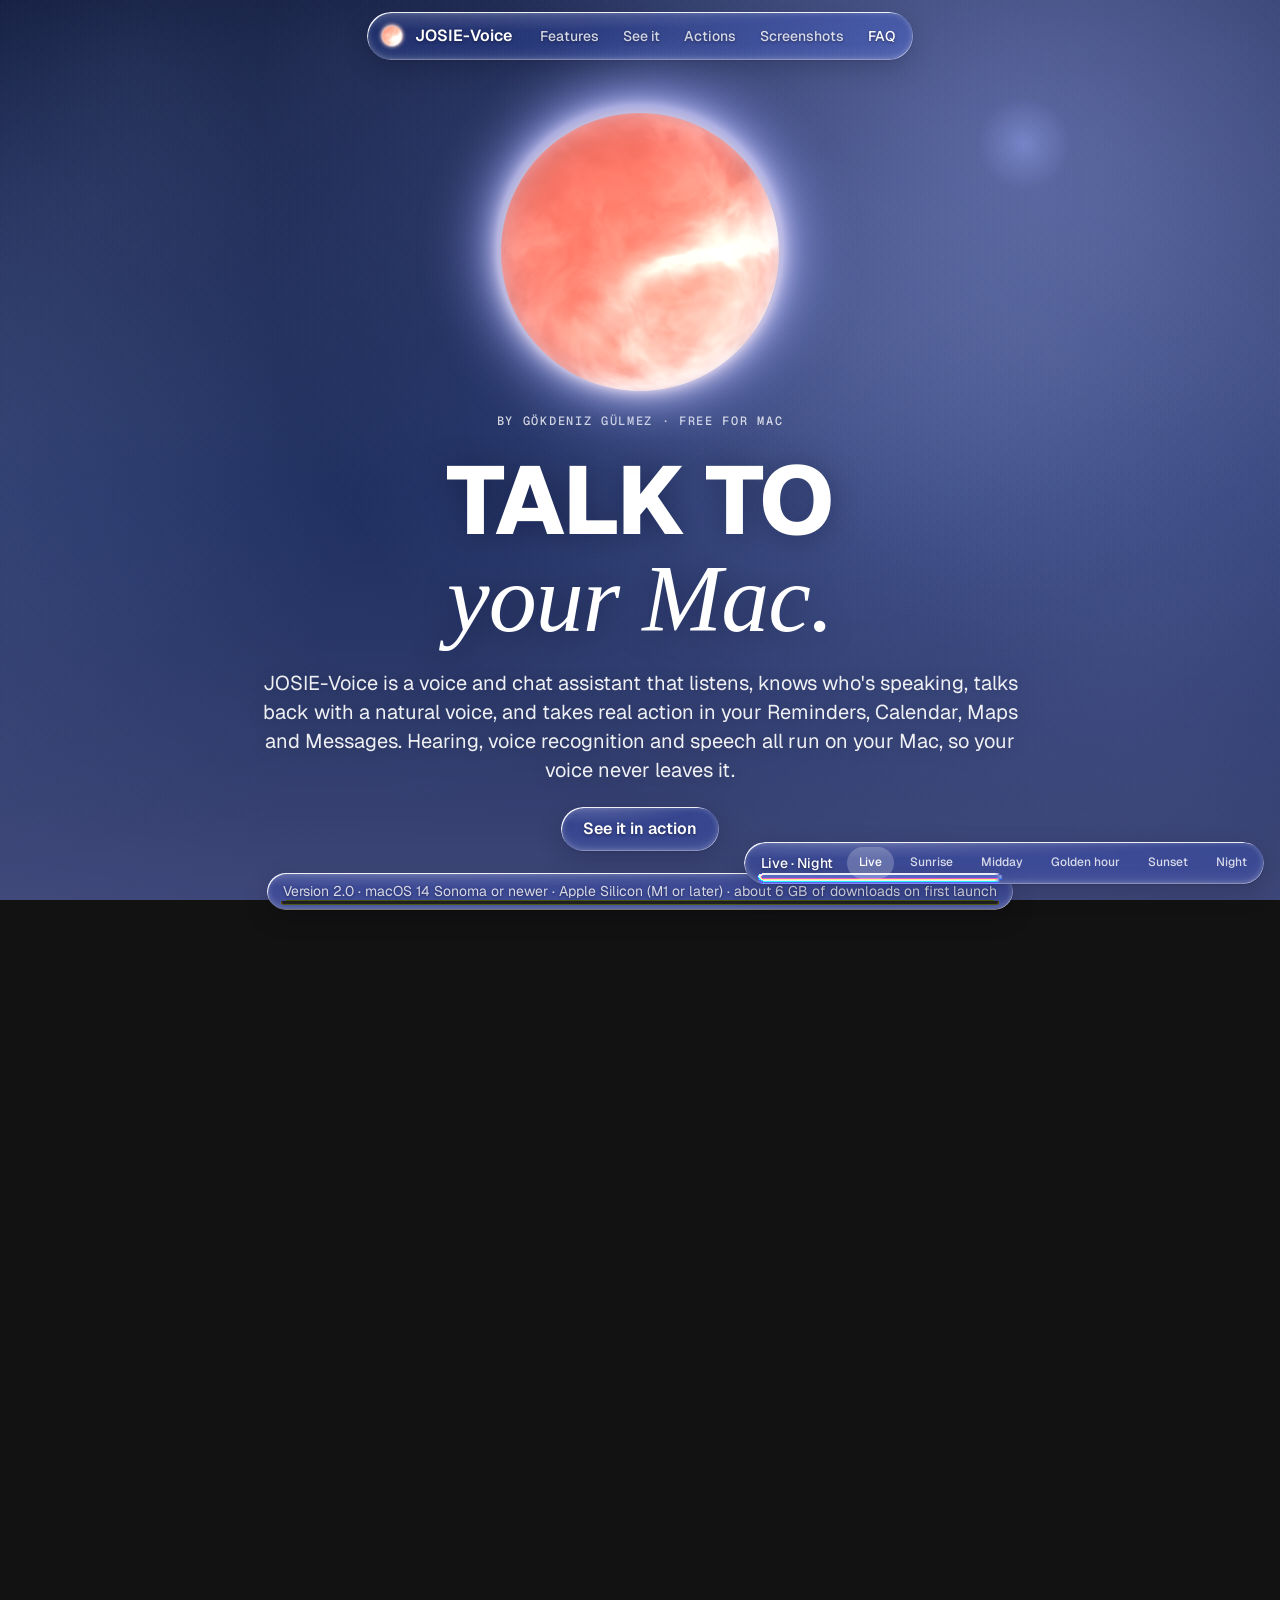
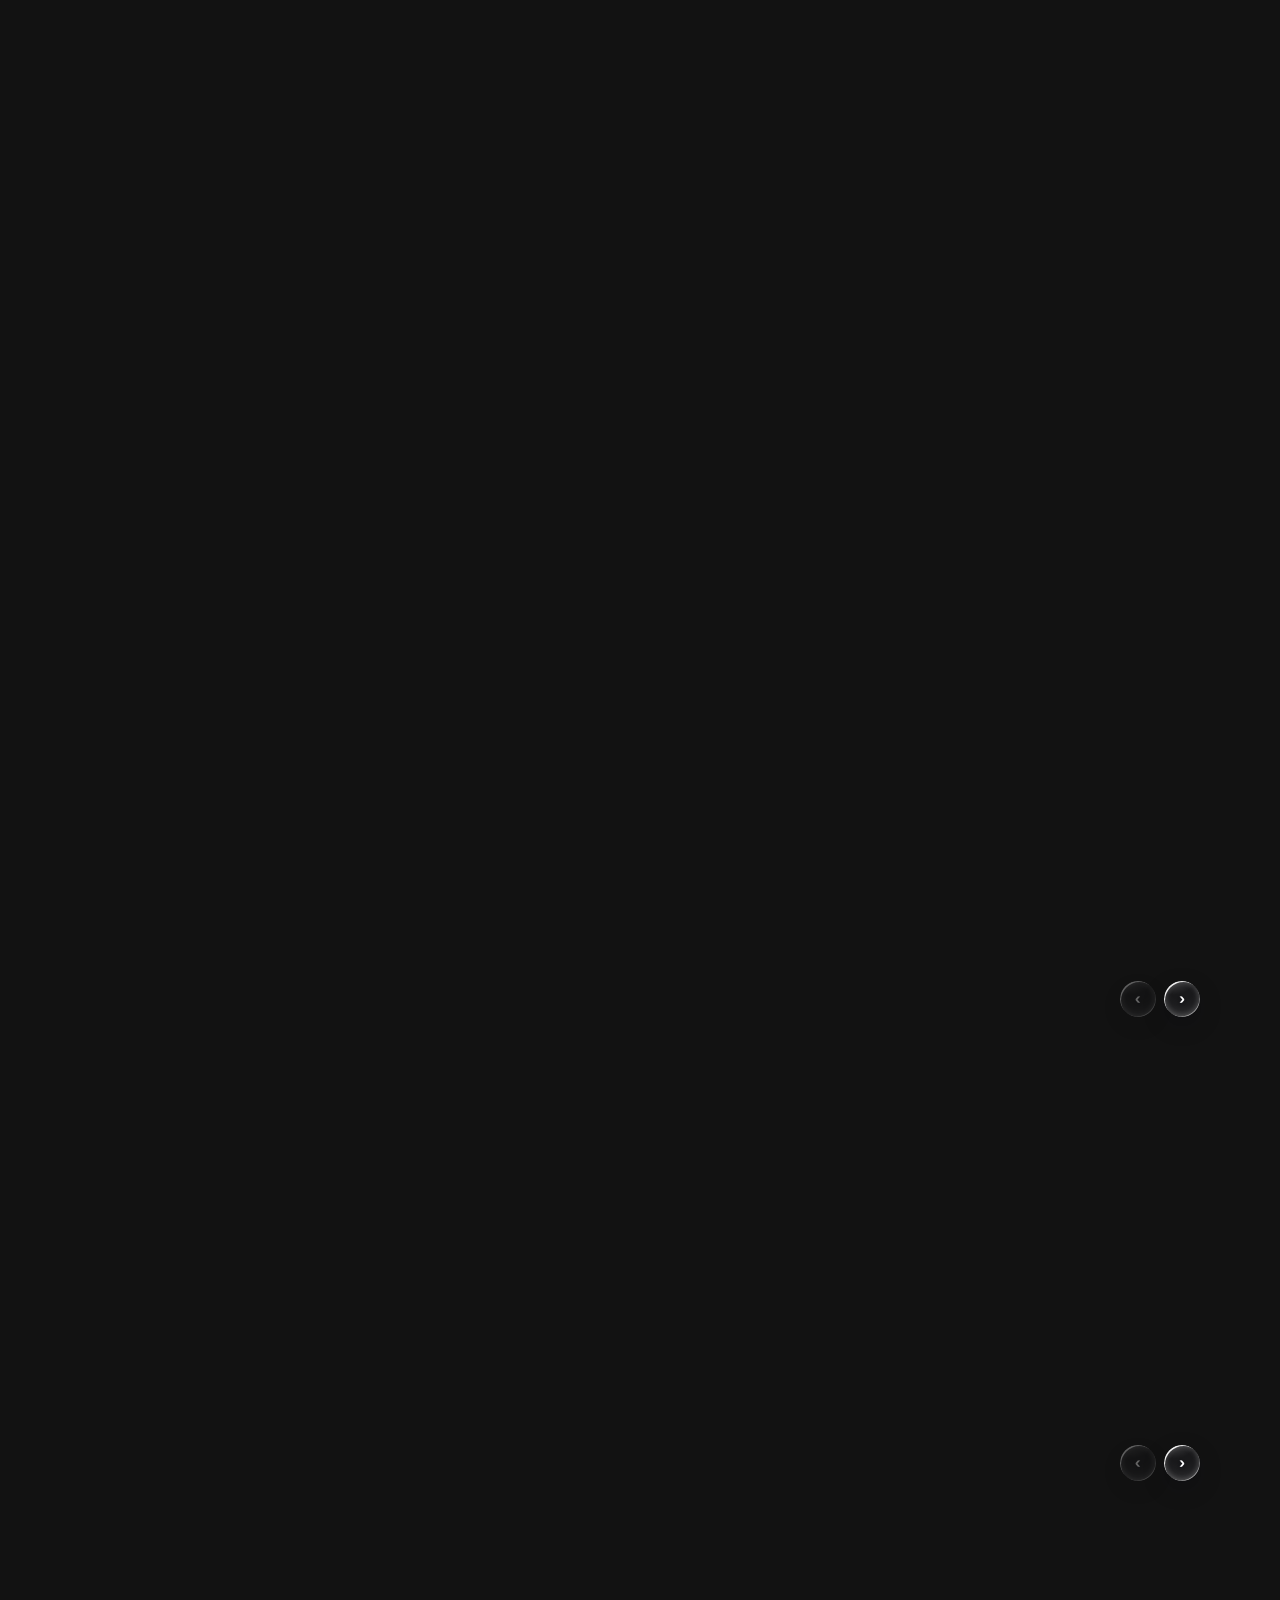
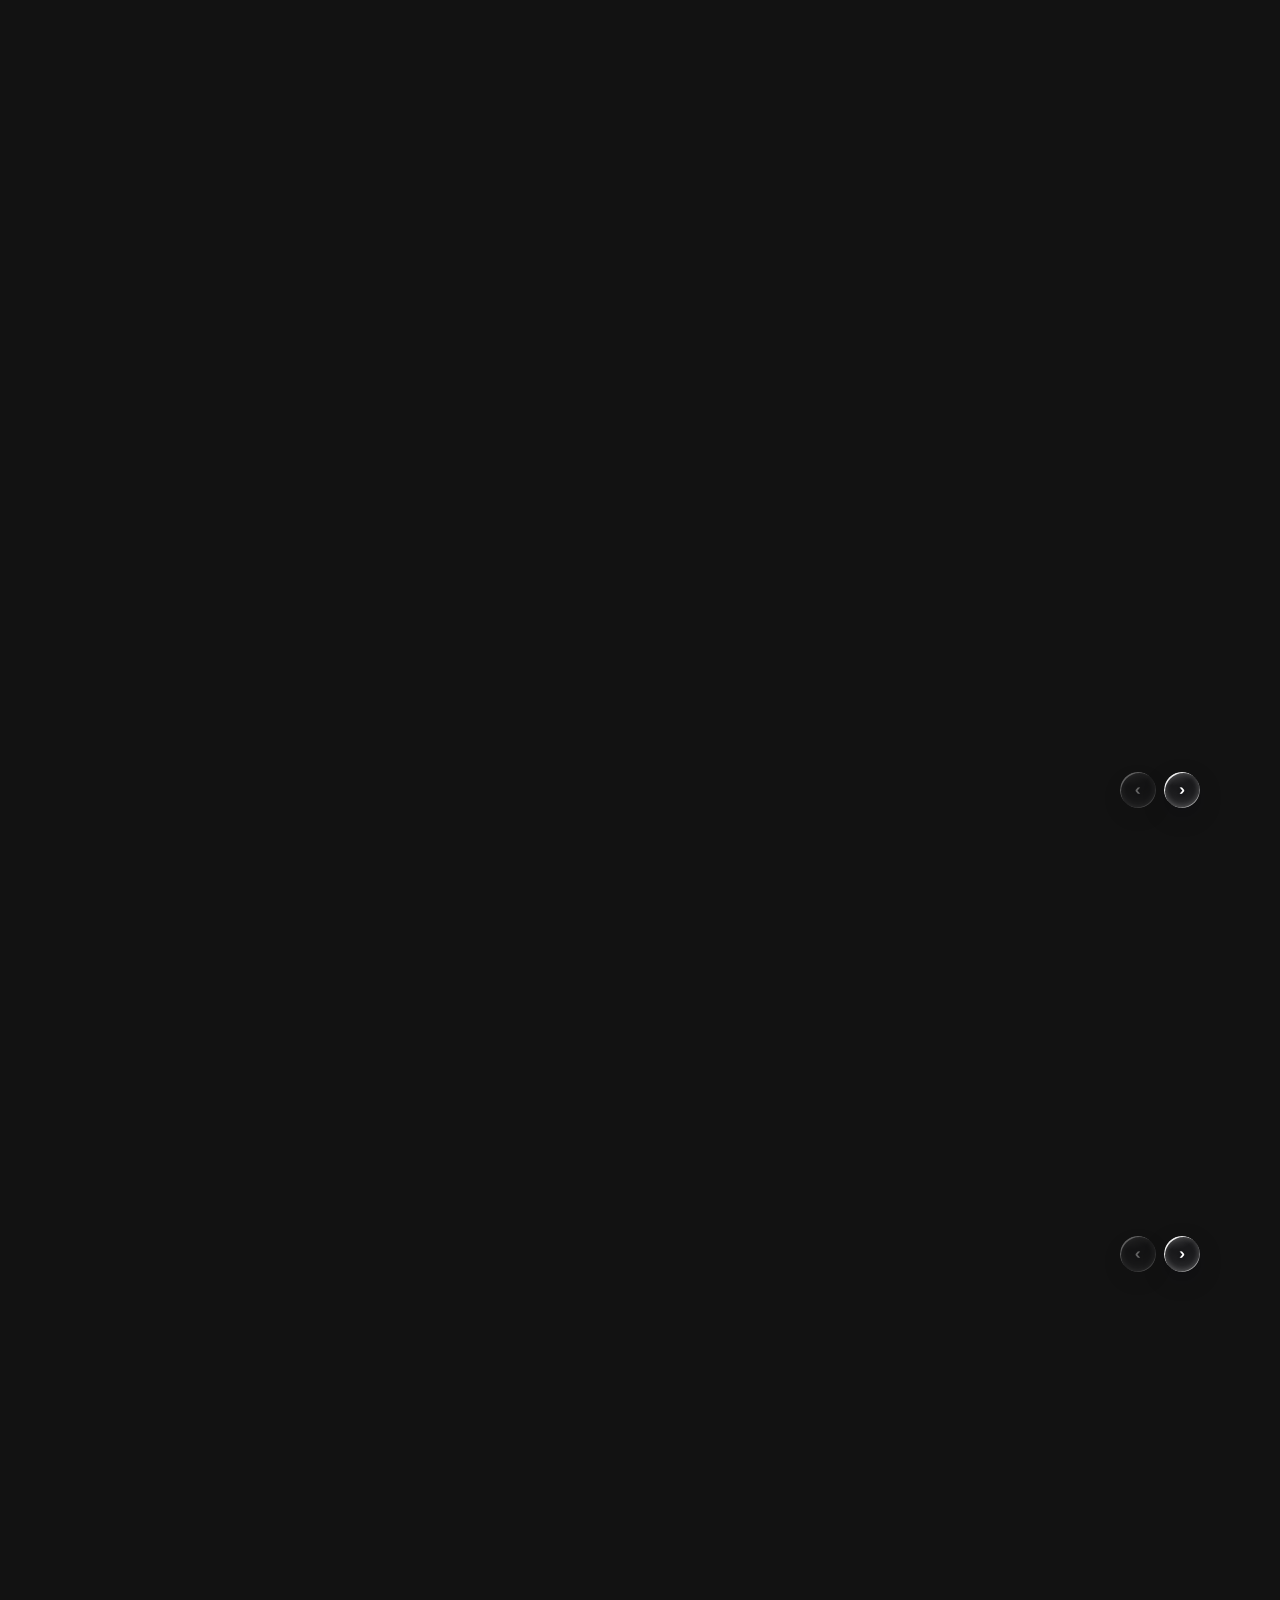
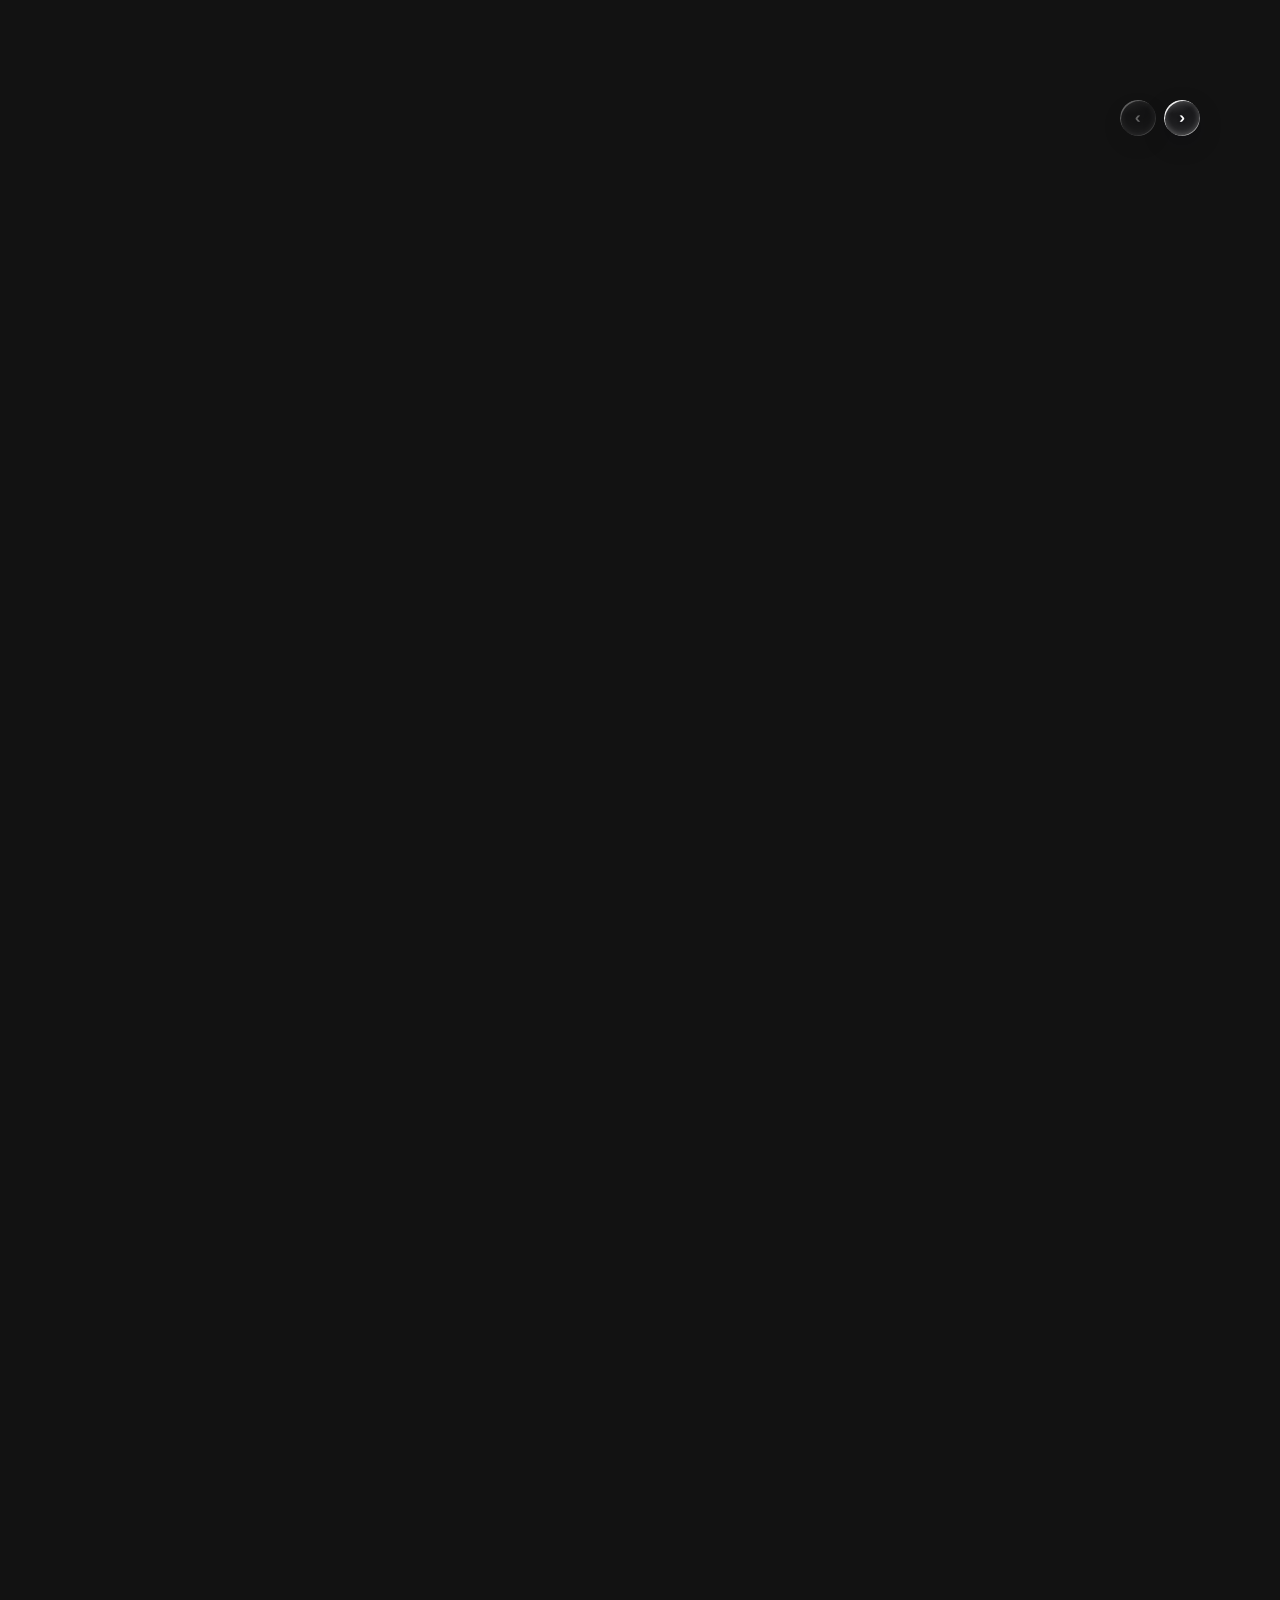
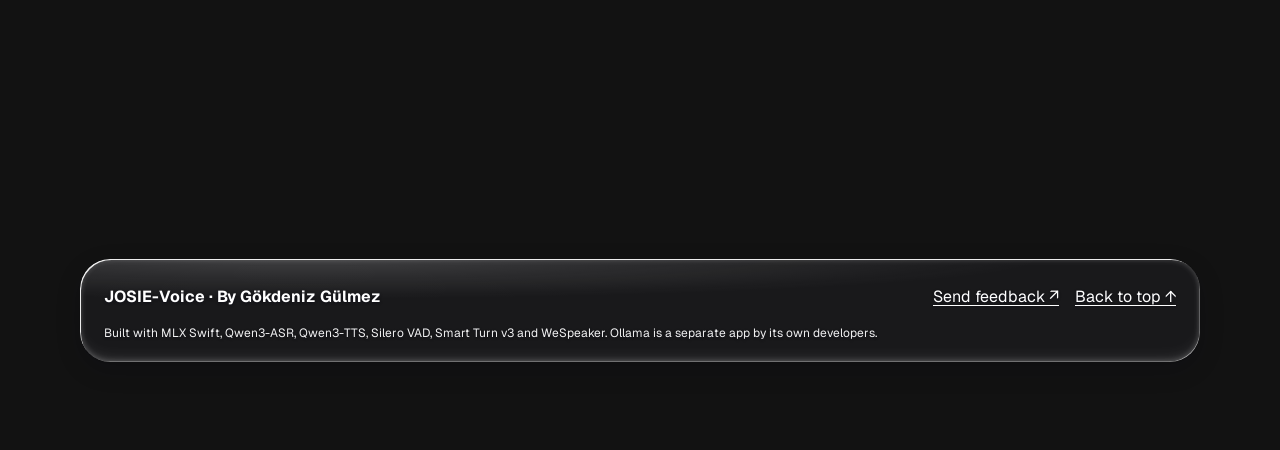
<file: index.html>
<!doctype html>
<html lang="en" data-theme="dark">
  <head>
    <meta charset="utf-8" />
    <meta name="viewport" content="width=device-width, initial-scale=1" />
    <title>JOSIE-Voice · Talk to your Mac</title>
    <link rel="icon" href="logo.png" />
    <link rel="preconnect" href="https://fonts.googleapis.com" />
    <link rel="preconnect" href="https://fonts.gstatic.com" crossorigin />
    <link
      rel="stylesheet"
      href="https://fonts.googleapis.com/css2?family=Geist:wght@400;500;600&family=Geist+Mono:wght@400&display=swap"
    />
    <link rel="stylesheet" href="styles.css" />
    <link rel="stylesheet" href="hero.css" />
    <style>
      :root, :root[data-theme] {
        color-scheme: dark;
        --text-primary: #fff;
        --text-secondary: rgb(255 255 255 / 0.8);
        --stroke-secondary: rgb(255 255 255 / 0.14);
        --x-sans: -apple-system, BlinkMacSystemFont, "SF Pro Display", var(--sans);
        --x-serif: "New York", ui-serif, "Iowan Old Style", Georgia, serif;
        --glass-dim: 0.3;
        --orb-glow: 255 170 120;
        --x-orange: #ff7a45;
      }
      html, body { background: transparent; }
      body { font-family: var(--x-sans); }
      /* sky: a fixed layer at z 0 with a CSS gradient under the canvas, content raised to z 1 */
      #sky {
        --sky-top: rgb(4 9 28); --sky-mid: rgb(10 22 54); --sky-hor: rgb(24 36 82);
        position: fixed; top: 0; right: 0; bottom: 0; left: 0; inset: 0; z-index: 0; pointer-events: none; overflow: hidden;
        background-color: #0b1a3a;
        background-image: linear-gradient(180deg, var(--sky-top) 0%, var(--sky-mid) 55%, var(--sky-hor) 100%);
      }
      #sky canvas { position: absolute; top: 0; left: 0; display: block; max-width: none; }
      .page { position: relative; z-index: 1; }
      .x-hero > * { position: relative; }
      /* Liquid Glass: clear, not frosted. The backdrop is bent at the rounded edges by a per-size SVG
         displacement map (made in JS, Chromium), with a slight colour split, then a bright specular rim.
         Other browsers get a very light blur instead. */
      .x-glass {
        position: relative;
        isolation: isolate;
        background: transparent;
        border: 0;
        border-radius: var(--r-l);
        box-shadow: 0 8px 24px rgb(0 0 20 / 0.18), 0 1px 2px rgb(0 0 20 / 0.12);
        text-shadow: 0 1px 3px rgb(0 0 20 / 0.45);
      }
      .x-glass p, .x-glass li, .x-glass small { color: rgb(255 255 255 / 0.94); }
      .x-glass::before,
      .x-glass::after { content: ""; position: absolute; inset: 0; border-radius: inherit; pointer-events: none; }
      .x-glass::before {
        z-index: -2;
        -webkit-backdrop-filter: blur(1.5px) saturate(150%) brightness(1.06);
        backdrop-filter: blur(1.5px) saturate(150%) brightness(1.06);
      }
      .x-glass.is-liquid::before { backdrop-filter: var(--lg-filter) saturate(150%) brightness(1.06); }
      .x-glass::after {
        z-index: -1;
        background:
          radial-gradient(120% 70% at 20% 0%, rgb(255 255 255 / 0.16), transparent 55%),
          linear-gradient(rgb(255 255 255 / 0.03), rgb(255 255 255 / 0.03)),
          rgb(8 14 34 / calc(var(--glass-dim) * 0.22));
        box-shadow:
          inset 1.5px 1.5px 0 -0.5px rgb(255 255 255 / 0.9),
          inset -1px -1px 0 -0.5px rgb(255 255 255 / 0.45),
          inset 0 0 6px rgb(255 255 255 / 0.28),
          inset 0 -10px 18px -12px rgb(255 255 255 / 0.25);
      }
      a.x-glass, button.x-glass, .x-chip.x-glass { transition: transform 0.4s cubic-bezier(0.175, 0.885, 0.32, 2.2); }
      a.x-glass:hover, button.x-glass:not(:disabled):hover { transform: scale(1.05); }
      a.x-glass:active, button.x-glass:not(:disabled):active { transform: scale(0.95); }
      @media (prefers-reduced-motion: reduce) { a.x-glass, button.x-glass, .x-chip.x-glass { transition: none; } }
      /* type */
      .x-h { font-family: var(--x-sans); font-size: clamp(34px, 6vw, 64px); line-height: 1.02; letter-spacing: -0.01em; text-shadow: 0 2px 30px rgb(0 0 30 / 0.35); }
      .x-h b { display: block; font-weight: 800; text-transform: uppercase; }
      .x-h i { display: block; font-family: var(--x-serif); font-weight: 400; }
      .x-eye { font: var(--type-tag); text-transform: uppercase; letter-spacing: 0.14em; color: var(--text-secondary); margin-bottom: 14px; }
      .x-lede { font-size: var(--size-lede); line-height: 1.45; max-width: 60ch; color: rgb(255 255 255 / 0.92); text-shadow: 0 1px 16px rgb(0 0 30 / 0.3); }
      .x-num { font: var(--type-tag); letter-spacing: 0.12em; color: var(--text-secondary); }
      /* buttons */
      .x-btns { display: flex; flex-wrap: wrap; gap: 10px; }
      .x-btn { display: inline-flex; align-items: center; gap: 8px; min-height: var(--tap); padding: 10px 22px; border-radius: var(--r-pill); font: var(--type-body-strong); font-family: var(--x-sans); color: #fff; text-decoration: none; cursor: pointer; transition: transform var(--dur-quick) var(--ease-out); }
      .x-btn:hover { transform: translateY(-1px); }
      .x-btn--primary { background: linear-gradient(180deg, #ff9466, var(--x-orange)); color: #2a0e02; border: 1px solid rgb(255 220 200 / 0.7); box-shadow: inset 0 1px 0 rgb(255 255 255 / 0.5), 0 8px 28px rgb(255 122 69 / 0.4); }
      .x-btn--sm { min-height: 36px; padding: 6px 16px; font: var(--type-label); }
      .x-link { color: #fff; text-underline-offset: 3px; text-decoration-color: rgb(255 255 255 / 0.5); }
      /* nav */
      .x-nav { position: sticky; top: 12px; z-index: 20; justify-self: center; display: flex; align-items: center; gap: 4px; padding: 6px; border-radius: var(--r-pill); max-width: 100%; }
      .x-brand { display: flex; align-items: center; gap: 8px; min-height: 36px; padding: 0 12px 0 4px; font-weight: 600; color: #fff; text-decoration: none; white-space: nowrap; }
      .x-brand img { width: 30px; height: 30px; }
      .x-nav nav { display: flex; }
      .x-nav nav a { padding: 8px 12px; border-radius: var(--r-pill); font: var(--type-label); color: var(--text-secondary); text-decoration: none; }
      .x-nav nav a:hover { color: #fff; background: rgb(255 255 255 / 0.12); }
      @media (max-width: 720px) { .x-nav nav { display: none; } .x-btn--sm { min-height: var(--tap); } }
      /* layout */
      .x-sec { padding-block: clamp(56px, 9vw, 110px) 0; scroll-margin-top: 80px; }
      .x-sec > .x-lede { margin-top: 20px; }
      .x-sec > * + .x-grid, .x-sec > * + .x-panel { margin-top: 32px; }
      .x-grid { display: grid; gap: 16px; grid-template-columns: repeat(auto-fit, minmax(min(100%, 250px), 1fr)); }
      .x-grid--2 { grid-template-columns: repeat(auto-fit, minmax(min(100%, 420px), 1fr)); }
      .x-card { padding: 24px; }
      .x-card h3 { font: var(--type-heading); margin: 12px 0 6px; }
      .x-card p { color: var(--text-secondary); font-size: var(--size-small); line-height: 1.45; }
      .x-card svg { width: 28px; height: 28px; fill: none; stroke: #fff; stroke-width: 1.6; stroke-linecap: round; stroke-linejoin: round; }
      .x-card .x-num { float: right; }
      /* hero */
      .x-hero { text-align: center; display: grid; justify-items: center; gap: 22px; padding-top: clamp(32px, 6vw, 64px); }
      .x-orb { position: relative; width: clamp(180px, 26vw, 280px); aspect-ratio: 1; }
      .x-orb::before { content: ""; position: absolute; inset: -45%; border-radius: 50%; background: radial-gradient(circle, rgb(var(--orb-glow) / 0.75), rgb(var(--orb-glow) / 0.25) 40%, transparent 68%); animation: x-breathe 5s ease-in-out infinite; }
      .x-orb img { position: relative; width: 100%; height: 100%; animation: x-float 5s ease-in-out infinite; }
      .x-orb__gl { display: none; position: absolute; left: -35%; top: -35%; width: 170%; height: 170%; max-width: none; pointer-events: none; }
      .x-orb.is-gl .x-orb__gl { display: block; }
      .x-orb.is-gl img, .x-orb.is-gl::before { display: none; }
      @keyframes x-breathe { 50% { transform: scale(1.14); opacity: 0.7; } }
      @keyframes x-float { 50% { transform: scale(1.03); } }
      /* hero orb docks into the top-left corner while scrolling */
      .x-orb-slot { width: clamp(180px, 26vw, 280px); aspect-ratio: 1; }
      .x-orb--hero { width: 100%; height: 100%; }
      .x-orb--hero.is-docked { position: fixed; top: 0; left: 0; z-index: 30; transform-origin: 0 0; cursor: pointer; will-change: transform; }
      .x-orb--hero.is-moving { transition: transform 0.7s cubic-bezier(0.32, 0.72, 0, 1); }
      .x-orb--hero.is-docked:focus-visible { outline: 3px solid #fff; outline-offset: 6px; border-radius: 50%; }
      .x-hero .x-lede { margin-inline: auto; }
      .x-hero .x-btns { justify-content: center; }
      .x-meta { font: var(--type-small); color: var(--text-secondary); padding: 8px 16px; border-radius: var(--r-pill); }
      .x-phone { display: none; padding: 12px 18px; border-radius: var(--r-pill); font: var(--type-label); }
      @media (max-width: 760px), (hover: none) and (pointer: coarse) { .x-phone { display: block; } }
      /* gallery: screenshots and clips shown as floating app windows */
      .x-shot { margin: 0; min-width: 0; }
      .x-shot > .x-zoom, .x-shot > video {
        display: block; position: relative; overflow: hidden; border-radius: 14px;
        background: rgb(255 255 255 / 0.06);
        box-shadow: 0 0 0 1px rgb(255 255 255 / 0.16), 0 2px 6px rgb(0 0 20 / 0.16), 0 30px 60px -26px rgb(0 0 30 / 0.65);
        transition: transform 0.5s var(--ease-out), box-shadow 0.5s var(--ease-out);
      }
      .x-shot img, .x-shot video { display: block; width: 100%; aspect-ratio: 16 / 10; object-fit: cover; }
      .x-shot > .x-zoom::after { content: ""; position: absolute; inset: 0; border-radius: inherit; pointer-events: none; box-shadow: inset 0 1px 0 rgb(255 255 255 / 0.22); }
      @media (hover: hover) {
        .x-shot > .x-zoom:hover { transform: translateY(-4px); box-shadow: 0 0 0 1px rgb(255 255 255 / 0.26), 0 4px 10px rgb(0 0 20 / 0.18), 0 40px 70px -26px rgb(0 0 30 / 0.75); }
      }
      .x-shot figcaption { padding: 14px 2px 0; font: var(--type-small); line-height: 1.4; color: rgb(255 255 255 / 0.88); text-wrap: pretty; }
      .x-grid--videos { margin-top: 28px; gap: 36px 28px; }
      .x-grid--showcase { grid-template-columns: repeat(2, minmax(0, 1fr)); }
      .x-grid--showcase > .x-shot:first-child { grid-column: 1 / -1; }
      .x-grid--showcase > .x-shot:first-child figcaption { font: var(--type-label); text-align: center; }
      @media (max-width: 700px) { .x-grid--showcase { grid-template-columns: 1fr; } }
      .x-note { margin-top: 12px; font: var(--type-label); color: rgb(255 255 255 / 0.7); }
      .x-grid--pair { grid-template-columns: repeat(auto-fit, minmax(min(100%, 420px), 1fr)); }
      .x-grid--feat { margin-top: 36px; gap: 36px 28px; }
      .x-grid--feat > .x-shot--wide { grid-column: 1 / -1; }
      .x-grid--feat > .x-shot--wide video { aspect-ratio: 8 / 3; }
      /* screenshot gallery */
      .x-gnav { display: flex; flex-wrap: wrap; gap: 8px; margin-top: 24px; }
      .x-gnav .x-chip { min-height: 36px; padding: 6px 14px; }
      .x-gh { margin-top: 56px; font-family: var(--x-serif); font-style: italic; font-weight: 400; font-size: clamp(26px, 3.4vw, 36px); scroll-margin-top: 80px; }
      .x-gsub { margin: 36px 0 4px; font: var(--type-tag); text-transform: uppercase; letter-spacing: 0.14em; color: var(--text-secondary); scroll-margin-top: 80px; }
      .x-gh + .x-gsub { margin-top: 14px; }
      /* each group is a sideways rail of large shots, the next one peeking in */
      .x-rail { position: relative; }
      .x-grid--shots {
        display: grid; grid-template-columns: none; grid-auto-flow: column; grid-auto-columns: min(84%, 500px); gap: 28px;
        overflow-x: auto; overscroll-behavior-x: contain; scroll-snap-type: x mandatory; scroll-behavior: smooth;
        margin-inline: -24px; padding: 18px 24px 44px; scroll-padding-inline: 24px; scrollbar-width: none;
      }
      .x-grid--shots::-webkit-scrollbar { display: none; }
      .x-grid--shots:focus-visible { outline: 2px solid rgb(255 255 255 / 0.7); outline-offset: -6px; border-radius: 18px; }
      .x-grid--shots > .x-shot { scroll-snap-align: start; }
      .x-rail-btns { position: absolute; top: -40px; right: 0; display: flex; gap: 8px; }
      .x-rail-btn { width: 36px; height: 36px; display: grid; place-items: center; padding: 0; border-radius: 50%; color: #fff; cursor: pointer; font: 600 16px/1 var(--sans); }
      .x-rail-btn:disabled { opacity: 0.35; cursor: default; }
      .x-rail-btn:focus-visible { outline: 2px solid #fff; outline-offset: 2px; }
      .x-rail--static .x-rail-btns { display: none; }
      @media (pointer: coarse) { .x-rail-btns { display: none; } }
      @media (prefers-reduced-motion: reduce) { .x-grid--shots { scroll-behavior: auto; } .x-shot > .x-zoom, .x-shot > video { transition: none; } }
      .x-zoom { display: block; border-radius: inherit; cursor: zoom-in; }
      .x-zoom:focus-visible { outline: 2px solid #fff; outline-offset: 3px; }
      .x-phones-grid { display: grid; gap: 32px 28px; grid-template-columns: repeat(auto-fill, minmax(min(44%, 200px), 240px)); margin-top: 16px; }
      .x-phone-shot { margin: 0; }
      .x-phone-frame { border-radius: 16% / 8%; }
      .x-phone-frame img { width: 100%; aspect-ratio: 1383 / 2760; object-fit: contain; filter: drop-shadow(0 14px 30px rgb(0 0 20 / 0.35)); }
      .x-phone-shot figcaption { margin-top: 10px; padding-inline: 4px; font: var(--type-small); color: rgb(255 255 255 / 0.9); }
      /* actions */
      .x-act { display: grid; grid-template-columns: minmax(0, 1fr) minmax(0, 1.15fr); gap: 40px; align-items: center; margin-top: 32px; }
      .x-act-list { list-style: none; margin: 0; padding: 0; display: grid; gap: 12px; }
      .x-act-row { display: flex; gap: 16px; align-items: flex-start; padding: 18px 20px; }
      .x-act-ic { flex: none; width: 40px; height: 40px; display: grid; place-items: center; border-radius: 12px; background: rgb(255 255 255 / 0.14); box-shadow: inset 0 1px 0 rgb(255 255 255 / 0.25); }
      .x-act-ic svg { width: 22px; height: 22px; fill: none; stroke: #fff; stroke-width: 1.7; stroke-linecap: round; stroke-linejoin: round; }
      .x-act-row h3 { font: var(--type-tag); text-transform: uppercase; letter-spacing: 0.12em; color: var(--text-secondary); }
      .x-act-row q { display: block; margin: 4px 0 4px; font-family: var(--x-serif); font-style: italic; font-size: clamp(17px, 1.6vw, 20px); line-height: 1.3; color: #fff; }
      .x-act-row q::before { content: "\201C"; } .x-act-row q::after { content: "\201D"; }
      .x-act-row p { font-size: var(--size-small); line-height: 1.4; color: rgb(255 255 255 / 0.82); }
      .x-act-trust { list-style: none; margin: 28px 0 0; padding: 0; display: flex; flex-wrap: wrap; gap: 10px 24px; font: var(--type-small); color: rgb(255 255 255 / 0.85); }
      .x-act-trust li { display: flex; align-items: center; gap: 8px; }
      .x-act-trust li::before { content: ""; width: 16px; height: 16px; flex: none; border-radius: 50%; background: rgb(74 222 128 / 0.9) url("data:image/svg+xml,%3Csvg xmlns='http://www.w3.org/2000/svg' viewBox='0 0 16 16'%3E%3Cpath d='M4.5 8.2l2.2 2.2 4.8-4.8' fill='none' stroke='%23fff' stroke-width='1.8' stroke-linecap='round' stroke-linejoin='round'/%3E%3C/svg%3E") center / 100% no-repeat; }
      @media (max-width: 900px) { .x-act { grid-template-columns: 1fr; gap: 28px; } }
      /* lightbox */
      .x-lb { border: 0; padding: 0; background: transparent; max-width: 96vw; max-height: 94vh; overflow: visible; }
      .x-lb::backdrop { background: rgb(2 6 20 / 0.82); -webkit-backdrop-filter: blur(6px); backdrop-filter: blur(6px); }
      .x-lb img { max-width: 96vw; max-height: 86vh; width: auto; height: auto; border-radius: 14px; box-shadow: 0 20px 60px rgb(0 0 0 / 0.5); }
      .x-lb p { margin-top: 10px; text-align: center; font: var(--type-small); color: #fff; max-width: 80ch; margin-inline: auto; }
      .x-lb button { position: absolute; top: -14px; right: -14px; width: var(--tap); height: var(--tap); border-radius: 50%; border: 1px solid rgb(255 255 255 / 0.4); background: rgb(12 20 42 / 0.8); color: #fff; font-size: 22px; cursor: pointer; }
      /* install */
      .x-panel { padding: clamp(20px, 3vw, 32px); }
      .x-panel > h3 { font: var(--type-heading); margin-bottom: 4px; }
      .x-steps { display: grid; gap: 16px; margin-top: 16px; }
      .x-step { display: grid; grid-template-columns: 88px minmax(0, 1fr); gap: 12px 24px; padding: clamp(20px, 3vw, 32px); }
      .x-step__n { font: 300 56px/1 var(--x-sans); }
      .x-step h3 { font-family: var(--x-serif); font-style: italic; font-weight: 400; font-size: 26px; margin-bottom: 8px; }
      .x-step p, .x-step li { color: rgb(255 255 255 / 0.9); line-height: 1.5; }
      .x-step p + * { margin-top: 12px; }
      .x-step ol { margin: 8px 0 0; padding-left: 22px; display: grid; gap: 8px; }
      .x-step .callout { max-width: 560px; }
      @media (max-width: 600px) { .x-step { grid-template-columns: 1fr; } .x-step__n { font-size: 40px; } }
      .x-finish { margin-top: 16px; padding: 28px; text-align: center; font-family: var(--x-serif); font-style: italic; font-size: clamp(22px, 3vw, 30px); }
      /* faq */
      .x-faq { display: grid; gap: 10px; margin-top: 32px; }
      .x-faq summary { list-style: none; cursor: pointer; display: flex; justify-content: space-between; align-items: center; gap: 16px; min-height: var(--tap); padding: 16px 22px; font: var(--type-body-strong); }
      .x-faq summary::-webkit-details-marker { display: none; }
      .x-faq summary::after { content: "+"; font-size: 22px; font-weight: 300; transition: transform var(--dur-quick) var(--ease-out); }
      .x-faq details[open] summary::after { transform: rotate(45deg); }
      .x-faq details p { padding: 0 22px 18px; color: var(--text-secondary); line-height: 1.5; max-width: 70ch; }
      /* family */
      .x-family { display: grid; grid-template-columns: 200px minmax(0, 1fr); gap: 28px; align-items: center; padding: clamp(24px, 4vw, 40px); border-radius: var(--r-xl); }
      .x-family .x-orb--sm { width: min(160px, 100%); justify-self: center; }
      .x-family p { font-size: var(--size-lede); line-height: 1.45; margin-bottom: 18px; }
      .x-chip { display: inline-flex; align-items: center; min-height: var(--tap); padding: 8px 16px; border-radius: var(--r-pill); color: #fff; text-decoration: none; font: var(--type-label); }
      @media (max-width: 700px) { .x-family { grid-template-columns: 1fr; text-align: center; } .x-family .x-orb--sm { width: 140px; margin-inline: auto; } .x-family .x-btns { justify-content: center; } }
      .x-cta { text-align: center; display: grid; justify-items: center; gap: 24px; }
      /* footer */
      .x-foot { margin-top: clamp(56px, 8vw, 96px); padding: 16px 24px 20px; display: grid; gap: 6px; border-radius: var(--r-xl); }
      .x-foot__row { display: flex; flex-wrap: wrap; justify-content: space-between; align-items: center; gap: 4px 20px; }
      .x-foot__row div { display: flex; gap: 16px; flex-wrap: wrap; }
      .x-foot a { color: #fff; text-underline-offset: 3px; display: inline-flex; align-items: center; min-height: var(--tap); }
      .x-foot .fineprint { font-size: var(--size-caption); }
      /* sky clock */
      .x-clock { position: fixed; right: 16px; bottom: 16px; z-index: 30; display: flex; align-items: center; gap: 4px; padding: 5px; border-radius: var(--r-pill); max-width: calc(100vw - 32px); overflow-x: auto; scrollbar-width: none; }
      .x-clock__name { padding: 0 10px 0 12px; font: var(--type-label); white-space: nowrap; }
      .x-clock button { flex: none; min-height: 32px; padding: 6px 12px; border: 0; border-radius: var(--r-pill); background: transparent; color: var(--text-secondary); font: var(--type-tag); font-family: var(--x-sans); cursor: pointer; transition: background var(--dur-quick) ease; }
      .x-clock button:hover { color: #fff; }
      .x-clock button[aria-pressed="true"] { background: rgb(255 255 255 / 0.22); color: #fff; }
      @media (pointer: coarse), (max-width: 760px) { .x-clock button { min-height: var(--tap); } }
      @media (max-width: 760px) { .x-clock { left: 16px; right: 16px; } .page { padding-bottom: 96px; } }
      /* reveal */
      .js .x-reveal { opacity: 0; transform: translateY(36px) scale(0.98); transition: opacity 0.9s var(--ease-out), transform 1.1s var(--ease-out); transition-delay: calc(var(--i, 0) * 70ms); }
      .js .x-reveal.is-past { transform: translateY(-36px) scale(0.98); }
      .js .x-reveal.is-in { opacity: 1; transform: none; }
      /* smooth scroll (Lenis, via Locomotive Scroll) */
      html.lenis, html.lenis body { height: auto; }
      .lenis:not(.lenis-autoToggle).lenis-stopped { overflow: clip; }
      .lenis [data-lenis-prevent] { overscroll-behavior: contain; }
      .lenis.lenis-smooth iframe { pointer-events: none; }
      .lenis.lenis-smooth { scroll-behavior: auto !important; }
      @media (prefers-reduced-motion: reduce) {
        .js .x-reveal { opacity: 1; transform: none; transition: none; }
        .x-orb::before, .x-orb img { animation: none; }
        .x-btn, .x-clock button { transition: none; }
      }
    </style>
  </head>
  <body>
    <svg id="x-lg-defs" width="0" height="0" style="position:absolute" aria-hidden="true" focusable="false">
    </svg>
    <div id="sky" aria-hidden="true"><canvas></canvas></div>
    <div class="page" id="top">
      <header class="x-nav x-glass">
        <a class="x-brand" href="#top"><img src="logo.png" alt="" />JOSIE-Voice</a>
        <nav aria-label="Sections">
          <a href="#features">Features</a><a href="#see">See it</a><a href="#actions">Actions</a><a href="#gallery">Screenshots</a><a href="#faq">FAQ</a>
        </nav>
      </header>

      <main class="main">
        <section class="x-hero">
          <div class="x-orb-slot"><div class="x-orb x-orb--hero" role="img" aria-label="The JOSIE orb"><canvas class="x-orb__gl" aria-hidden="true"></canvas><img src="logo.png" alt="" /></div></div>
          <p class="x-eye">By Gökdeniz Gülmez · Free for Mac</p>
          <h1 class="x-h" data-scroll data-scroll-speed="0.12"><b>Talk to</b><i>your Mac.</i></h1>
          <p class="x-lede">JOSIE-Voice is a voice and chat assistant that listens, knows who's speaking, talks back with a natural voice, and takes real action in your Reminders, Calendar, Maps and Messages. Hearing, voice recognition and speech all run on your Mac, so your voice never leaves it.</p>
          <div class="x-btns">
            <a class="x-btn x-glass" href="#see">See it in action</a>
          </div>
          <p class="x-meta x-glass">Version 2.0 · macOS 14 Sonoma or newer · Apple Silicon (M1 or later) · about 6 GB of downloads on first launch</p>
        </section>

        <section class="x-sec" id="see">
          <p class="x-eye x-reveal">01 · Two ways to use it</p>
          <h2 class="x-h x-reveal"><b>Talk or</b><i>type.</i></h2>
          <p class="x-lede x-reveal">Switch between Voice and Chat with one tap. It's the same conversation either way: start a call, hang up, keep typing, and JOSIE remembers it all.</p>
          <div class="x-grid x-grid--videos x-grid--showcase">
            <figure class="x-shot x-reveal"><video autoplay muted loop playsinline preload="metadata" poster="videos/josie-mac-call-poster.jpg" aria-label="Voice call on the Mac: the orb moves from listening to thinking, a tool call and speaking while the new turn and JOSIE's reply stream into the transcript"><source src="videos/josie-mac-call.webm" type="video/webm" /><source src="videos/josie-mac-call.mp4" type="video/mp4" /></video><figcaption>A voice call with the live transcript. (mockup)</figcaption></figure>
            <figure class="x-shot x-reveal"><video autoplay muted loop playsinline preload="metadata" poster="videos/josie-transcript-morph-poster.jpg" aria-label="Turning the transcript on and off during a call: the orb glides up and shrinks, the controls grow into a glass capsule and the bubbles rise in, then it folds back"><source src="videos/josie-transcript-morph.webm" type="video/webm" /><source src="videos/josie-transcript-morph.mp4" type="video/mp4" /></video><figcaption>Show or hide the transcript mid-call. (mockup)</figcaption></figure>
            <figure class="x-shot x-reveal"><video autoplay muted loop playsinline preload="metadata" poster="videos/josie-sky-day-night-poster.jpg" aria-label="The sky behind the orb running through one day: afternoon, golden hour, a starry night and dawn"><source src="videos/josie-sky-day-night.webm" type="video/webm" /><source src="videos/josie-sky-day-night.mp4" type="video/mp4" /></video><figcaption>The sky follows the time of day, stars at night. (mockup)</figcaption></figure>
          </div>
          <p class="x-note x-reveal">Clips and screenshots marked "mockup" are rendered from the app's source with demo content, not screen recordings. <a class="x-link" href="#gallery">See every screen ↓</a></p>
        </section>

        <section class="x-sec" id="actions">
          <p class="x-eye x-reveal">02 · Gets things done</p>
          <h2 class="x-h x-reveal"><b>Not just</b><i>talk.</i></h2>
          <p class="x-lede x-reveal">JOSIE works with the Apple apps you already use. Ask out loud and it really happens: the reminder is in Reminders, the event is in your calendar, the message is waiting in Messages.</p>
          <div class="x-act">
            <ul class="x-act-list">
              <li class="x-act-row x-glass x-reveal"><span class="x-act-ic" aria-hidden="true"><svg viewBox="0 0 24 24"><circle cx="6" cy="7" r="1.6"/><circle cx="6" cy="12" r="1.6"/><circle cx="6" cy="17" r="1.6"/><path d="M10 7h10M10 12h10M10 17h10"/></svg></span><div><h3>Reminders</h3><q>Remind me to bring a jacket at 7:30.</q><p>Added to Reminders, with the time set.</p></div></li>
              <li class="x-act-row x-glass x-reveal"><span class="x-act-ic" aria-hidden="true"><svg viewBox="0 0 24 24"><rect x="4" y="5" width="16" height="15" rx="2"/><path d="M4 10h16M9 3v4M15 3v4"/></svg></span><div><h3>Calendar</h3><q>What's on tomorrow? Put lunch with Sam on Friday at noon.</q><p>Reads your day and adds the event.</p></div></li>
              <li class="x-act-row x-glass x-reveal"><span class="x-act-ic" aria-hidden="true"><svg viewBox="0 0 24 24"><path d="M12 21s-6-5.6-6-11a6 6 0 0 1 12 0c0 5.4-6 11-6 11z"/><circle cx="12" cy="10" r="2.2"/></svg></span><div><h3>Maps</h3><q>Find a pharmacy near me that's still open.</q><p>Looks up places and directions in Maps.</p></div></li>
              <li class="x-act-row x-glass x-reveal"><span class="x-act-ic" aria-hidden="true"><svg viewBox="0 0 24 24"><path d="M4 5h16v11H9l-5 4z"/></svg></span><div><h3>Messages</h3><q>Text Alex that I'm running ten minutes late.</q><p>Writes the draft in Messages. You tap Send.</p></div></li>
            </ul>
            <figure class="x-shot x-act-shot x-reveal"><a class="x-zoom" href="images/mac-call-1600.webp"><img src="images/mac-call-800.webp" srcset="images/mac-call-800.webp 800w, images/mac-call-1600.webp 1600w" sizes="(max-width: 900px) 92vw, 600px" width="800" height="500" loading="lazy" decoding="async" alt="A voice call where JOSIE answers a weather question, then runs an add reminder tool call and confirms the reminder in the transcript (mockup)" /></a><figcaption>Mid-call, JOSIE checks the weather, then adds the reminder for you. (mockup)</figcaption></figure>
          </div>
          <ul class="x-act-trust x-reveal"><li>Each app is off until you turn it on</li><li>macOS asks your permission first</li><li>Nothing is sent without your tap</li></ul>
        </section>

        <section class="x-sec" id="features">
          <p class="x-eye x-reveal">03 · Features</p>
          <h2 class="x-h x-reveal"><b>What it</b><i>can do.</i></h2>
          <div class="x-grid">
            <article class="x-card x-glass x-reveal"><span class="x-num">01</span><svg viewBox="0 0 24 24" aria-hidden="true"><path d="M4 5h16v10H9l-5 4z"/><path d="M8 10h.01M12 10h.01M16 10h.01"/></svg><h3>Real conversation</h3><p>Knows when you've finished talking. Interrupt Josie just by speaking.</p></article>
            <article class="x-card x-glass x-reveal"><span class="x-num">02</span><svg viewBox="0 0 24 24" aria-hidden="true"><path d="M3 12h2M7 8v8M11 5v14M15 9v6M19 7v10"/></svg><h3>Knows your voice</h3><p>Learns you from three short phrases and tells people apart.</p></article>
            <article class="x-card x-glass x-reveal"><span class="x-num">03</span><svg viewBox="0 0 24 24" aria-hidden="true"><rect x="9" y="3" width="6" height="11" rx="3"/><path d="M5 11a7 7 0 0 0 14 0M12 18v3"/></svg><h3>Voices you choose</h3><p>Pick a preset, clone a voice from a short recording, or describe a new one in words.</p></article>
            <article class="x-card x-glass x-reveal"><span class="x-num">04</span><svg viewBox="0 0 24 24" aria-hidden="true"><rect x="5" y="11" width="14" height="10" rx="2"/><path d="M8 11V7a4 4 0 0 1 8 0v4"/></svg><h3>Private by design</h3><p>Hearing, voice recognition and speech run on your Mac. Your data stays on your Mac. No account.</p></article>
            <article class="x-card x-glass x-reveal"><span class="x-num">05</span><svg viewBox="0 0 24 24" aria-hidden="true"><rect x="4" y="5" width="16" height="15" rx="2"/><path d="M4 10h16M9 3v4M15 3v4"/></svg><h3>Takes real action</h3><p>Adds reminders and events, finds places in Maps and drafts Messages (you tap Send). Each is off until you turn it on.</p></article>
            <article class="x-card x-glass x-reveal"><span class="x-num">06</span><svg viewBox="0 0 24 24" aria-hidden="true"><path d="M2 12s4-7 10-7 10 7 10 7-4 7-10 7S2 12 2 12z"/><circle cx="12" cy="12" r="3"/></svg><h3>Sees what you show it</h3><p>Turn on the camera and ask about what it sees. Needs an image-capable model.</p></article>
            <article class="x-card x-glass x-reveal"><span class="x-num">07</span><svg viewBox="0 0 24 24" aria-hidden="true"><path d="M4 9v6h4l5 4V5L8 9z"/><path d="M16 9a4 4 0 0 1 0 6M19 6a8 8 0 0 1 0 12"/></svg><h3>Adapts to the room</h3><p>Volume follows background noise, with echo cancellation.</p></article>
            <article class="x-card x-glass x-reveal"><span class="x-num">08</span><svg viewBox="0 0 24 24" aria-hidden="true"><circle cx="12" cy="12" r="4"/><path d="M12 2v2M12 20v2M2 12h2M20 12h2M5 5l1.5 1.5M17.5 17.5 19 19M5 19l1.5-1.5M17.5 6.5 19 5"/></svg><h3>Living sky</h3><p>The background follows the real time of day, under Apple's Liquid Glass design.</p></article>
            <article class="x-card x-glass x-reveal"><span class="x-num">09</span><svg viewBox="0 0 24 24" aria-hidden="true"><circle cx="12" cy="8" r="4"/><path d="M4 21a8 8 0 0 1 16 0"/></svg><h3>Personas</h3><p>Talk to JOSIE, JARVIS, HAL 9000 or a character you write, each with its own prompt, voice and orb colour.</p></article>
            <article class="x-card x-glass x-reveal"><span class="x-num">10</span><svg viewBox="0 0 24 24" aria-hidden="true"><rect x="7" y="2.5" width="10" height="19" rx="2.5"/><path d="M11 18.5h2"/></svg><h3>Your iPhone, your Mac</h3><p>In the iPhone preview, pick your Mac as the provider, at home or over Tailscale. The call runs on your Mac, and you can show Josie a photo.</p></article>
            <article class="x-card x-glass x-reveal"><span class="x-num">11</span><svg viewBox="0 0 24 24" aria-hidden="true"><path d="M3 12h2M7 9v6M11 6v12M15 9v6M19 11v2"/></svg><h3>Choose how it hears</h3><p>Speech recognition with Qwen3-ASR, NVIDIA Parakeet v3 or Apple's own on-device recognizer. All on your Mac.</p></article>
            <article class="x-card x-glass x-reveal"><span class="x-num">12</span><svg viewBox="0 0 24 24" aria-hidden="true"><path d="M4 5h16v10H9l-5 4z"/><path d="M8 9h8M8 12h5"/></svg><h3>Its own chat prompt</h3><p>Write separate instructions for Chat and Voice. Muted in a call? Typed messages still get a text reply.</p></article>
          </div>
          <div class="x-grid x-grid--pair x-grid--feat">
            <figure class="x-shot x-reveal"><video autoplay muted loop playsinline preload="metadata" poster="videos/josie-embedding-map-3d-poster.jpg" aria-label="The Library's 3D embedding map: hovering a node shows its title, then the map is dragged to orbit around the clusters"><source src="videos/josie-embedding-map-3d.webm" type="video/webm" /><source src="videos/josie-embedding-map-3d.mp4" type="video/mp4" /></video><figcaption>Your documents and past conversations as a 3D map in the Library. (mockup)</figcaption></figure>
            <figure class="x-shot x-reveal"><video autoplay muted loop playsinline preload="metadata" poster="videos/josie-menu-bar-api-poster.jpg" aria-label="The JOSIE menu bar extra: the menu opens, the API Server switch turns on and shows the local address with a green dot on the orb, then turns off"><source src="videos/josie-menu-bar-api.webm" type="video/webm" /><source src="videos/josie-menu-bar-api.mp4" type="video/mp4" /></video><figcaption>Calls, mute and an optional local API, right from the menu bar. (mockup)</figcaption></figure>
            <figure class="x-shot x-shot--wide x-reveal"><video autoplay muted loop playsinline preload="metadata" poster="videos/josie-api-river-poster.jpg" aria-label="Dashboard, API server: live tiles for Chat, Live and Realtime above a river of requests, stream chunks and tool calls flowing between named clients and the Mac"><source src="videos/josie-api-river.webm" type="video/webm" /><source src="videos/josie-api-river.mp4" type="video/mp4" /></video><figcaption>Watch every request to the local API flow by, from apps, scripts and your iPhone. (mockup)</figcaption></figure>
          </div>
        </section>

        <section class="x-sec" id="gallery">
          <p class="x-eye x-reveal">04 · Screenshots</p>
          <h2 class="x-h x-reveal"><b>Every</b><i>screen.</i></h2>
          <p class="x-lede x-reveal">The Mac app, plus a preview of the iPhone app. Click any picture to see it larger.</p>
          <nav class="x-gnav x-reveal" aria-label="Screenshot groups"><a class="x-chip x-glass" href="#g-mac">Mac</a><a class="x-chip x-glass" href="#g-mac-calls">Calls &amp; chat</a><a class="x-chip x-glass" href="#g-mac-library">Library &amp; embeddings</a><a class="x-chip x-glass" href="#g-mac-voice">Voice studio &amp; Voice ID</a><a class="x-chip x-glass" href="#g-mac-dashboard">Dashboard</a><a class="x-chip x-glass" href="#g-mac-menus">Menu bar &amp; API server</a><a class="x-chip x-glass" href="#g-mac-settings">Settings</a><a class="x-chip x-glass" href="#g-mac-onboarding">Onboarding</a><a class="x-chip x-glass" href="#g-iphone">iPhone</a></nav>
          <h3 class="x-gh x-reveal" id="g-mac">Mac</h3>
          <h4 class="x-gsub x-reveal" id="g-mac-calls">Calls &amp; chat</h4>
          <div class="x-grid x-grid--shots x-reveal" data-lenis-prevent-wheel tabindex="0" aria-label="Screenshots, scroll sideways for more">
            <figure class="x-shot"><a class="x-zoom" href="images/mac-call-orb-1600.webp"><img src="images/mac-call-orb-800.webp" srcset="images/mac-call-orb-800.webp 800w, images/mac-call-orb-1600.webp 1600w" sizes="(max-width: 700px) 84vw, 500px" width="800" height="500" loading="lazy" decoding="async" alt="Voice mode during a call with transcripts hidden: the big centred orb, a waveform and Listening… under it, and five round call controls with labels (mockup)" /></a><figcaption>Voice: just talk, and JOSIE answers out loud. (mockup)</figcaption></figure>
            <figure class="x-shot"><a class="x-zoom" href="images/mac-call-1600.webp"><img src="images/mac-call-800.webp" srcset="images/mac-call-800.webp 800w, images/mac-call-1600.webp 1600w" sizes="(max-width: 700px) 84vw, 500px" width="800" height="500" loading="lazy" decoding="async" alt="Voice call with transcripts shown: the small orb at the top, a few turns of transcript with a tool call, and the five controls in a glass capsule (mockup)" /></a><figcaption>Live transcripts appear as you speak. (mockup)</figcaption></figure>
            <figure class="x-shot"><a class="x-zoom" href="images/mac-chat-1600.webp"><img src="images/mac-chat-800.webp" srcset="images/mac-chat-800.webp 800w, images/mac-chat-1600.webp 1600w" sizes="(max-width: 700px) 84vw, 500px" width="800" height="500" loading="lazy" decoding="async" alt="Chat mode with the sessions sidebar, glass bubbles with avatars and timestamps, and a PDF attachment chip in the composer (mockup)" /></a><figcaption>Chat: type when you can't talk. (mockup)</figcaption></figure>
            <figure class="x-shot"><a class="x-zoom" href="images/mac-attachments-drop-1600.webp"><img src="images/mac-attachments-drop-800.webp" srcset="images/mac-attachments-drop-800.webp 800w, images/mac-attachments-drop-1600.webp 1600w" sizes="(max-width: 700px) 84vw, 500px" width="800" height="500" loading="lazy" decoding="async" alt="The call window while a PDF is dragged onto it: a dashed drop frame and attachment chips above the controls (mockup)" /></a><figcaption>Drop a PDF onto a call to talk about it. (mockup)</figcaption></figure>
            <figure class="x-shot"><a class="x-zoom" href="images/mac-camera-1600.webp"><img src="images/mac-camera-800.webp" srcset="images/mac-camera-800.webp 800w, images/mac-camera-1600.webp 1600w" sizes="(max-width: 700px) 84vw, 500px" width="800" height="500" loading="lazy" decoding="async" alt="A call with the Camera control on and JOSIE answering about what the camera shows (mockup)" /></a><figcaption>Turn on the camera and ask what it sees. (mockup)</figcaption></figure>
            <figure class="x-shot"><a class="x-zoom" href="images/mac-mute-chip-1600.webp"><img src="images/mac-mute-chip-800.webp" srcset="images/mac-mute-chip-800.webp 800w, images/mac-mute-chip-1600.webp 1600w" sizes="(max-width: 700px) 84vw, 500px" width="800" height="500" loading="lazy" decoding="async" alt="A call after a timed mute: the JOSIE muted chip with a countdown at the top of the call screen (mockup)" /></a><figcaption>&ldquo;Be quiet for ten minutes&rdquo;: a timed mute. (mockup)</figcaption></figure>
            <figure class="x-shot"><a class="x-zoom" href="images/mac-call-debug-1600.webp"><img src="images/mac-call-debug-800.webp" srcset="images/mac-call-debug-800.webp 800w, images/mac-call-debug-1600.webp 1600w" sizes="(max-width: 700px) 84vw, 500px" width="800" height="500" loading="lazy" decoding="async" alt="A call with the developer debug overlay in the top-left corner: call state, end of turn, speech recognition, first token and first audio times, levels and turns (mockup)" /></a><figcaption>Developer overlay: live latency for every turn. (mockup)</figcaption></figure>
            <figure class="x-shot"><a class="x-zoom" href="images/mac-sky-golden-hour-1600.webp"><img src="images/mac-sky-golden-hour-800.webp" srcset="images/mac-sky-golden-hour-800.webp 800w, images/mac-sky-golden-hour-1600.webp 1600w" sizes="(max-width: 700px) 84vw, 500px" width="800" height="500" loading="lazy" decoding="async" alt="Voice mode at golden hour: the warm evening sky behind the orb (mockup)" /></a><figcaption>Golden hour behind the orb. (mockup)</figcaption></figure>
            <figure class="x-shot"><a class="x-zoom" href="images/mac-sky-night-1600.webp"><img src="images/mac-sky-night-800.webp" srcset="images/mac-sky-night-800.webp 800w, images/mac-sky-night-1600.webp 1600w" sizes="(max-width: 700px) 84vw, 500px" width="800" height="500" loading="lazy" decoding="async" alt="Voice mode at night: a dark sky with stars behind the orb (mockup)" /></a><figcaption>Stars at night. (mockup)</figcaption></figure>
          </div>
          <h4 class="x-gsub x-reveal" id="g-mac-library">Library &amp; embeddings</h4>
          <div class="x-grid x-grid--shots x-reveal" data-lenis-prevent-wheel tabindex="0" aria-label="Screenshots, scroll sideways for more">
            <figure class="x-shot"><a class="x-zoom" href="images/mac-library-1600.webp"><img src="images/mac-library-800.webp" srcset="images/mac-library-800.webp 800w, images/mac-library-1600.webp 1600w" sizes="(max-width: 700px) 84vw, 500px" width="800" height="500" loading="lazy" decoding="async" alt="The Library window: semantic search, kind, type and date filters, a list of documents and conversations, and one document's details and chunk preview (mockup)" /></a><figcaption>Every document and conversation, searchable in the Library. (mockup)</figcaption></figure>
            <figure class="x-shot"><a class="x-zoom" href="images/mac-embedding-map-1600.webp"><img src="images/mac-embedding-map-800.webp" srcset="images/mac-embedding-map-800.webp 800w, images/mac-embedding-map-1600.webp 1600w" sizes="(max-width: 700px) 84vw, 500px" width="800" height="500" loading="lazy" decoding="async" alt="The Library's Map tab in 2D with PCA: coloured nodes linked to their nearest neighbours and a hover tooltip on one node (mockup)" /></a><figcaption>The embedding map in 2D. (mockup)</figcaption></figure>
            <figure class="x-shot"><a class="x-zoom" href="images/mac-embedding-map-3d-1600.webp"><img src="images/mac-embedding-map-3d-800.webp" srcset="images/mac-embedding-map-3d-800.webp 800w, images/mac-embedding-map-3d-1600.webp 1600w" sizes="(max-width: 700px) 84vw, 500px" width="800" height="500" loading="lazy" decoding="async" alt="The embedding map in 3D with UMAP, orbited so the depth of the clusters shows (mockup)" /></a><figcaption>The same map in 3D. (mockup)</figcaption></figure>
          </div>
          <h4 class="x-gsub x-reveal" id="g-mac-voice">Voice studio &amp; Voice ID</h4>
          <div class="x-grid x-grid--shots x-reveal" data-lenis-prevent-wheel tabindex="0" aria-label="Screenshots, scroll sideways for more">
            <figure class="x-shot"><a class="x-zoom" href="images/mac-voice-studio-1600.webp"><img src="images/mac-voice-studio-800.webp" srcset="images/mac-voice-studio-800.webp 800w, images/mac-voice-studio-1600.webp 1600w" sizes="(max-width: 700px) 84vw, 500px" width="800" height="500" loading="lazy" decoding="async" alt="Personalization, Voice: the voice JOSIE speaks as, a style field, a saved voice, and the Clone a voice and Design a voice sections (mockup)" /></a><figcaption>Pick a preset, clone a voice or design a new one. (mockup)</figcaption></figure>
            <figure class="x-shot"><a class="x-zoom" href="images/mac-voice-id-1600.webp"><img src="images/mac-voice-id-800.webp" srcset="images/mac-voice-id-800.webp 800w, images/mac-voice-id-1600.webp 1600w" sizes="(max-width: 700px) 84vw, 500px" width="800" height="500" loading="lazy" decoding="async" alt="Profile, Voice ID: the enrolment form with three phrases and one known speaker marked owner (mockup)" /></a><figcaption>Teach JOSIE your voice with three phrases. (mockup)</figcaption></figure>
          </div>
          <h4 class="x-gsub x-reveal" id="g-mac-dashboard">Dashboard</h4>
          <div class="x-grid x-grid--shots x-reveal" data-lenis-prevent-wheel tabindex="0" aria-label="Screenshots, scroll sideways for more">
            <figure class="x-shot"><a class="x-zoom" href="images/mac-dashboard-overview-1600.webp"><img src="images/mac-dashboard-overview-800.webp" srcset="images/mac-dashboard-overview-800.webp 800w, images/mac-dashboard-overview-1600.webp 1600w" sizes="(max-width: 700px) 84vw, 500px" width="800" height="500" loading="lazy" decoding="async" alt="Dashboard overview: stat tiles, a yearly activity heatmap and recent calls (mockup)" /></a><figcaption>Overview: calls, talk time and activity. (mockup)</figcaption></figure>
            <figure class="x-shot"><a class="x-zoom" href="images/mac-dashboard-highlights-1600.webp"><img src="images/mac-dashboard-highlights-800.webp" srcset="images/mac-dashboard-highlights-800.webp 800w, images/mac-dashboard-highlights-1600.webp 1600w" sizes="(max-width: 700px) 84vw, 500px" width="800" height="500" loading="lazy" decoding="async" alt="Dashboard highlights for 30 days: six Wrapped tiles, personal records and most said words (mockup)" /></a><figcaption>Highlights: your month, wrapped. (mockup)</figcaption></figure>
            <figure class="x-shot"><a class="x-zoom" href="images/mac-dashboard-calls-1600.webp"><img src="images/mac-dashboard-calls-800.webp" srcset="images/mac-dashboard-calls-800.webp 800w, images/mac-dashboard-calls-1600.webp 1600w" sizes="(max-width: 700px) 84vw, 500px" width="800" height="500" loading="lazy" decoding="async" alt="Dashboard calls: stat tiles, a call-length histogram, minutes per day and the Who talks chart (mockup)" /></a><figcaption>Calls: lengths, minutes per day and who talks. (mockup)</figcaption></figure>
            <figure class="x-shot"><a class="x-zoom" href="images/mac-dashboard-chat-1600.webp"><img src="images/mac-dashboard-chat-800.webp" srcset="images/mac-dashboard-chat-800.webp 800w, images/mac-dashboard-chat-1600.webp 1600w" sizes="(max-width: 700px) 84vw, 500px" width="800" height="500" loading="lazy" decoding="async" alt="Dashboard chat: stat tiles, token tiles with total, input, output and min, max and average per reply, and messages per day for you and JOSIE (mockup)" /></a><figcaption>Chat: tokens per reply and messages per day. (mockup)</figcaption></figure>
            <figure class="x-shot"><a class="x-zoom" href="images/mac-dashboard-speakers-1600.webp"><img src="images/mac-dashboard-speakers-800.webp" srcset="images/mac-dashboard-speakers-800.webp 800w, images/mac-dashboard-speakers-1600.webp 1600w" sizes="(max-width: 700px) 84vw, 500px" width="800" height="500" loading="lazy" decoding="async" alt="Dashboard speakers: tiles, the owner's card with similarity bins and match confidence (mockup)" /></a><figcaption>Speakers: how well JOSIE knows each voice. (mockup)</figcaption></figure>
            <figure class="x-shot"><a class="x-zoom" href="images/mac-dashboard-latency-1600.webp"><img src="images/mac-dashboard-latency-800.webp" srcset="images/mac-dashboard-latency-800.webp 800w, images/mac-dashboard-latency-1600.webp 1600w" sizes="(max-width: 700px) 84vw, 500px" width="800" height="500" loading="lazy" decoding="async" alt="Dashboard latency: per-stage median bars with p90 ticks and recent turns (mockup)" /></a><figcaption>Latency for every stage of a voice turn. (mockup)</figcaption></figure>
            <figure class="x-shot"><a class="x-zoom" href="images/mac-dashboard-embeddings-1600.webp"><img src="images/mac-dashboard-embeddings-800.webp" srcset="images/mac-dashboard-embeddings-800.webp 800w, images/mac-dashboard-embeddings-1600.webp 1600w" sizes="(max-width: 700px) 84vw, 500px" width="800" height="500" loading="lazy" decoding="async" alt="Dashboard embeddings: chunk, vector, document and session counts, documents by type and the embedding map panel (mockup)" /></a><figcaption>What's indexed for search. (mockup)</figcaption></figure>
            <figure class="x-shot"><a class="x-zoom" href="images/mac-dashboard-export-1600.webp"><img src="images/mac-dashboard-export-800.webp" srcset="images/mac-dashboard-export-800.webp 800w, images/mac-dashboard-export-1600.webp 1600w" sizes="(max-width: 700px) 84vw, 500px" width="800" height="500" loading="lazy" decoding="async" alt="Dashboard export for training: the Record my calls switch, a format picker and the Export button (mockup)" /></a><figcaption>Export your calls for training. (mockup)</figcaption></figure>
          </div>
          <h4 class="x-gsub x-reveal" id="g-mac-menus">Menu bar &amp; API server</h4>
          <div class="x-grid x-grid--shots x-reveal" data-lenis-prevent-wheel tabindex="0" aria-label="Screenshots, scroll sideways for more">
            <figure class="x-shot"><a class="x-zoom" href="images/mac-menu-bar-1600.webp"><img src="images/mac-menu-bar-800.webp" srcset="images/mac-menu-bar-800.webp 800w, images/mac-menu-bar-1600.webp 1600w" sizes="(max-width: 700px) 84vw, 500px" width="800" height="500" loading="lazy" decoding="async" alt="The menu bar extra open during a call: status, elapsed time, the last transcript line and menu items for ending the call and muting (mockup)" /></a><figcaption>Calls and mute right from the menu bar. (mockup)</figcaption></figure>
            <figure class="x-shot"><a class="x-zoom" href="images/mac-hub-menu-1600.webp"><img src="images/mac-hub-menu-800.webp" srcset="images/mac-hub-menu-800.webp 800w, images/mac-hub-menu-1600.webp 1600w" sizes="(max-width: 700px) 84vw, 500px" width="800" height="500" loading="lazy" decoding="async" alt="The avatar menu open: local profile, Settings, Personalization, Profile, Dashboard, Library and Run setup again (mockup)" /></a><figcaption>Everything else lives under your avatar. (mockup)</figcaption></figure>
            <figure class="x-shot"><a class="x-zoom" href="images/mac-settings-api-1600.webp"><img src="images/mac-settings-api-800.webp" srcset="images/mac-settings-api-800.webp 800w, images/mac-settings-api-1600.webp 1600w" sizes="(max-width: 700px) 84vw, 500px" width="800" height="500" loading="lazy" decoding="async" alt="Settings, API server: the server running with LAN access, steps for using it from iPhone and iPad over Tailscale, a hidden API key and the session limit (mockup)" /></a><figcaption>An optional local OpenAI-compatible API, also for your iPhone. (mockup)</figcaption></figure>
            <figure class="x-shot"><a class="x-zoom" href="images/mac-dashboard-api-1600.webp"><img src="images/mac-dashboard-api-800.webp" srcset="images/mac-dashboard-api-800.webp 800w, images/mac-dashboard-api-1600.webp 1600w" sizes="(max-width: 700px) 84vw, 500px" width="800" height="500" loading="lazy" decoding="async" alt="Dashboard API server: status, URL, uptime, sessions, requests per endpoint and recent requests (mockup)" /></a><figcaption>Watch the API server at work. (mockup)</figcaption></figure>
          </div>
          <h4 class="x-gsub x-reveal" id="g-mac-settings">Settings</h4>
          <div class="x-grid x-grid--shots x-reveal" data-lenis-prevent-wheel tabindex="0" aria-label="Screenshots, scroll sideways for more">
            <figure class="x-shot"><a class="x-zoom" href="images/mac-settings-models-1600.webp"><img src="images/mac-settings-models-800.webp" srcset="images/mac-settings-models-800.webp 800w, images/mac-settings-models-1600.webp 1600w" sizes="(max-width: 700px) 84vw, 500px" width="800" height="500" loading="lazy" decoding="async" alt="Settings, Models and endpoints: the language model section with Ollama selected and the start of Speech engines (mockup)" /></a><figcaption>Models &amp; endpoints: Ollama by default. (mockup)</figcaption></figure>
            <figure class="x-shot"><a class="x-zoom" href="images/mac-settings-speech-engines-1600.webp"><img src="images/mac-settings-speech-engines-800.webp" srcset="images/mac-settings-speech-engines-800.webp 800w, images/mac-settings-speech-engines-1600.webp 1600w" sizes="(max-width: 700px) 84vw, 500px" width="800" height="500" loading="lazy" decoding="async" alt="Settings, Speech engines with Kokoro 82M selected as the voice, its download row and voice picker (mockup)" /></a><figcaption>Choose the speech engines, like Kokoro 82M. (mockup)</figcaption></figure>
            <figure class="x-shot"><a class="x-zoom" href="images/mac-settings-embeddings-1600.webp"><img src="images/mac-settings-embeddings-800.webp" srcset="images/mac-settings-embeddings-800.webp 800w, images/mac-settings-embeddings-1600.webp 1600w" sizes="(max-width: 700px) 84vw, 500px" width="800" height="500" loading="lazy" decoding="async" alt="Settings, Embeddings: the weights picker on 8-bit, the Downloaded badge and the semantic search status line (mockup)" /></a><figcaption>EmbeddingGemma for semantic search. (mockup)</figcaption></figure>
            <figure class="x-shot"><a class="x-zoom" href="images/mac-settings-conversation-1600.webp"><img src="images/mac-settings-conversation-800.webp" srcset="images/mac-settings-conversation-800.webp 800w, images/mac-settings-conversation-1600.webp 1600w" sizes="(max-width: 700px) 84vw, 500px" width="800" height="500" loading="lazy" decoding="async" alt="Settings, Conversation: turn taking speed, Smart Turn and speculative switches, language, the barge-in slider and speakers (mockup)" /></a><figcaption>Turn taking, barge-in and speakers. (mockup)</figcaption></figure>
            <figure class="x-shot"><a class="x-zoom" href="images/mac-settings-tools-1600.webp"><img src="images/mac-settings-tools-800.webp" srcset="images/mac-settings-tools-800.webp 800w, images/mac-settings-tools-1600.webp 1600w" sizes="(max-width: 700px) 84vw, 500px" width="800" height="500" loading="lazy" decoding="async" alt="Settings, Tools and MCP: built-in tool switches and Apple apps with permission status and a Grant button (mockup)" /></a><figcaption>Built-in and Apple tools, each with its own switch. (mockup)</figcaption></figure>
            <figure class="x-shot"><a class="x-zoom" href="images/mac-settings-documents-1600.webp"><img src="images/mac-settings-documents-800.webp" srcset="images/mac-settings-documents-800.webp 800w, images/mac-settings-documents-1600.webp 1600w" sizes="(max-width: 700px) 84vw, 500px" width="800" height="500" loading="lazy" decoding="async" alt="Settings, Documents and search: conversation indexing, auto context and the documents list (mockup)" /></a><figcaption>Documents &amp; search. (mockup)</figcaption></figure>
            <figure class="x-shot"><a class="x-zoom" href="images/mac-settings-retrieval-1600.webp"><img src="images/mac-settings-retrieval-800.webp" srcset="images/mac-settings-retrieval-800.webp 800w, images/mac-settings-retrieval-1600.webp 1600w" sizes="(max-width: 700px) 84vw, 500px" width="800" height="500" loading="lazy" decoding="async" alt="Settings, Retrieval: chunk size, overlap, passages and search limit sliders with Reset to defaults (mockup)" /></a><figcaption>Fine-tune retrieval. (mockup)</figcaption></figure>
            <figure class="x-shot"><a class="x-zoom" href="images/mac-settings-assistant-1600.webp"><img src="images/mac-settings-assistant-800.webp" srcset="images/mac-settings-assistant-800.webp 800w, images/mac-settings-assistant-1600.webp 1600w" sizes="(max-width: 700px) 84vw, 500px" width="800" height="500" loading="lazy" decoding="async" alt="Personalization, Assistant: the self-control tools switch with per-tool switches and the While muted section (mockup)" /></a><figcaption>Self-control tools and mutes. (mockup)</figcaption></figure>
            <figure class="x-shot"><a class="x-zoom" href="images/mac-settings-appearance-1600.webp"><img src="images/mac-settings-appearance-800.webp" srcset="images/mac-settings-appearance-800.webp 800w, images/mac-settings-appearance-1600.webp 1600w" sizes="(max-width: 700px) 84vw, 500px" width="800" height="500" loading="lazy" decoding="async" alt="Personalization, Appearance: dynamic sky, stars at night, show in menu bar and show transcripts switches (mockup)" /></a><figcaption>Dynamic sky, stars and the menu bar. (mockup)</figcaption></figure>
            <figure class="x-shot"><a class="x-zoom" href="images/mac-settings-diagnostics-1600.webp"><img src="images/mac-settings-diagnostics-800.webp" srcset="images/mac-settings-diagnostics-800.webp 800w, images/mac-settings-diagnostics-1600.webp 1600w" sizes="(max-width: 700px) 84vw, 500px" width="800" height="500" loading="lazy" decoding="async" alt="Settings, Diagnostics: recent tool calls with status dots and durations, log buttons and device info (mockup)" /></a><figcaption>Diagnostics: recent tool calls and logs. (mockup)</figcaption></figure>
          </div>
          <h4 class="x-gsub x-reveal" id="g-mac-onboarding">Onboarding</h4>
          <div class="x-grid x-grid--shots x-reveal" data-lenis-prevent-wheel tabindex="0" aria-label="Screenshots, scroll sideways for more">
            <figure class="x-shot"><a class="x-zoom" href="images/onboarding-models-1600.webp"><img src="images/onboarding-models-800.webp" srcset="images/onboarding-models-800.webp 800w, images/onboarding-models-1600.webp 1600w" sizes="(max-width: 700px) 84vw, 500px" width="800" height="500" loading="lazy" decoding="async" alt="Onboarding, On-device models: model sizes selected, optional add-ons unchecked and the free space needed (mockup)" /></a><figcaption>First launch: choose model sizes and download. (mockup)</figcaption></figure>
          </div>
          <h3 class="x-gh x-reveal" id="g-iphone">iPhone</h3>
          <p class="x-note x-reveal">On iPhone, calls use OpenAI GPT-Live, your own compatible server or JOSIE-Voice on your Mac, and no models run on the phone. It isn't available as a download yet.</p>
          <h4 class="x-gsub x-reveal" id="g-ios-calls">GPT-Live calls</h4>
          <div class="x-phones-grid">
            <figure class="x-phone-shot x-reveal"><a class="x-zoom x-phone-frame" href="images/ios-call.webp"><img src="images/ios-call.webp" width="501" height="1000" loading="lazy" decoding="async" alt="The iPhone app during a GPT-Live call: the orb, a short transcript and the call, attach and keyboard buttons (mockup)" /></a><figcaption>A GPT-Live call on the iPhone. (mockup)</figcaption></figure>
            <figure class="x-phone-shot x-reveal"><a class="x-zoom x-phone-frame" href="images/ios-call-mac.webp"><img src="images/ios-call-mac.webp" width="501" height="1000" loading="lazy" decoding="async" alt="An iPhone call through JOSIE-Voice on the Mac: a photo of a plant in the transcript, Josie's answer about it, and the extra Show button in the call bar (mockup)" /></a><figcaption>Calling your Mac: show Josie a photo. (mockup)</figcaption></figure>
            <figure class="x-phone-shot x-reveal"><a class="x-zoom x-phone-frame" href="images/ios-live-activity.webp"><img src="images/ios-live-activity.webp" width="501" height="1000" loading="lazy" decoding="async" alt="The iPhone Lock Screen with JOSIE's Live Activity: state, call timer, last line and an End button (mockup)" /></a><figcaption>The call on the Lock Screen. (mockup)</figcaption></figure>
            <figure class="x-phone-shot x-reveal"><a class="x-zoom x-phone-frame" href="images/ios-dynamic-island.webp"><img src="images/ios-dynamic-island.webp" width="501" height="1000" loading="lazy" decoding="async" alt="The expanded Dynamic Island during a call: state, timer, last line and an End button (mockup)" /></a><figcaption>End the call from the Dynamic Island. (mockup)</figcaption></figure>
          </div>
          <h4 class="x-gsub x-reveal" id="g-ios-onboarding">Onboarding</h4>
          <div class="x-phones-grid">
            <figure class="x-phone-shot x-reveal"><a class="x-zoom x-phone-frame" href="images/ios-onboarding-gpt-live.webp"><img src="images/ios-onboarding-gpt-live.webp" width="501" height="1000" loading="lazy" decoding="async" alt="iPhone onboarding, Connect GPT-Live: the OpenAI provider with an empty API key field, a voice picker and the custom provider option (mockup)" /></a><figcaption>Connect GPT-Live in onboarding. (mockup)</figcaption></figure>
            <figure class="x-phone-shot x-reveal"><a class="x-zoom x-phone-frame" href="images/ios-onboarding-tour.webp"><img src="images/ios-onboarding-tour.webp" width="501" height="1000" loading="lazy" decoding="async" alt="iPhone onboarding tour, Talk like a phone call: four rows about interrupting, locking, the Live Activity and voices (mockup)" /></a><figcaption>A short tour: talk like a phone call. (mockup)</figcaption></figure>
          </div>
          <h4 class="x-gsub x-reveal" id="g-ios-settings">Settings &amp; dashboard</h4>
          <div class="x-phones-grid">
            <figure class="x-phone-shot x-reveal"><a class="x-zoom x-phone-frame" href="images/ios-settings-providers.webp"><img src="images/ios-settings-providers.webp" width="501" height="1000" loading="lazy" decoding="async" alt="iPhone Settings, Providers: the built-in OpenAI entry and JOSIE-Voice on my Mac selected for calls, with buttons to add the Mac or another provider (mockup)" /></a><figcaption>Providers: OpenAI, your own server or your Mac. (mockup)</figcaption></figure>
            <figure class="x-phone-shot x-reveal"><a class="x-zoom x-phone-frame" href="images/ios-dashboard-calls.webp"><img src="images/ios-dashboard-calls.webp" width="501" height="1000" loading="lazy" decoding="async" alt="iPhone Dashboard, Calls after a couple of GPT-Live calls (mockup)" /></a><figcaption>Your calls on the iPhone dashboard. (mockup)</figcaption></figure>
          </div>
          <p class="x-note x-reveal">Every screenshot and clip on this page is a mockup rendered from the app's source with demo content, not a capture of a running build.</p>
        </section>

        <section class="x-sec" id="good">
          <p class="x-eye x-reveal">05 · Good to know</p>
          <h2 class="x-h x-reveal"><b>Small</b><i>details.</i></h2>
          <div class="x-grid">
            <div class="x-card x-glass x-reveal"><span class="x-num">01</span><h3>Works offline</h3><p>After setup, everything works offline except the language model, which runs in Ollama on your Mac.</p></div>
            <div class="x-card x-glass x-reveal"><span class="x-num">02</span><h3>Other models</h3><p>In Settings, switch to any OpenAI-compatible service with your own key, or to Apple Intelligence on macOS 26.</p></div>
            <div class="x-card x-glass x-reveal"><span class="x-num">03</span><h3>Run setup again</h3><p>Settings → Setup → Run setup again.</p></div>
            <div class="x-card x-glass x-reveal"><span class="x-num">04</span><h3>Apple tools</h3><p>Turn them on one by one in Settings → Apple tools. macOS asks permission the first time each is used.</p></div>
            <div class="x-card x-glass x-reveal"><span class="x-num">05</span><h3>Optional extras</h3><p>They download only if you want them: voice design (3.1 GB) and word timestamps (1.3 GB).</p></div>
            <div class="x-card x-glass x-reveal"><span class="x-num">06</span><h3>For tinkerers</h3><p>Dashboard → Chat counts tokens per reply. Settings → Developer → Debug overlay shows live latency on the call screen.</p></div>
          </div>
        </section>

        <section class="x-sec" id="faq">
          <p class="x-eye x-reveal">06 · FAQ</p>
          <h2 class="x-h x-reveal"><b>Questions,</b><i>answered.</i></h2>
          <div class="x-faq">
            <details class="x-glass x-reveal"><summary>Is it free?</summary><p>Yes.</p></details>
            <details class="x-glass x-reveal"><summary>Does my voice go to the cloud?</summary><p>No. Hearing, voice recognition and speech run on your Mac, and by default the language model (Ollama) does too. If you switch to an online model, your text goes to that service.</p></details>
            <details class="x-glass x-reveal"><summary>Do I need an account?</summary><p>No.</p></details>
            <details class="x-glass x-reveal"><summary>Does it work on Intel Macs?</summary><p>No, Apple Silicon (M1 or later) only.</p></details>
            <details class="x-glass x-reveal"><summary>Is there an iPhone or iPad version?</summary><p>Not as a download yet. On iPhone and iPad, calls use OpenAI GPT-Live, or JOSIE-Voice on your Mac over your network or Tailscale. <a class="x-link" href="#g-iphone">See the iPhone preview (mockups) ↑</a></p></details>
            <details class="x-glass x-reveal"><summary>It says "Ollama isn't running"</summary><p>Open Ollama from Applications, then click Recheck in JOSIE's setup.</p></details>
            <details class="x-glass x-reveal"><summary>JOSIE can't hear me</summary><p>Open System Settings → Privacy &amp; Security → Microphone and turn on JOSIE-Voice.</p></details>
            <details class="x-glass x-reveal"><summary>How much space does it need?</summary><p>About 5 GB of voice models plus about 1 GB for the language model, at the default small sizes.</p></details>
            <details class="x-glass x-reveal"><summary>How do I uninstall it?</summary><p>Drag JOSIE-Voice to the Trash. To remove its data and models too, delete the JOSIE-Voice folder in ~/Library/Application Support.</p></details>
          </div>
        </section>

        <section class="x-sec" id="family">
          <p class="x-eye x-reveal">07 · The JOSIE family</p>
          <div class="x-family x-glass x-reveal">
            <div class="x-orb x-orb--sm" role="img" aria-label="The JOSIE orb"><canvas class="x-orb__gl" aria-hidden="true"></canvas><img src="logo.png" alt="" /></div>
            <div>
              <p>JOSIE-Voice comes from the JOSIE family of personality-driven language models by Gökdeniz Gülmez, trained entirely on Apple Silicon.</p>
              <div class="x-btns">
                <a class="x-chip x-glass" href="https://josie-model-family.goekdenizguelmez.chatgpt.site" target="_blank" rel="noopener">Meet the JOSIE models ↗</a>
                <a class="x-chip x-glass" href="https://huggingface.co/Goekdeniz-Guelmez" target="_blank" rel="noopener">Hugging Face ↗</a>
                <a class="x-chip x-glass" href="https://github.com/sponsors/Goekdeniz-Guelmez" target="_blank" rel="noopener">Sponsor on GitHub ↗</a>
              </div>
            </div>
          </div>
        </section>

      </main>

      <footer class="x-foot x-glass">
        <div class="x-foot__row">
          <strong>JOSIE-Voice · By Gökdeniz Gülmez</strong>
          <div><a href="mailto:goekdenizguelmez.ml@gmail.com?subject=JOSIE-Voice%20feedback">Send feedback ↗</a><a href="#top">Back to top ↑</a></div>
        </div>
        <p class="fineprint">Built with MLX Swift, Qwen3-ASR, Qwen3-TTS, Silero VAD, Smart Turn v3 and WeSpeaker. Ollama is a separate app by its own developers.</p>
      </footer>
    </div>

    <div class="x-clock x-glass" role="group" aria-label="Sky clock">
      <span class="x-clock__name" aria-live="polite">Live</span>
      <button type="button" data-h="live" aria-pressed="true">Live</button>
      <button type="button" data-h="6.6">Sunrise</button>
      <button type="button" data-h="12.5">Midday</button>
      <button type="button" data-h="17.2">Golden hour</button>
      <button type="button" data-h="19.1">Sunset</button>
      <button type="button" data-h="23">Night</button>
    </div>

    <script>
      /* The sky: one self-contained function on #sky. Swap its body for a WebGL shader later. */
      function Sky(el) {
        var cv = el.querySelector("canvas"), ctx = null, root = document.documentElement;
        try { ctx = cv.getContext("2d"); } catch (e) { ctx = null; }
        if (!ctx && cv) cv.style.display = "none";
        var reduce = false;
        try { reduce = !!(window.matchMedia && matchMedia("(prefers-reduced-motion: reduce)").matches); } catch (e) {}
        var N = [[4, 9, 28], [10, 22, 54], [24, 36, 82], [150, 170, 255], 0.22, [130, 150, 210], 0.1];
        // hour, name, top, middle, horizon, sun glow, glass dim, cloud tint, cloud alpha
        var K = [
          [0, "Night"].concat(N),
          [5.3, "Blue hour", [12, 26, 74], [38, 60, 128], [104, 112, 170], [150, 160, 255], 0.32, [150, 160, 215], 0.14],
          [6.4, "Sunrise", [58, 76, 146], [228, 143, 160], [255, 195, 154], [255, 170, 120], 0.5, [255, 215, 210], 0.3],
          [8.5, "Morning", [52, 120, 205], [130, 182, 236], [214, 233, 251], [255, 240, 200], 0.56, [255, 255, 255], 0.4],
          [12, "Midday", [25, 105, 220], [84, 158, 240], [190, 224, 255], [255, 250, 225], 0.6, [255, 255, 255], 0.42],
          [16.8, "Golden hour", [70, 108, 175], [238, 176, 104], [255, 210, 122], [255, 190, 90], 0.55, [255, 230, 190], 0.36],
          [18.9, "Sunset", [40, 42, 108], [194, 69, 122], [255, 138, 61], [255, 120, 70], 0.45, [255, 170, 160], 0.28],
          [20.6, "Night"].concat(N),
          [24, "Night"].concat(N)
        ];
        var mix = function (a, b, t) { return a.map ? a.map(function (v, i) { return v + (b[i] - v) * t; }) : a + (b - a) * t; };
        var rgb = function (c, a) { return "rgba(" + c.map(Math.round).join(",") + "," + a + ")"; };
        function at(h) {
          for (var i = 0; K[i + 1][0] <= h; i++);
          var A = K[i], B = K[i + 1], t = (h - A[0]) / (B[0] - A[0]); t = t * t * (3 - 2 * t);
          var o = { name: A[1] }; for (var j = 2; j < 9; j++) o[j] = mix(A[j], B[j], t); return o;
        }
        var clouds = [];
        for (var l = 0; l < 3; l++) for (var n = 0; n < 7; n++) clouds.push({ l: l, x: Math.random() * 1.6 - 0.3, y: Math.random() * 0.75, r: (0.12 + Math.random() * 0.16) * (1 + l * 0.4), v: 0.004 + l * 0.005 });
        var W, H, live = true, tgt = 0, cur = null, last = 0, dirty = true, shown = "";
        var label = document.querySelector(".x-clock__name");
        function css(c) { return "rgb(" + c.map(Math.round).join(",") + ")"; }
        function size() {
          var vv = window.visualViewport, de = document.documentElement;
          var cw = Math.max(window.innerWidth || 0, de.clientWidth || 0, vv ? vv.width : 0, 1);
          var ch = Math.max(window.innerHeight || 0, de.clientHeight || 0, vv ? vv.height : 0, 1);
          var dpr = Number(window.devicePixelRatio);
          if (!(dpr > 0) || !isFinite(dpr)) dpr = 1;
          var s = Math.min(1, dpr) * 0.5;
          W = Math.max(1, Math.ceil(cw * s)); H = Math.max(1, Math.ceil(ch * s));
          if (cv) {
            cv.style.width = Math.ceil(cw) + "px"; cv.style.height = Math.ceil(ch) + "px";
            if (cv.width !== W) cv.width = W;
            if (cv.height !== H) cv.height = H;
          }
          dirty = true;
        }
        function now() { var d = new Date(); return d.getHours() + d.getMinutes() / 60; }
        function draw(dt) {
          var P = at(cur);
          el.style.setProperty("--sky-top", css(P[2]));
          el.style.setProperty("--sky-mid", css(P[3]));
          el.style.setProperty("--sky-hor", css(P[4]));
          root.style.setProperty("--glass-dim", P[6].toFixed(3));
          root.style.setProperty("--orb-glow", P[5].map(Math.round).join(" "));
          var name = live ? "Live · " + P.name : P.name;
          if (label && name !== shown) label.textContent = shown = name;
          if (!ctx) return;
          try { paint(P, dt); } catch (e) { ctx = null; cv.style.display = "none"; }
        }
        function paint(P, dt) {
          var g = ctx.createLinearGradient(0, 0, 0, H), m = Math.max(W, H);
          g.addColorStop(0, rgb(P[2], 1)); g.addColorStop(0.55, rgb(P[3], 1)); g.addColorStop(1, rgb(P[4], 1));
          ctx.fillStyle = g; ctx.fillRect(0, 0, W, H);
          var p = (cur - 6) / 14, sx, sy;
          if (p > 0 && p < 1) { sx = W * (0.1 + 0.8 * p); sy = H * (0.9 - Math.sin(Math.PI * p) * 0.75); } else { sx = W * 0.8; sy = H * 0.16; }
          var s = ctx.createRadialGradient(sx, sy, 0, sx, sy, m * 0.6);
          s.addColorStop(0, rgb(P[5], 0.85)); s.addColorStop(0.06, rgb(P[5], 0.45)); s.addColorStop(1, rgb(P[5], 0));
          ctx.fillStyle = s; ctx.fillRect(0, 0, W, H);
          var sc = (window.pageYOffset || 0) / Math.max(1, document.body.scrollHeight);
          clouds.forEach(function (c) {
            if (!reduce) c.x = ((c.x + c.v * dt + 0.3) % 1.6 + 1.6) % 1.6 - 0.3;
            var r = c.r * m, x = c.x * W, y = (c.y - sc * (0.15 + c.l * 0.25)) * H, gr = ctx.createRadialGradient(x, y, 0, x, y, r);
            gr.addColorStop(0, rgb(P[7], P[8] * (0.6 + c.l * 0.2))); gr.addColorStop(1, rgb(P[7], 0));
            ctx.fillStyle = gr; ctx.fillRect(x - r, y - r, r * 2, r * 2);
          });
          ctx.fillStyle = "rgba(8,14,32," + (P[6] * 0.4).toFixed(3) + ")"; ctx.fillRect(0, 0, W, H);
        }
        var raf = window.requestAnimationFrame ? function (f) { return window.requestAnimationFrame(f); } : function (f) { return setTimeout(function () { f(Date.now()); }, 33); };
        function frame(ts) {
          try {
            ts = +ts || Date.now();
            var dt = last ? Math.max(0, Math.min(0.1, (ts - last) / 1000)) : 0;
            if (live) tgt = now();
            if (cur === null || reduce) cur = tgt;
            else { var d = ((tgt - cur) % 24 + 36) % 24 - 12; if (Math.abs(d) < 0.002) cur = tgt; else cur = (cur + d * Math.min(1, dt * 1.8) + 24) % 24; }
            if (!reduce || dirty) { draw(dt); dirty = false; }
            last = ts;
          } catch (e) {}
          raf(frame);
        }
        var resizeT = 0;
        function later() { size(); clearTimeout(resizeT); resizeT = setTimeout(size, 300); }
        window.addEventListener("resize", later);
        window.addEventListener("orientationchange", later);
        if (window.visualViewport) window.visualViewport.addEventListener("resize", later);
        window.addEventListener("scroll", function () { dirty = true; }, { passive: true });
        if (reduce) setInterval(function () { dirty = true; }, 60000);
        size();
        if (live) tgt = now();
        cur = tgt; draw(0); dirty = false;
        raf(frame);
        return { preview: function (h) { live = h === "live"; if (!live) tgt = +h; dirty = true; } };
      }
      (function () {
        var sky = Sky(document.getElementById("sky"));
        var btns = document.querySelectorAll(".x-clock button");
        btns.forEach(function (b) {
          b.addEventListener("click", function () {
            btns.forEach(function (o) { o.setAttribute("aria-pressed", o === b); });
            sky.preview(b.dataset.h);
          });
        });
      })();
    </script>
    <script type="x-shader/x-vertex" id="orb-vert">#version 300 es
void main() {
  vec2 p = vec2(float((gl_VertexID << 1) & 2), float(gl_VertexID & 2));
  gl_Position = vec4(p * 2.0 - 1.0, 0.0, 1.0);
}
</script>
    <script type="x-shader/x-fragment" id="orb-frag">#version 300 es
precision highp float;
uniform vec2 uRes;
uniform float uTime;
uniform float uRadius;
uniform float uLevel;
uniform float uPulse;
uniform vec3 uCore, uMid, uHigh, uGlow;
uniform float uSwirl, uTurb, uIntensity;
out vec4 outColor;

float hash13(vec3 p) {
  p = fract(p * 0.1031);
  p += dot(p, p.zyx + 31.32);
  return fract((p.x + p.y) * p.z);
}
float vnoise(vec3 x) {
  vec3 i = floor(x);
  vec3 f = fract(x);
  f = f * f * (3.0 - 2.0 * f);
  float n000 = hash13(i);
  float n100 = hash13(i + vec3(1.0, 0.0, 0.0));
  float n010 = hash13(i + vec3(0.0, 1.0, 0.0));
  float n110 = hash13(i + vec3(1.0, 1.0, 0.0));
  float n001 = hash13(i + vec3(0.0, 0.0, 1.0));
  float n101 = hash13(i + vec3(1.0, 0.0, 1.0));
  float n011 = hash13(i + vec3(0.0, 1.0, 1.0));
  float n111 = hash13(i + vec3(1.0, 1.0, 1.0));
  return mix(mix(mix(n000, n100, f.x), mix(n010, n110, f.x), f.y),
             mix(mix(n001, n101, f.x), mix(n011, n111, f.x), f.y), f.z);
}
const mat3 OCT_ROT = mat3(0.00, 0.80, 0.60, -0.80, 0.36, -0.48, -0.60, -0.48, 0.64);
float fbm4(vec3 p) {
  float s = 0.0, a = 0.5;
  for (int i = 0; i < 4; i++) { s += a * vnoise(p); p = OCT_ROT * p * 2.03; a *= 0.5; }
  return s / 0.9375;
}
float fbm5(vec3 p) {
  float s = 0.0, a = 0.5;
  for (int i = 0; i < 5; i++) { s += a * vnoise(p); p = OCT_ROT * p * 2.03; a *= 0.5; }
  return s / 0.96875;
}

vec2 rot2(vec2 v, float a) { float c = cos(a), s = sin(a); return vec2(c * v.x - s * v.y, s * v.x + c * v.y); }

void main() {
  vec2 p = (gl_FragCoord.xy / uRes) * 2.0 - 1.0;
  float R = uRadius * (1.0 + uPulse);
  vec2 q = p / R;
  float r = length(q);
  float t = uTime;

  float e = max(r - 1.0, 0.0);
  float ring = exp(-e * 8.0);
  float wide = exp(-e * (2.5 - uLevel * 0.8)) * (0.72 + 0.28 * clamp(q.y / max(r, 1e-3), -1.0, 1.0));
  vec3 haloCol = mix(uGlow, vec3(1.0, 0.93, 0.95), ring * 0.7);
  float haloA = clamp(ring * 0.72 + wide * (0.62 + uLevel * 0.25), 0.0, 1.0) * clamp(uIntensity, 0.0, 1.6) * 0.82;
  haloA *= 1.0 - smoothstep(0.6 / uRadius, 0.98 / uRadius, r);
  vec4 halo = vec4(haloCol * haloA, haloA);

  if (r > 1.0) { outColor = halo; return; }

  float z = sqrt(max(0.0, 1.0 - r * r));
  float twist = uSwirl * (1.0 - r * r) * (1.4 + 0.6 * sin(t * 0.35));
  vec2 sq = rot2(q, t * 0.10 + twist + uSwirl * t * 0.45);
  vec3 sp = vec3(sq * 1.15, z * 0.55);

  float warpAmt = 1.25 + uTurb * 0.9 + uLevel * 1.3;
  vec3 w1 = vec3(fbm4(sp * 1.3 + vec3(0.0, 0.0, t * 0.22)),
                 fbm4(sp * 1.3 + vec3(3.1, 7.7, t * 0.22)),
                 fbm4(sp * 1.3 + vec3(6.3, 2.2, -t * 0.18)));
  vec3 w2 = vec3(fbm4(sp * 2.1 + w1 * 2.0 + vec3(1.2, 4.4, t * 0.31)),
                 fbm4(sp * 2.1 + w1 * 2.0 + vec3(8.3, 2.8, t * 0.27)), 0.0);
  float smoke = fbm5(sp * 1.7 + w2 * warpAmt + vec3(0.0, 0.0, t * 0.17));
  float smokeFar = fbm4(sp * 3.1 + w1 * 1.4 - vec3(0.0, 0.0, t * 0.26) + 5.0);

  float lit = clamp(dot(q, normalize(vec2(0.62, -0.78))) * 0.55 + 0.45, 0.0, 1.0);

  float d = q.y + 0.22 - 0.62 * q.x + 0.18 * q.x * q.x + (w2.x - 0.5) * 0.55 + sin(t * 0.2) * 0.04;
  float streak = exp(-d * d * 26.0) * smoothstep(-0.7, 0.35, q.x);
  float df = d + 0.09 + (smokeFar - 0.5) * 0.3;
  float streakFine = exp(-df * df * 120.0) * smoothstep(-0.2, 0.6, q.x);

  vec3 col = mix(uCore, uMid, smoothstep(0.30, 0.95, smoke * 0.75 + lit * 0.55));
  col = mix(col, uHigh, smoothstep(0.62, 1.05, lit * 0.8 + smokeFar * 0.45) * 0.9);
  col = mix(col, uHigh, clamp(streak * (0.55 + 0.45 * smoke) + streakFine * 0.6, 0.0, 1.0));
  col += (smokeFar - 0.5) * 0.10 + (smoke - 0.5) * 0.06;

  float fres = pow(1.0 - z, 2.4);
  col = mix(col, mix(uGlow, vec3(1.0), 0.55), fres * 0.42);
  col *= 0.94 + 0.10 * z + 0.22 * uLevel;
  col = mix(col, col * (0.85 + 0.3 * uIntensity), 0.5);
  col = clamp(col, 0.0, 1.0);

  float a = 1.0 - smoothstep(1.0 - 2.5 / (uRes.y * uRadius), 1.0, r);
  outColor = vec4(col, 1.0) * a + halo * (1.0 - a);
}
</script>
    <script>
      /* Hero orb: flies to the top-left corner (scaled down, still animating) once you scroll,
         returns to the centre at the top. Clicking the corner orb scrolls back up. */
      (function () {
        var orb = document.querySelector(".x-orb--hero"), slot = orb && orb.parentNode;
        if (!orb) return;
        var reduce = false;
        try { reduce = !!(window.matchMedia && matchMedia("(prefers-reduced-motion: reduce)").matches); } catch (e) {}
        var docked = false, settleTimer = 0;
        function corner(w) {
          var small = window.innerWidth <= 720, size = small ? 40 : 52;
          var cx = (small ? 12 : 20) + size / 2, cy = 12 + 24;
          var s = size / w;
          return { x: cx - (w * s) / 2, y: cy - (w * s) / 2, s: s };
        }
        function place(x, y, s) { orb.style.transform = "translate(" + x + "px," + y + "px) scale(" + s + ")"; }
        function animate(fn) {
          clearTimeout(settleTimer);
          if (reduce) { orb.classList.remove("is-moving"); fn(); return; }
          void orb.offsetWidth;
          orb.classList.add("is-moving");
          fn();
          settleTimer = setTimeout(function () { orb.classList.remove("is-moving"); }, 720);
        }
        function dock() {
          if (docked) return;
          docked = true;
          var r = slot.getBoundingClientRect(), w = r.width;
          orb.classList.remove("is-moving");
          orb.style.width = w + "px"; orb.style.height = w + "px";
          orb.classList.add("is-docked");
          place(r.left, r.top, 1);
          orb.setAttribute("role", "button");
          orb.setAttribute("tabindex", "0");
          orb.setAttribute("aria-label", "Back to top");
          var c = corner(w);
          animate(function () { place(c.x, c.y, c.s); });
        }
        function undock() {
          if (!docked) return;
          docked = false;
          var r = slot.getBoundingClientRect();
          orb.setAttribute("role", "img");
          orb.removeAttribute("tabindex");
          orb.setAttribute("aria-label", "The JOSIE orb");
          function done() {
            if (docked) return;
            orb.classList.remove("is-docked", "is-moving");
            orb.style.transform = ""; orb.style.width = ""; orb.style.height = "";
          }
          if (reduce) { done(); return; }
          animate(function () { place(r.left, r.top, 1); });
          settleTimer = setTimeout(done, 720);
        }
        function onScroll() {
          var y = window.scrollY || window.pageYOffset;
          if (!docked && y > 60) dock();
          else if (docked && y < 12) undock();
        }
        window.addEventListener("scroll", onScroll, { passive: true });
        window.addEventListener("resize", function () {
          if (!docked) return;
          var w = slot.getBoundingClientRect().width, c = corner(w);
          orb.style.width = w + "px"; orb.style.height = w + "px";
          place(c.x, c.y, c.s);
        });
        function toTop() { if (!docked) return; if (window.__loco && !reduce) window.__loco.scrollTo(0, { duration: 1.4 }); else window.scrollTo({ top: 0, behavior: reduce ? "auto" : "smooth" }); }
        orb.addEventListener("click", toTop);
        orb.addEventListener("keydown", function (e) { if (docked && (e.key === "Enter" || e.key === " ")) { e.preventDefault(); toTop(); } });
        onScroll();
      })();
    </script>
    <script>
      /* JOSIE's liquid orb (WebGL2), ported from the app; falls back to logo.png. Runs for every .x-orb. */
      document.querySelectorAll(".x-orb").forEach(function (wrap) {
        var canvas = wrap && wrap.querySelector(".x-orb__gl");
        if (!canvas) return;
        var gl = null;
        try {
          gl = canvas.getContext("webgl2", { alpha: true, premultipliedAlpha: true, antialias: false, depth: false, stencil: false, powerPreference: "low-power", preserveDrawingBuffer: false });
        } catch (e) { gl = null; }
        if (!gl) return;

        function src(id) { return document.getElementById(id).textContent.replace(/^\s+/, ""); }
        function compile(type, s) {
          var sh = gl.createShader(type);
          if (!sh) throw new Error("createShader failed");
          gl.shaderSource(sh, s); gl.compileShader(sh);
          if (!gl.getShaderParameter(sh, gl.COMPILE_STATUS)) { var log = gl.getShaderInfoLog(sh); gl.deleteShader(sh); throw new Error("Shader compile failed: " + log); }
          return sh;
        }
        var prog, vao, U = {};
        var NAMES = ["uRes", "uTime", "uRadius", "uLevel", "uPulse", "uCore", "uMid", "uHigh", "uGlow", "uSwirl", "uTurb", "uIntensity"];
        try {
          var vs = compile(gl.VERTEX_SHADER, src("orb-vert"));
          var fs = compile(gl.FRAGMENT_SHADER, src("orb-frag"));
          prog = gl.createProgram();
          gl.attachShader(prog, vs); gl.attachShader(prog, fs); gl.linkProgram(prog);
          gl.deleteShader(vs); gl.deleteShader(fs);
          if (!gl.getProgramParameter(prog, gl.LINK_STATUS)) throw new Error("Program link failed: " + gl.getProgramInfoLog(prog));
          vao = gl.createVertexArray();
          for (var i = 0; i < NAMES.length; i++) U[NAMES[i]] = gl.getUniformLocation(prog, NAMES[i]);
        } catch (err) {
          if (window.console) console.warn("WebGL orb unavailable, using image", err);
          return;
        }

        var ORB_RADIUS = 1 / 1.7;
        // Idle palette matched to the JOSIE orb: salmon core, peach mid, warm white highlight.
        var PAL = { core: [0.91, 0.42, 0.36], mid: [0.98, 0.64, 0.56], high: [1.0, 0.95, 0.9], speed: 0.4, swirl: 0.12, turbulence: 0.3, intensity: 1.0 };
        var reduce = false;
        try { reduce = !!(window.matchMedia && matchMedia("(prefers-reduced-motion: reduce)").matches); } catch (e) {}
        var rate = reduce ? 0.3 : 1;
        var root = document.documentElement;
        var glow = [1, 0.67, 0.47];
        var time = Math.random() * 50, level = 0, energy = 0, alive = true;
        var ph = { level: 0, prevLevel: 0, prevPrevLevel: 0, speaking: false, silence: 0, scale: 1, saturation: 1, brightness: 1, vScale: 0, vSat: 0, vBright: 0 };

        function approach(c, t, k, dtMs) { return c + (t - c) * (1 - Math.exp((-k * dtMs) / 1000)); }
        // orbPhysics.stepOrbPhysics for the idle state with no audio: the breathing branch.
        function step(s, nowMs, dt) {
          s.level = s.level * 0.85;
          var t = nowMs / 1000, breath = 0.6;
          var tScale = 1 + Math.sin(t * breath) * 0.015;
          var tSat = 1 + Math.sin(t * breath * 0.7 + 1) * 0.05;
          var tBright = 0.85 + Math.sin(t * breath * 0.5 + 2) * 0.05;
          s.vScale = (s.vScale + (tScale - s.scale) * 0.08 * dt) * 0.85; s.scale += s.vScale * dt;
          s.vSat = (s.vSat + (tSat - s.saturation) * 0.12 * dt) * 0.82; s.saturation += s.vSat * dt;
          s.vBright = (s.vBright + (tBright - s.brightness) * 0.15 * dt) * 0.75; s.brightness += s.vBright * dt;
          s.scale = Math.max(0.9, Math.min(1.5, s.scale));
          s.saturation = Math.max(0.7, Math.min(1.6, s.saturation));
          s.brightness = Math.max(0.6, Math.min(1.5, s.brightness));
          return s;
        }
        function readGlow(dt) {
          var v = root.style.getPropertyValue("--orb-glow") || "255 170 120";
          var p = v.trim().split(/[\s,]+/);
          if (p.length < 3) return;
          for (var i = 0; i < 3; i++) { var n = parseFloat(p[i]) / 255; if (isFinite(n)) glow[i] = approach(glow[i], n, 4, dt); }
        }
        function resize() {
          var r = canvas.getBoundingClientRect();
          var dpr = Number(window.devicePixelRatio);
          if (!(dpr > 0) || !isFinite(dpr)) dpr = 1;
          dpr = Math.min(2, dpr);
          var w = Math.max(1, Math.round(r.width * dpr)), h = Math.max(1, Math.round(r.height * dpr));
          if (canvas.width !== w || canvas.height !== h) { canvas.width = w; canvas.height = h; }
        }
        function render() {
          gl.viewport(0, 0, canvas.width, canvas.height);
          gl.clearColor(0, 0, 0, 0); gl.clear(gl.COLOR_BUFFER_BIT);
          gl.useProgram(prog);
          gl.uniform2f(U.uRes, canvas.width, canvas.height);
          gl.uniform1f(U.uTime, time);
          gl.uniform1f(U.uRadius, ORB_RADIUS);
          gl.uniform1f(U.uLevel, level);
          gl.uniform1f(U.uPulse, reduce ? 0 : (ph.scale - 1) * 0.22);
          gl.uniform3f(U.uCore, PAL.core[0], PAL.core[1], PAL.core[2]);
          gl.uniform3f(U.uMid, PAL.mid[0], PAL.mid[1], PAL.mid[2]);
          gl.uniform3f(U.uHigh, PAL.high[0], PAL.high[1], PAL.high[2]);
          gl.uniform3f(U.uGlow, glow[0], glow[1], glow[2]);
          gl.uniform1f(U.uSwirl, PAL.swirl);
          gl.uniform1f(U.uTurb, PAL.turbulence);
          gl.uniform1f(U.uIntensity, PAL.intensity);
          gl.bindVertexArray(vao);
          gl.drawArrays(gl.TRIANGLES, 0, 3);
        }
        function fail() { alive = false; wrap.classList.remove("is-gl"); }
        canvas.addEventListener("webglcontextlost", function (e) { e.preventDefault(); fail(); });

        // Gentle pointer reaction: movement near the orb stirs the liquid a little.
        var px = null, py = null;
        if (!reduce) window.addEventListener("pointermove", function (e) {
          if (px !== null) {
            var r = wrap.getBoundingClientRect(), cx = r.left + r.width / 2, cy = r.top + r.height / 2;
            var dist = Math.sqrt((e.clientX - cx) * (e.clientX - cx) + (e.clientY - cy) * (e.clientY - cy));
            var near = Math.max(0, 1 - dist / (r.width * 2.2));
            var sp = Math.sqrt((e.clientX - px) * (e.clientX - px) + (e.clientY - py) * (e.clientY - py));
            energy = Math.min(0.35, energy + Math.min(0.06, sp * 0.002) * near);
          }
          px = e.clientX; py = e.clientY;
        }, { passive: true });

        var raf = 0, last = 0, onScreen = true;
        function tick(now) {
          raf = 0;
          if (!alive) return;
          var dt = last ? Math.min(100, now - last) : 16.7;
          last = now;
          try {
            readGlow(dt);
            step(ph, Date.now(), dt / 16.67);
            energy = approach(energy, 0, 1.2, dt);
            level = approach(level, energy, 6, dt);
            time += (dt / 1000) * (PAL.speed + level * 1.6) * rate;
            render();
          } catch (e) { fail(); return; }
          schedule();
        }
        function schedule() {
          if (alive && !raf && onScreen && document.visibilityState !== "hidden") raf = requestAnimationFrame(tick);
        }
        function stop() { if (raf) cancelAnimationFrame(raf); raf = 0; last = 0; }
        document.addEventListener("visibilitychange", function () { if (document.visibilityState === "hidden") stop(); else schedule(); });
        if ("IntersectionObserver" in window) {
          new IntersectionObserver(function (en) {
            onScreen = en[en.length - 1].isIntersecting;
            if (onScreen) schedule(); else stop();
          }).observe(wrap);
        }
        wrap.classList.add("is-gl");
        resize();
        if (typeof ResizeObserver !== "undefined") new ResizeObserver(resize).observe(canvas);
        window.addEventListener("resize", resize);
        window.addEventListener("orientationchange", function () { setTimeout(resize, 300); });
        try { render(); } catch (e) { fail(); return; }
        if (gl.getError() !== gl.NO_ERROR) { fail(); return; }
        schedule();
      });
    </script>
    <script>
      (function () {
        var reduce = false;
        try { reduce = !!(window.matchMedia && matchMedia("(prefers-reduced-motion: reduce)").matches); } catch (e) {}
        document.querySelectorAll(".x-shot video").forEach(function (v) {
          if (reduce) { v.removeAttribute("autoplay"); v.pause(); v.preload = "none"; return; }
          // Only play clips that are on screen.
          if ("IntersectionObserver" in window) {
            new IntersectionObserver(function (es) { es.forEach(function (e) { if (e.isIntersecting) { var p = v.play(); if (p && p.catch) p.catch(function () {}); } else v.pause(); }); }, { threshold: 0.2 }).observe(v);
          }
        });
      })();
    </script>
    <script src="main.js"></script>
    <script>
      /* Liquid Glass refraction: one displacement map per glass size. Pixels near the rounded edge are
         pulled inward like light through a thick curved rim; the middle stays perfectly clear. */
      (function () {
        var defs = document.getElementById("x-lg-defs"), NS = "http://www.w3.org/2000/svg";
        var ok = defs && window.CSS && CSS.supports && CSS.supports("backdrop-filter", "url(#x)") && /Chrome|Chromium|Edg\//.test(navigator.userAgent) && !/Firefox/.test(navigator.userAgent);
        if (!ok) return;
        var cache = {}, n = 0;
        function map(w, h, r) {
          var k = 2, cw = Math.max(2, Math.round(w / k)), ch = Math.max(2, Math.round(h / k));
          var c = document.createElement("canvas"); c.width = cw; c.height = ch;
          var g = c.getContext("2d"), img = g.createImageData(cw, ch), d = img.data;
          var band = Math.max(6, Math.min(28, Math.min(w, h) * 0.32)) / k, rr = Math.min(r, w / 2, h / 2) / k;
          var hx = cw / 2, hy = ch / 2;
          for (var y = 0; y < ch; y++) for (var x = 0; x < cw; x++) {
            var px = Math.abs(x + 0.5 - hx), py = Math.abs(y + 0.5 - hy);
            var qx = px - (hx - rr), qy = py - (hy - rr), dist, nx, ny;
            if (qx > 0 && qy > 0) { var l = Math.sqrt(qx * qx + qy * qy) || 1; dist = rr - l; nx = qx / l; ny = qy / l; }
            else if (qx > qy) { dist = hx - px; nx = 1; ny = 0; } else { dist = hy - py; nx = 0; ny = 1; }
            var t = Math.max(0, 1 - dist / band); t = t * t * (3 - 2 * t) * t;
            var sx = (x + 0.5 < hx ? -1 : 1) * nx * t, sy = (y + 0.5 < hy ? -1 : 1) * ny * t;
            var i = (y * cw + x) * 4;
            d[i] = 128 + sx * 127; d[i + 1] = 128 + sy * 127; d[i + 2] = 128; d[i + 3] = 255;
          }
          g.putImageData(img, 0, 0);
          return c.toDataURL();
        }
        function el(tag, at) { var e = document.createElementNS(NS, tag); for (var a in at) e.setAttribute(a, at[a]); return e; }
        function filter(w, h, r) {
          var key = w + "x" + h + "x" + r;
          if (cache[key]) return cache[key];
          var id = "x-lg-" + (n++), s = -Math.min(70, Math.max(24, Math.min(w, h) * 0.45));
          var f = el("filter", { id: id, x: 0, y: 0, width: w, height: h, filterUnits: "userSpaceOnUse", primitiveUnits: "userSpaceOnUse", "color-interpolation-filters": "sRGB" });
          f.appendChild(el("feImage", { href: map(w, h, r), x: 0, y: 0, width: w, height: h, preserveAspectRatio: "none", result: "m" }));
          [["R", 1, "1 0 0 0 0  0 0 0 0 0  0 0 0 0 0  0 0 0 1 0"], ["G", 0.94, "0 0 0 0 0  0 1 0 0 0  0 0 0 0 0  0 0 0 1 0"], ["B", 0.88, "0 0 0 0 0  0 0 0 0 0  0 0 1 0 0  0 0 0 1 0"]].forEach(function (c) {
            f.appendChild(el("feDisplacementMap", { in: "SourceGraphic", in2: "m", scale: (s * c[1]).toFixed(1), xChannelSelector: "R", yChannelSelector: "G", result: "d" + c[0] }));
            f.appendChild(el("feColorMatrix", { in: "d" + c[0], type: "matrix", values: c[2], result: c[0] }));
          });
          f.appendChild(el("feBlend", { in: "R", in2: "G", mode: "screen", result: "RG" }));
          f.appendChild(el("feBlend", { in: "RG", in2: "B", mode: "screen" }));
          defs.appendChild(f);
          return (cache[key] = "url(#" + id + ")");
        }
        function apply(g) {
          var w = Math.round(g.offsetWidth), h = Math.round(g.offsetHeight);
          if (w < 8 || h < 8) return;
          var r = parseFloat(getComputedStyle(g).borderTopLeftRadius) || 0;
          g.style.setProperty("--lg-filter", filter(w, h, Math.round(r)));
          g.classList.add("is-liquid");
        }
        var all = document.querySelectorAll(".x-glass");
        all.forEach(apply);
        if ("ResizeObserver" in window) {
          var ro = new ResizeObserver(function (es) { es.forEach(function (e) { apply(e.target); }); });
          all.forEach(function (g) { ro.observe(g); });
        }
      })();
    </script>
    <script src="vendor/lenis.min.js"></script>
    <script>window.lenis = window.Lenis; /* the Locomotive UMD build reads a global named "lenis" */</script>
    <script src="vendor/locomotive-scroll.umd.js"></script>
    <script>
      /* Locomotive Scroll: smooth scrolling, light parallax, and every .x-reveal fades in on the way in
         and back out on the way out (both directions). Falls back to plain visible content. */
      (function () {
        var els = document.querySelectorAll(".x-reveal");
        // stagger siblings inside grids and lists
        document.querySelectorAll(".x-grid, .x-act-list, .x-phones-grid, .x-steps, .x-faq").forEach(function (g) {
          var i = 0;
          Array.prototype.forEach.call(g.children, function (c) { if (c.classList.contains("x-reveal")) c.style.setProperty("--i", Math.min(i++, 6)); });
        });
        var reduce = false;
        try { reduce = !!(window.matchMedia && matchMedia("(prefers-reduced-motion: reduce)").matches); } catch (e) {}
        function showAll() { els.forEach(function (e) { e.classList.add("is-in"); }); }
        if (reduce || typeof window.Lenis !== "function" || typeof window.locomotiveScroll !== "function") {
          document.querySelectorAll("[data-scroll-speed]").forEach(function (e) { e.removeAttribute("data-scroll-speed"); });
          return showAll();
        }
        els.forEach(function (e) {
          e.setAttribute("data-scroll", "");
          e.setAttribute("data-scroll-repeat", "");
          e.setAttribute("data-scroll-call", "xreveal");
        });
        window.addEventListener("xreveal", function (ev) {
          var d = ev.detail || {}, t = d.target;
          if (!t) return;
          if (d.way === "enter") { t.classList.add("is-in"); t.classList.remove("is-past"); }
          else { t.classList.remove("is-in"); t.classList.toggle("is-past", t.getBoundingClientRect().top < window.innerHeight / 2); }
        });
        try {
          window.__loco = new window.locomotiveScroll({
            lenisOptions: { lerp: 0.09, smoothWheel: true, anchors: { offset: -84 } },
            triggerRootMargin: "-6% 0px -6% 0px"
          });
        } catch (err) {
          if (window.console) console.warn("Locomotive Scroll failed, using native scroll", err);
          showAll();
        }
      })();
    </script>
  </body>
</html>
</file>
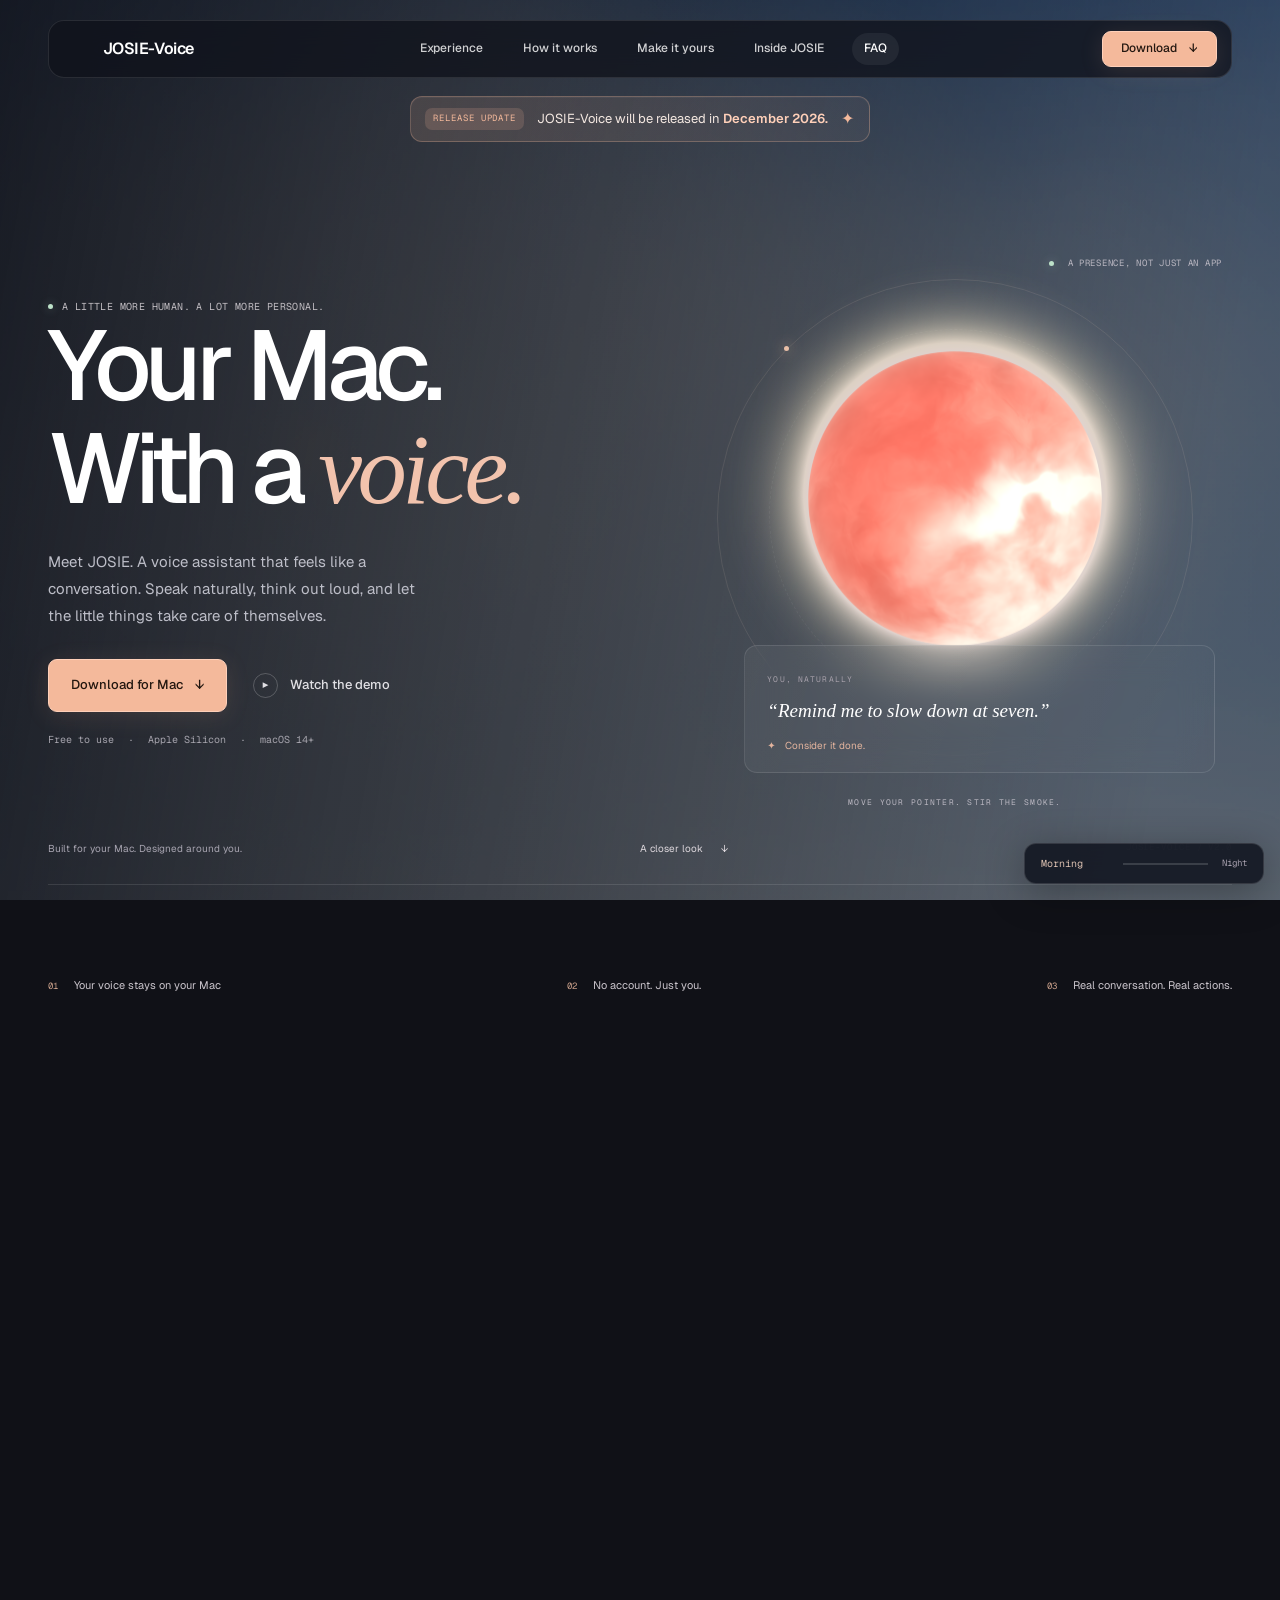
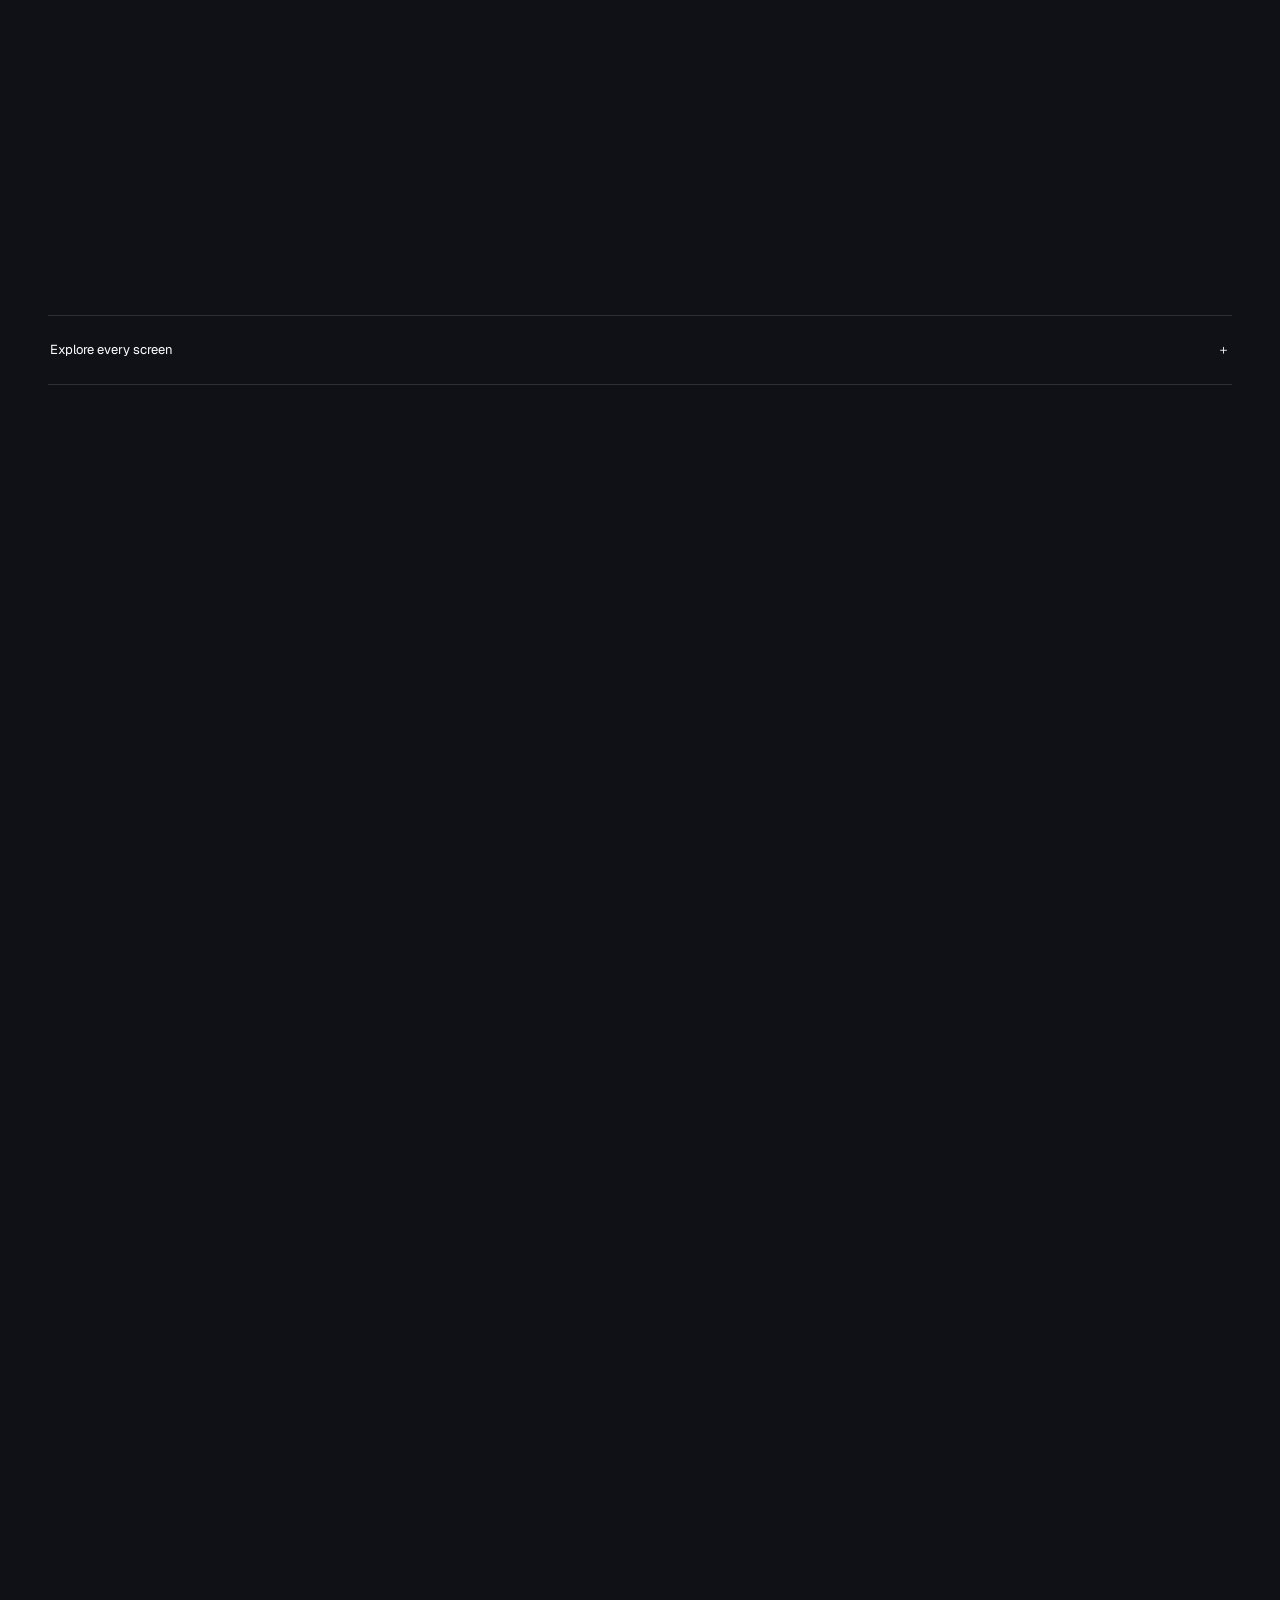
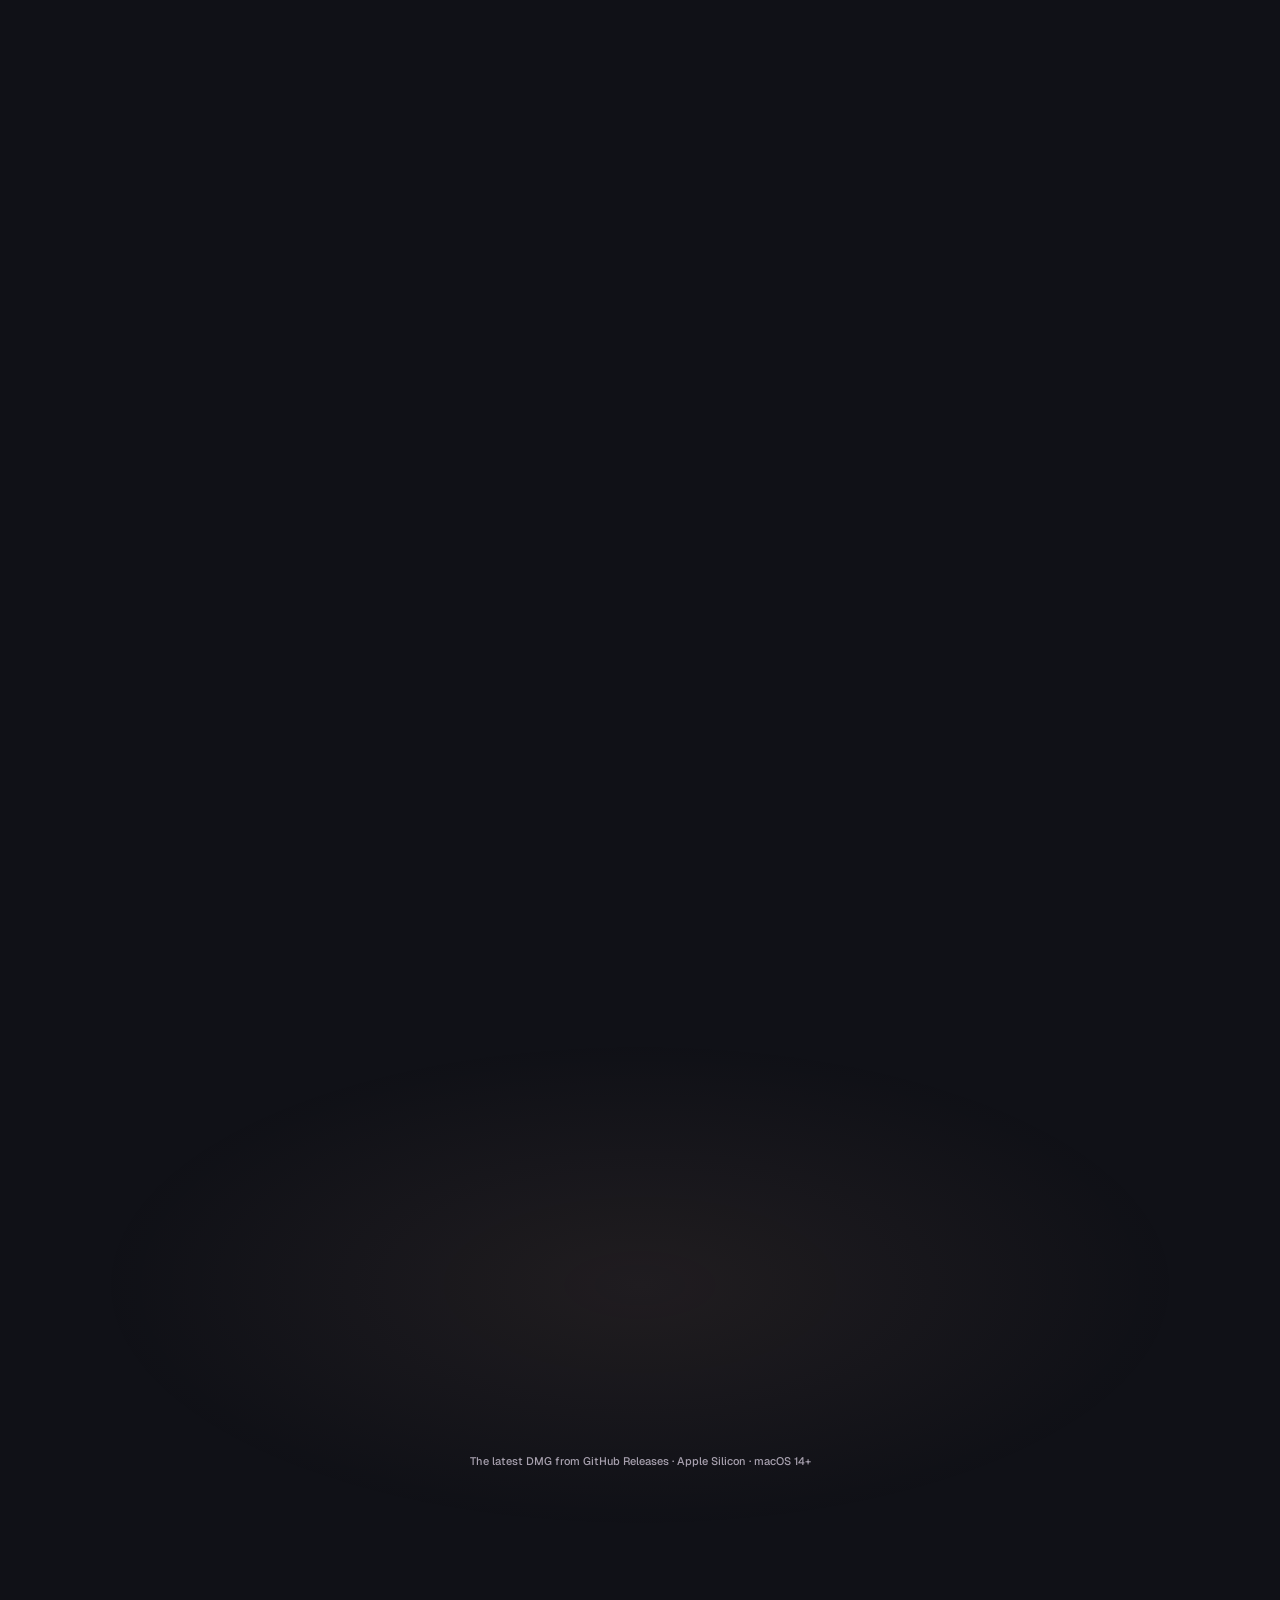
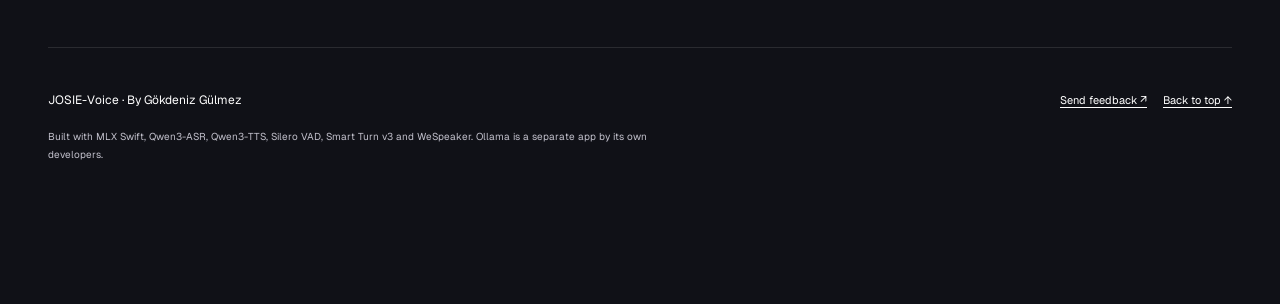
<file: docs/index.html>
<!doctype html>
<html lang="en" data-theme="dark">
  <head>
    <meta charset="utf-8" />
    <meta name="viewport" content="width=device-width, initial-scale=1" />
    <title>JOSIE-Voice · Talk to your Mac</title>
    <link rel="icon" href="logo.png" />
    <link rel="preconnect" href="https://fonts.googleapis.com" />
    <link rel="preconnect" href="https://fonts.gstatic.com" crossorigin />
    <link
      rel="stylesheet"
      href="https://fonts.googleapis.com/css2?family=Geist:wght@400;500;600&family=Geist+Mono:wght@400&display=swap"
    />
    <link rel="stylesheet" href="styles.css?v=9010a03f9f" />
    <link rel="stylesheet" href="hero.css?v=f803c00533" />
    <style>
      :root, :root[data-theme] {
        color-scheme: dark;
        --text-primary: #fff;
        --text-secondary: rgb(255 255 255 / 0.8);
        --stroke-secondary: rgb(255 255 255 / 0.14);
        --x-sans: -apple-system, BlinkMacSystemFont, "SF Pro Display", var(--sans);
        --x-serif: "New York", ui-serif, "Iowan Old Style", Georgia, serif;
        --glass-dim: 0.3;
        --orb-glow: 255 170 120;
        --x-orange: #ff7a45;
      }
      html, body { background: transparent; }
      body { font-family: var(--x-sans); }
      /* sky: a fixed layer at z 0 with a CSS gradient under the canvas, content raised to z 1 */
      #sky {
        --sky-top: rgb(52 120 205); --sky-mid: rgb(130 182 236); --sky-hor: rgb(214 233 251);
        position: fixed; top: 0; right: 0; bottom: 0; left: 0; inset: 0; z-index: 0; pointer-events: none; overflow: hidden;
        background-color: #0b1a3a;
        background-image: linear-gradient(180deg, var(--sky-top) 0%, var(--sky-mid) 55%, var(--sky-hor) 100%);
      }
      #sky canvas { position: absolute; top: 0; left: 0; display: block; max-width: none; }
      .page { position: relative; z-index: 1; }
      .x-hero > * { position: relative; }
      /* Liquid Glass: clear, not frosted. The backdrop is bent at the rounded edges by a per-size SVG
         displacement map (made in JS, Chromium), with a slight colour split, then a bright specular rim.
         Other browsers get a very light blur instead. */
      .x-glass {
        position: relative;
        isolation: isolate;
        background: transparent;
        border: 0;
        border-radius: var(--r-l);
        box-shadow: 0 8px 24px rgb(0 0 20 / 0.18), 0 1px 2px rgb(0 0 20 / 0.12);
        text-shadow: 0 1px 3px rgb(0 0 20 / 0.45);
      }
      .x-glass p, .x-glass li, .x-glass small { color: rgb(255 255 255 / 0.94); }
      .x-glass::before,
      .x-glass::after { content: ""; position: absolute; inset: 0; border-radius: inherit; pointer-events: none; }
      .x-glass::before {
        z-index: -2;
        -webkit-backdrop-filter: blur(1.5px) saturate(150%) brightness(1.06);
        backdrop-filter: blur(1.5px) saturate(150%) brightness(1.06);
      }
      .x-glass.is-liquid::before { backdrop-filter: var(--lg-filter) saturate(150%) brightness(1.06); }
      .x-glass::after {
        z-index: -1;
        background:
          radial-gradient(120% 70% at 20% 0%, rgb(255 255 255 / 0.16), transparent 55%),
          linear-gradient(rgb(255 255 255 / 0.03), rgb(255 255 255 / 0.03)),
          rgb(8 14 34 / calc(var(--glass-dim) * 0.22));
        box-shadow:
          inset 1.5px 1.5px 0 -0.5px rgb(255 255 255 / 0.9),
          inset -1px -1px 0 -0.5px rgb(255 255 255 / 0.45),
          inset 0 0 6px rgb(255 255 255 / 0.28),
          inset 0 -10px 18px -12px rgb(255 255 255 / 0.25);
      }
      a.x-glass, button.x-glass, .x-chip.x-glass { transition: transform 0.4s cubic-bezier(0.175, 0.885, 0.32, 2.2); }
      a.x-glass:hover, button.x-glass:not(:disabled):hover { transform: scale(1.05); }
      a.x-glass:active, button.x-glass:not(:disabled):active { transform: scale(0.95); }
      @media (prefers-reduced-motion: reduce) { a.x-glass, button.x-glass, .x-chip.x-glass { transition: none; } }
      /* type */
      .x-h { font-family: var(--x-sans); font-size: clamp(34px, 6vw, 64px); line-height: 1.02; letter-spacing: -0.01em; text-shadow: 0 2px 30px rgb(0 0 30 / 0.35); }
      .x-h b { display: block; font-weight: 800; text-transform: uppercase; }
      .x-h i { display: block; font-family: var(--x-serif); font-weight: 400; }
      .x-eye { font: var(--type-tag); text-transform: uppercase; letter-spacing: 0.14em; color: var(--text-secondary); margin-bottom: 14px; }
      .x-lede { font-size: var(--size-lede); line-height: 1.45; max-width: 60ch; color: rgb(255 255 255 / 0.92); text-shadow: 0 1px 16px rgb(0 0 30 / 0.3); }
      .x-num { font: var(--type-tag); letter-spacing: 0.12em; color: var(--text-secondary); }
      /* buttons */
      .x-btns { display: flex; flex-wrap: wrap; gap: 10px; }
      .x-btn { display: inline-flex; align-items: center; gap: 8px; min-height: var(--tap); padding: 10px 22px; border-radius: var(--r-pill); font: var(--type-body-strong); font-family: var(--x-sans); color: #fff; text-decoration: none; cursor: pointer; transition: transform var(--dur-quick) var(--ease-out); }
      .x-btn:hover { transform: translateY(-1px); }
      .x-btn--primary { background: linear-gradient(180deg, #ff9466, var(--x-orange)); color: #2a0e02; border: 1px solid rgb(255 220 200 / 0.7); box-shadow: inset 0 1px 0 rgb(255 255 255 / 0.5), 0 8px 28px rgb(255 122 69 / 0.4); }
      .x-btn--sm { min-height: 36px; padding: 6px 16px; font: var(--type-label); }
      .x-link { color: #fff; text-underline-offset: 3px; text-decoration-color: rgb(255 255 255 / 0.5); }
      /* nav */
      .x-nav { position: sticky; top: 12px; z-index: 20; justify-self: center; display: flex; align-items: center; gap: 4px; padding: 6px; border-radius: var(--r-pill); max-width: 100%; }
      .x-brand { display: flex; align-items: center; gap: 8px; min-height: 36px; padding: 0 12px 0 4px; font-weight: 600; color: #fff; text-decoration: none; white-space: nowrap; }
      .x-brand img { width: 30px; height: 30px; visibility: hidden; }
      .x-nav nav { display: flex; }
      .x-nav nav a { padding: 8px 12px; border-radius: var(--r-pill); font: var(--type-label); color: var(--text-secondary); text-decoration: none; }
      .x-nav nav a:hover { color: #fff; background: rgb(255 255 255 / 0.12); }
      @media (max-width: 720px) { .x-nav nav { display: none; } .x-btn--sm { min-height: var(--tap); } }
      /* layout */
      .x-sec { padding-block: clamp(56px, 9vw, 110px) 0; scroll-margin-top: 80px; }
      .x-sec > .x-lede { margin-top: 20px; }
      .x-sec > * + .x-grid, .x-sec > * + .x-panel { margin-top: 32px; }
      .x-grid { display: grid; gap: 16px; grid-template-columns: repeat(auto-fit, minmax(min(100%, 250px), 1fr)); }
      .x-grid--2 { grid-template-columns: repeat(auto-fit, minmax(min(100%, 420px), 1fr)); }
      .x-card { padding: 24px; }
      .x-card h3 { font: var(--type-heading); margin: 12px 0 6px; }
      .x-card p { color: var(--text-secondary); font-size: var(--size-small); line-height: 1.45; }
      .x-card svg { width: 28px; height: 28px; fill: none; stroke: #fff; stroke-width: 1.6; stroke-linecap: round; stroke-linejoin: round; }
      .x-card .x-num { float: right; }
      /* hero */
      .x-hero { text-align: center; display: grid; justify-items: center; gap: 22px; padding-top: clamp(32px, 6vw, 64px); }
      .x-orb { position: relative; width: clamp(180px, 26vw, 280px); aspect-ratio: 1; }
      .x-orb::before { content: ""; position: absolute; inset: -45%; border-radius: 50%; background: radial-gradient(circle, rgb(var(--orb-glow) / 0.75), rgb(var(--orb-glow) / 0.25) 40%, transparent 68%); animation: x-breathe 5s ease-in-out infinite; }
      .x-orb img { position: relative; width: 100%; height: 100%; animation: x-float 5s ease-in-out infinite; }
      .x-orb__gl { display: none; position: absolute; left: -35%; top: -35%; width: 170%; height: 170%; max-width: none; pointer-events: none; }
      .x-orb.is-gl .x-orb__gl { display: block; }
      .x-orb.is-gl img, .x-orb.is-gl::before { display: none; }
      @keyframes x-breathe { 50% { transform: scale(1.14); opacity: 0.7; } }
      @keyframes x-float { 50% { transform: scale(1.03); } }
      /* hero orb docks into the top-left corner while scrolling */
      .x-orb-slot { width: clamp(180px, 26vw, 280px); aspect-ratio: 1; }
      .x-orb--hero { width: 100%; height: 100%; }
      .x-orb--hero.is-docked { position: fixed; top: 0; left: 0; z-index: 30; transform-origin: 0 0; cursor: pointer; will-change: transform; }
      .x-orb--hero.is-moving { transition: transform 0.7s cubic-bezier(0.32, 0.72, 0, 1); }
      .x-orb--hero.is-docked:focus-visible { outline: 3px solid #fff; outline-offset: 6px; border-radius: 50%; }
      .x-hero .x-lede { margin-inline: auto; }
      .x-hero .x-btns { justify-content: center; }
      .x-meta { font: var(--type-small); color: var(--text-secondary); padding: 8px 16px; border-radius: var(--r-pill); }
      .x-phone { display: none; padding: 12px 18px; border-radius: var(--r-pill); font: var(--type-label); }
      @media (max-width: 760px), (hover: none) and (pointer: coarse) { .x-phone { display: block; } }
      /* gallery: screenshots and clips shown as floating app windows */
      .x-shot { margin: 0; min-width: 0; }
      .x-shot > .x-zoom, .x-shot > video {
        display: block; position: relative; overflow: hidden; border-radius: 14px;
        background: rgb(255 255 255 / 0.06);
        box-shadow: 0 0 0 1px rgb(255 255 255 / 0.16), 0 2px 6px rgb(0 0 20 / 0.16), 0 30px 60px -26px rgb(0 0 30 / 0.65);
        transition: transform 0.5s var(--ease-out), box-shadow 0.5s var(--ease-out);
      }
      .x-shot img, .x-shot video { display: block; width: 100%; aspect-ratio: 16 / 10; object-fit: cover; }
      .x-shot > .x-zoom::after { content: ""; position: absolute; inset: 0; border-radius: inherit; pointer-events: none; box-shadow: inset 0 1px 0 rgb(255 255 255 / 0.22); }
      @media (hover: hover) {
        .x-shot > .x-zoom:hover { transform: translateY(-4px); box-shadow: 0 0 0 1px rgb(255 255 255 / 0.26), 0 4px 10px rgb(0 0 20 / 0.18), 0 40px 70px -26px rgb(0 0 30 / 0.75); }
      }
      .x-shot figcaption { padding: 14px 2px 0; font: var(--type-small); line-height: 1.4; color: rgb(255 255 255 / 0.88); text-wrap: pretty; }
      .x-grid--videos { margin-top: 28px; gap: 36px 28px; }
      .x-grid--showcase { grid-template-columns: repeat(2, minmax(0, 1fr)); }
      .x-grid--showcase > .x-shot:first-child { grid-column: 1 / -1; }
      .x-grid--showcase > .x-shot:first-child figcaption { font: var(--type-label); text-align: center; }
      @media (max-width: 700px) { .x-grid--showcase { grid-template-columns: 1fr; } }
      .x-note { margin-top: 12px; font: var(--type-label); color: rgb(255 255 255 / 0.7); }
      .x-grid--pair { grid-template-columns: repeat(auto-fit, minmax(min(100%, 420px), 1fr)); }
      .x-grid--feat { margin-top: 36px; gap: 36px 28px; }
      .x-grid--feat > .x-shot--wide { grid-column: 1 / -1; }
      .x-grid--feat > .x-shot--wide video { aspect-ratio: 8 / 3; }
      /* screenshot gallery */
      .x-gnav { display: flex; flex-wrap: wrap; gap: 8px; margin-top: 24px; }
      .x-gnav .x-chip { min-height: 36px; padding: 6px 14px; }
      .x-gh { margin-top: 56px; font-family: var(--x-serif); font-style: italic; font-weight: 400; font-size: clamp(26px, 3.4vw, 36px); scroll-margin-top: 80px; }
      .x-gsub { margin: 36px 0 4px; font: var(--type-tag); text-transform: uppercase; letter-spacing: 0.14em; color: var(--text-secondary); scroll-margin-top: 80px; }
      .x-gh + .x-gsub { margin-top: 14px; }
      /* each group is a sideways rail of large shots, the next one peeking in */
      .x-rail { position: relative; }
      .x-grid--shots {
        display: grid; grid-template-columns: none; grid-auto-flow: column; grid-auto-columns: min(84%, 500px); gap: 28px;
        overflow-x: auto; overscroll-behavior-x: contain; scroll-snap-type: x mandatory; scroll-behavior: smooth;
        margin-inline: -24px; padding: 18px 24px 44px; scroll-padding-inline: 24px; scrollbar-width: none;
      }
      .x-grid--shots::-webkit-scrollbar { display: none; }
      .x-grid--shots:focus-visible { outline: 2px solid rgb(255 255 255 / 0.7); outline-offset: -6px; border-radius: 18px; }
      .x-grid--shots > .x-shot { scroll-snap-align: start; }
      .x-rail-btns { position: absolute; top: -40px; right: 0; display: flex; gap: 8px; }
      .x-rail-btn { width: 36px; height: 36px; display: grid; place-items: center; padding: 0; border-radius: 50%; color: #fff; cursor: pointer; font: 600 16px/1 var(--sans); }
      .x-rail-btn:disabled { opacity: 0.35; cursor: default; }
      .x-rail-btn:focus-visible { outline: 2px solid #fff; outline-offset: 2px; }
      .x-rail--static .x-rail-btns { display: none; }
      @media (pointer: coarse) { .x-rail-btns { display: none; } }
      @media (prefers-reduced-motion: reduce) { .x-grid--shots { scroll-behavior: auto; } .x-shot > .x-zoom, .x-shot > video { transition: none; } }
      .x-zoom { display: block; border-radius: inherit; cursor: zoom-in; }
      .x-zoom:focus-visible { outline: 2px solid #fff; outline-offset: 3px; }
      .x-phones-grid { display: grid; gap: 32px 28px; grid-template-columns: repeat(auto-fill, minmax(min(44%, 200px), 240px)); margin-top: 16px; }
      .x-phone-shot { margin: 0; }
      .x-phone-frame { border-radius: 16% / 8%; }
      .x-phone-frame img { width: 100%; aspect-ratio: 1383 / 2760; object-fit: contain; filter: drop-shadow(0 14px 30px rgb(0 0 20 / 0.35)); }
      .x-phone-shot figcaption { margin-top: 10px; padding-inline: 4px; font: var(--type-small); color: rgb(255 255 255 / 0.9); }
      /* actions */
      .x-act { display: grid; grid-template-columns: minmax(0, 1fr) minmax(0, 1.15fr); gap: 40px; align-items: center; margin-top: 32px; }
      .x-act-list { list-style: none; margin: 0; padding: 0; display: grid; gap: 12px; }
      .x-act-row { display: flex; gap: 16px; align-items: flex-start; padding: 18px 20px; }
      .x-act-ic { flex: none; width: 40px; height: 40px; display: grid; place-items: center; border-radius: 12px; background: rgb(255 255 255 / 0.14); box-shadow: inset 0 1px 0 rgb(255 255 255 / 0.25); }
      .x-act-ic svg { width: 22px; height: 22px; fill: none; stroke: #fff; stroke-width: 1.7; stroke-linecap: round; stroke-linejoin: round; }
      .x-act-row h3 { font: var(--type-tag); text-transform: uppercase; letter-spacing: 0.12em; color: var(--text-secondary); }
      .x-act-row q { display: block; margin: 4px 0 4px; font-family: var(--x-serif); font-style: italic; font-size: clamp(17px, 1.6vw, 20px); line-height: 1.3; color: #fff; }
      .x-act-row q::before { content: "\201C"; } .x-act-row q::after { content: "\201D"; }
      .x-act-row p { font-size: var(--size-small); line-height: 1.4; color: rgb(255 255 255 / 0.82); }
      .x-act-trust { list-style: none; margin: 28px 0 0; padding: 0; display: flex; flex-wrap: wrap; gap: 10px 24px; font: var(--type-small); color: rgb(255 255 255 / 0.85); }
      .x-act-trust li { display: flex; align-items: center; gap: 8px; }
      .x-act-trust li::before { content: ""; width: 16px; height: 16px; flex: none; border-radius: 50%; background: rgb(74 222 128 / 0.9) url("data:image/svg+xml,%3Csvg xmlns='http://www.w3.org/2000/svg' viewBox='0 0 16 16'%3E%3Cpath d='M4.5 8.2l2.2 2.2 4.8-4.8' fill='none' stroke='%23fff' stroke-width='1.8' stroke-linecap='round' stroke-linejoin='round'/%3E%3C/svg%3E") center / 100% no-repeat; }
      @media (max-width: 900px) { .x-act { grid-template-columns: 1fr; gap: 28px; } }
      /* lightbox */
      .x-lb { border: 0; padding: 0; background: transparent; max-width: 96vw; max-height: 94vh; overflow: visible; }
      .x-lb::backdrop { background: rgb(2 6 20 / 0.82); -webkit-backdrop-filter: blur(6px); backdrop-filter: blur(6px); }
      .x-lb img { max-width: 96vw; max-height: 86vh; width: auto; height: auto; border-radius: 14px; box-shadow: 0 20px 60px rgb(0 0 0 / 0.5); }
      .x-lb p { margin-top: 10px; text-align: center; font: var(--type-small); color: #fff; max-width: 80ch; margin-inline: auto; }
      .x-lb button { position: absolute; top: -14px; right: -14px; width: var(--tap); height: var(--tap); border-radius: 50%; border: 1px solid rgb(255 255 255 / 0.4); background: rgb(12 20 42 / 0.8); color: #fff; font-size: 22px; cursor: pointer; }
      /* install */
      .x-panel { padding: clamp(20px, 3vw, 32px); }
      .x-panel > h3 { font: var(--type-heading); margin-bottom: 4px; }
      .x-steps { display: grid; gap: 16px; margin-top: 16px; }
      .x-step { display: grid; grid-template-columns: 88px minmax(0, 1fr); gap: 12px 24px; padding: clamp(20px, 3vw, 32px); }
      .x-step__n { font: 300 56px/1 var(--x-sans); }
      .x-step h3 { font-family: var(--x-serif); font-style: italic; font-weight: 400; font-size: 26px; margin-bottom: 8px; }
      .x-step p, .x-step li { color: rgb(255 255 255 / 0.9); line-height: 1.5; }
      .x-step p + * { margin-top: 12px; }
      .x-step ol { margin: 8px 0 0; padding-left: 22px; display: grid; gap: 8px; }
      .x-step .callout { max-width: 560px; }
      @media (max-width: 600px) { .x-step { grid-template-columns: 1fr; } .x-step__n { font-size: 40px; } }
      .x-finish { margin-top: 16px; padding: 28px; text-align: center; font-family: var(--x-serif); font-style: italic; font-size: clamp(22px, 3vw, 30px); }
      /* faq */
      .x-faq { display: grid; gap: 10px; margin-top: 32px; }
      .x-faq summary { list-style: none; cursor: pointer; display: flex; justify-content: space-between; align-items: center; gap: 16px; min-height: var(--tap); padding: 16px 22px; font: var(--type-body-strong); }
      .x-faq summary::-webkit-details-marker { display: none; }
      .x-faq summary::after { content: "+"; font-size: 22px; font-weight: 300; transition: transform var(--dur-quick) var(--ease-out); }
      .x-faq details[open] summary::after { transform: rotate(45deg); }
      .x-faq details p { padding: 0 22px 18px; color: var(--text-secondary); line-height: 1.5; max-width: 70ch; }
      /* family */
      .x-family { display: grid; grid-template-columns: 200px minmax(0, 1fr); gap: 28px; align-items: center; padding: clamp(24px, 4vw, 40px); border-radius: var(--r-xl); }
      .x-family .x-orb--sm { width: min(160px, 100%); justify-self: center; }
      .x-family p { font-size: var(--size-lede); line-height: 1.45; margin-bottom: 18px; }
      .x-chip { display: inline-flex; align-items: center; min-height: var(--tap); padding: 8px 16px; border-radius: var(--r-pill); color: #fff; text-decoration: none; font: var(--type-label); }
      @media (max-width: 700px) { .x-family { grid-template-columns: 1fr; text-align: center; } .x-family .x-orb--sm { width: 140px; margin-inline: auto; } .x-family .x-btns { justify-content: center; } }
      .x-cta { text-align: center; display: grid; justify-items: center; gap: 24px; }
      /* footer */
      .x-foot { margin-top: clamp(56px, 8vw, 96px); padding: 16px 24px 20px; display: grid; gap: 6px; border-radius: var(--r-xl); }
      .x-foot__row { display: flex; flex-wrap: wrap; justify-content: space-between; align-items: center; gap: 4px 20px; }
      .x-foot__row div { display: flex; gap: 16px; flex-wrap: wrap; }
      .x-foot a { color: #fff; text-underline-offset: 3px; display: inline-flex; align-items: center; min-height: var(--tap); }
      .x-foot .fineprint { font-size: var(--size-caption); }
      /* sky clock */
      .x-clock { position: fixed; right: 16px; bottom: 16px; z-index: 30; display: flex; align-items: center; gap: 4px; padding: 5px; border-radius: var(--r-pill); max-width: calc(100vw - 32px); overflow-x: auto; scrollbar-width: none; }
      .x-clock__name { padding: 0 10px 0 12px; font: var(--type-label); white-space: nowrap; }
      .x-clock button { flex: none; min-height: 32px; padding: 6px 12px; border: 0; border-radius: var(--r-pill); background: transparent; color: var(--text-secondary); font: var(--type-tag); font-family: var(--x-sans); cursor: pointer; transition: background var(--dur-quick) ease; }
      .x-clock button:hover { color: #fff; }
      .x-clock button[aria-pressed="true"] { background: rgb(255 255 255 / 0.22); color: #fff; }
      @media (pointer: coarse), (max-width: 760px) { .x-clock button { min-height: var(--tap); } }
      @media (max-width: 760px) { .x-clock { left: 16px; right: 16px; } .page { padding-bottom: 96px; } }
      /* reveal */
      .js .x-reveal { opacity: 0; transform: translateY(36px) scale(0.98); transition: opacity 0.9s var(--ease-out), transform 1.1s var(--ease-out); transition-delay: calc(var(--i, 0) * 70ms); }
      .js .x-reveal.is-past { transform: translateY(-36px) scale(0.98); }
      .js .x-reveal.is-in { opacity: 1; transform: none; }
      /* smooth scroll (Lenis, via Locomotive Scroll) */
      html.lenis, html.lenis body { height: auto; }
      .lenis:not(.lenis-autoToggle).lenis-stopped { overflow: clip; }
      .lenis [data-lenis-prevent] { overscroll-behavior: contain; }
      .lenis.lenis-smooth iframe { pointer-events: none; }
      .lenis.lenis-smooth { scroll-behavior: auto !important; }
      @media (prefers-reduced-motion: reduce) {
        .js .x-reveal { opacity: 1; transform: none; transition: none; }
        .x-orb::before, .x-orb img { animation: none; }
        .x-btn, .x-clock button { transition: none; }
      }
    </style>
    <link rel="stylesheet" href="redesign.css?v=ae145f418a" />
    <link rel="stylesheet" href="customization.css?v=6e22603acb" />
    <meta name="description" content="Meet JOSIE. A personal voice and chat assistant for your Mac. Natural conversation, real actions, and on-device voice. Free for Apple Silicon." />
  </head>
  <body>
    <a class="skip-link" href="#main-content">Skip to content</a>
    <svg id="x-lg-defs" width="0" height="0" style="position:absolute" aria-hidden="true" focusable="false">
    </svg>
    <div id="sky" aria-hidden="true"><canvas></canvas></div>
    <div class="page" id="top">
      <header class="x-nav x-glass">
        <a class="x-brand" href="#top"><img src="logo.png" alt="" />JOSIE-Voice</a>
        <nav aria-label="Sections">
          <a href="#see">Experience</a><a href="#pipeline">How it works</a><a href="#customize">Make it yours</a><a href="#gallery">Inside JOSIE</a><a href="#faq">FAQ</a>
        </nav>
        <a class="x-btn x-btn--primary x-btn--sm" data-download href="https://github.com/Goekdeniz-Guelmez/JOSIE-Voice/releases">Download <span aria-hidden="true">↓</span></a>
      </header>
      <aside class="release-alert" aria-label="Release announcement">
        <span class="release-alert__badge">RELEASE UPDATE</span>
        <span>JOSIE-Voice will be released in <strong>December 2026.</strong></span>
        <span class="release-alert__spark" aria-hidden="true">✦</span>
      </aside>

      <main class="main" id="main-content">
        <section class="x-hero" aria-labelledby="hero-title">
          <div class="hero-copy">
            <p class="x-eye hero-enter"><span class="status-dot"></span> A little more human. A lot more personal.</p>
            <h1 class="x-h hero-enter" id="hero-title">Your Mac.<br />With a <i>voice.</i></h1>
            <p class="x-lede hero-enter">Meet JOSIE. A voice assistant that feels like a conversation. Speak naturally, think out loud, and let the little things take care of themselves.</p>
            <div class="x-btns hero-enter">
              <a class="x-btn x-btn--primary" data-download href="https://github.com/Goekdeniz-Guelmez/JOSIE-Voice/releases">Download for Mac <span aria-hidden="true">↓</span></a>
              <a class="x-btn hero-demo" href="#see"><span class="play-icon" aria-hidden="true">▶</span> Watch the demo</a>
            </div>
            <p class="hero-spec hero-enter">Free to use <span>·</span> Apple Silicon <span>·</span> macOS 14+</p>
          </div>
          <div class="hero-stage" aria-label="JOSIE's living orb">
            <div class="orb-orbit orbit-one" aria-hidden="true"></div><div class="orb-orbit orbit-two" aria-hidden="true"></div>
            <span class="stage-label stage-label--top"><span class="status-dot"></span> A presence, not just an app</span>
            <div class="x-orb-slot"><div class="x-orb x-orb--hero" role="img" aria-label="The JOSIE orb"><canvas class="x-orb__gl" aria-hidden="true"></canvas><img src="logo.png" alt="" /></div></div>
            <div class="conversation-card"><span class="conversation-who">YOU, NATURALLY</span><p id="conversation-prompt">“Remind me to slow down at seven.”</p><span class="conversation-reply"><span aria-hidden="true">✦</span> Consider it done.</span></div>
            <span class="stage-label stage-label--bottom"><span class="orb-pointer-hint">MOVE YOUR POINTER. STIR THE SMOKE.</span><span class="orb-touch-hint">ON-DEVICE VOICE. IN YOUR WORLD.</span></span>
          </div>
          <div class="hero-bottom"><span>Built for your Mac. Designed around you.</span><a href="#see">A closer look <span aria-hidden="true">↓</span></a><span class="hero-version">JOSIE-VOICE / V2.0</span></div>
        </section>
        <div class="principles-strip" aria-label="At a glance"><span><i>01</i> Your voice stays on your Mac</span><span><i>02</i> No account. Just you.</span><span><i>03</i> Real conversation. Real actions.</span></div>

        <section class="x-sec" id="see">
          <p class="x-eye x-reveal">01 · Two ways to use it</p>
          <h2 class="x-h x-reveal"><b>A conversation.</b><i>Not a command line.</i></h2>
          <p class="x-lede x-reveal">Switch between Voice and Chat with one tap. It's the same conversation either way: start a call, hang up, keep typing, and JOSIE remembers it all.</p>
          <div class="demo-feature x-reveal" aria-labelledby="demo-title">
            <div class="demo-copy">
              <p class="x-eye"><span class="status-dot"></span> THE REAL THING</p>
              <h3 id="demo-title">Six minutes.<br /><i>One uninterrupted call.</i></h3>
              <p>A real JOSIE-Voice session on a MacBook Pro M4 Pro. Watch a conversation turn into action, with more than 100 tool calls along the way.</p>
              <div class="demo-facts"><span>No cuts</span><span>No speedups</span><span>Real tool calls</span></div>
              <p class="demo-models">Qwen-3 0.6B TTS / ASR · 4-bit<br />DeepSeek 4.1 Flash via Ollama Cloud</p>
              <a class="x-link demo-direct" href="https://x.com/ActuallyIsaak/status/2111818137947852897" target="_blank" rel="noopener">Watch the full demo on X ↗</a>
            </div>
            <div class="demo-embed">
              <blockquote class="twitter-tweet" data-theme="dark" data-dnt="true" data-conversation="none"><p lang="en" dir="ltr">Here is a 6 minute call within JOSIE-Voice on a MacBook Pro M4 Pro using: Qwen-3 0.6B TTS/ASR 4bit and Deepseek 4.1 Flash on ollama cloud. it does 100+ Tool calls with agentic work in the real world. No cuts or speedup's. https://t.co/xlkTtYk3oQ</p>&mdash; Gökdeniz Gülmez (@ActuallyIsaak) <a href="https://x.com/ActuallyIsaak/status/2111818137947852897?ref_src=twsrc%5Etfw">October 18, 2026</a></blockquote>
            </div>
          </div>
          <div class="x-grid x-grid--videos x-grid--showcase">
            <figure class="x-shot x-reveal"><video autoplay muted loop playsinline preload="metadata" poster="videos/josie-transcript-morph-poster.jpg" aria-label="Turning the transcript on and off during a call: the orb glides up and shrinks, the controls grow into a glass capsule and the bubbles rise in, then it folds back"><source src="videos/josie-transcript-morph.webm" type="video/webm" /><source src="videos/josie-transcript-morph.mp4" type="video/mp4" /></video><figcaption>Show or hide the transcript mid-call. (mockup)</figcaption></figure>
            <figure class="x-shot x-reveal"><video autoplay muted loop playsinline preload="metadata" poster="videos/josie-sky-day-night-poster.jpg" aria-label="The sky behind the orb running through one day: afternoon, golden hour, a starry night and dawn"><source src="videos/josie-sky-day-night.webm" type="video/webm" /><source src="videos/josie-sky-day-night.mp4" type="video/mp4" /></video><figcaption>The sky follows the time of day, stars at night. (mockup)</figcaption></figure>
          </div>
          <p class="x-note x-reveal">Clips and screenshots marked "mockup" are rendered from the app's source with demo content, not screen recordings. <a class="x-link" href="#gallery">See every screen ↓</a></p>
        </section>

        <section class="x-sec" id="actions">
          <p class="x-eye x-reveal">02 · Gets things done</p>
          <h2 class="x-h x-reveal"><b>Less to do.</b><i>More to your day.</i></h2>
          <p class="x-lede x-reveal">JOSIE works with the Apple apps you already use. Ask out loud and it really happens: the reminder is in Reminders, the event is in your calendar, the message is waiting in Messages.</p>
          <div class="x-act">
            <ul class="x-act-list">
              <li class="x-act-row x-glass x-reveal"><span class="x-act-ic" aria-hidden="true"><svg viewBox="0 0 24 24"><circle cx="6" cy="7" r="1.6"/><circle cx="6" cy="12" r="1.6"/><circle cx="6" cy="17" r="1.6"/><path d="M10 7h10M10 12h10M10 17h10"/></svg></span><div><h3>Reminders</h3><q>Remind me to bring a jacket at 7:30.</q><p>Added to Reminders, with the time set.</p></div></li>
              <li class="x-act-row x-glass x-reveal"><span class="x-act-ic" aria-hidden="true"><svg viewBox="0 0 24 24"><rect x="4" y="5" width="16" height="15" rx="2"/><path d="M4 10h16M9 3v4M15 3v4"/></svg></span><div><h3>Calendar</h3><q>What's on tomorrow? Put lunch with Sam on Friday at noon.</q><p>Reads your day and adds the event.</p></div></li>
              <li class="x-act-row x-glass x-reveal"><span class="x-act-ic" aria-hidden="true"><svg viewBox="0 0 24 24"><path d="M12 21s-6-5.6-6-11a6 6 0 0 1 12 0c0 5.4-6 11-6 11z"/><circle cx="12" cy="10" r="2.2"/></svg></span><div><h3>Maps</h3><q>Find a pharmacy near me that's still open.</q><p>Looks up places and directions in Maps.</p></div></li>
              <li class="x-act-row x-glass x-reveal"><span class="x-act-ic" aria-hidden="true"><svg viewBox="0 0 24 24"><path d="M4 5h16v11H9l-5 4z"/></svg></span><div><h3>Messages</h3><q>Text Alex that I'm running ten minutes late.</q><p>Writes the draft in Messages. You tap Send.</p></div></li>
            </ul>
            <figure class="x-shot x-act-shot x-reveal"><a class="x-zoom" href="images/mac-call-1600.webp"><img src="images/mac-call-800.webp" srcset="images/mac-call-800.webp 800w, images/mac-call-1600.webp 1600w" sizes="(max-width: 900px) 92vw, 600px" width="800" height="500" loading="lazy" decoding="async" alt="A voice call where JOSIE answers a weather question, then runs an add reminder tool call and confirms the reminder in the transcript (mockup)" /></a><figcaption>Mid-call, JOSIE checks the weather, then adds the reminder for you. (mockup)</figcaption></figure>
          </div>
          <ul class="x-act-trust x-reveal"><li>Each app is off until you turn it on</li><li>macOS asks your permission first</li><li>Nothing is sent without your tap</li></ul>
        </section>

        <section class="x-sec" id="features">
          <p class="x-eye x-reveal">03 · Features</p>
          <h2 class="x-h x-reveal"><b>Small presence.</b><i>So many possibilities.</i></h2>
          <div class="x-grid">
            <article class="x-card x-glass x-reveal"><span class="x-num">01</span><svg viewBox="0 0 24 24" aria-hidden="true"><path d="M4 5h16v10H9l-5 4z"/><path d="M8 10h.01M12 10h.01M16 10h.01"/></svg><h3>Real conversation</h3><p>Knows when you've finished talking. Interrupt Josie just by speaking.</p></article>
            <article class="x-card x-glass x-reveal"><span class="x-num">02</span><svg viewBox="0 0 24 24" aria-hidden="true"><path d="M3 12h2M7 8v8M11 5v14M15 9v6M19 7v10"/></svg><h3>Knows your voice</h3><p>Learns you from three short phrases and tells people apart.</p></article>
            <article class="x-card x-glass x-reveal"><span class="x-num">03</span><svg viewBox="0 0 24 24" aria-hidden="true"><rect x="9" y="3" width="6" height="11" rx="3"/><path d="M5 11a7 7 0 0 0 14 0M12 18v3"/></svg><h3>Voices you choose</h3><p>Pick a preset, clone a voice from a short recording, or describe a new one in words.</p></article>
            <article class="x-card x-glass x-reveal"><span class="x-num">04</span><svg viewBox="0 0 24 24" aria-hidden="true"><rect x="5" y="11" width="14" height="10" rx="2"/><path d="M8 11V7a4 4 0 0 1 8 0v4"/></svg><h3>Private by design</h3><p>Hearing, voice recognition and speech run on your Mac. Choose a local language model or connect your preferred provider.</p></article>
            <article class="x-card x-glass x-reveal"><span class="x-num">05</span><svg viewBox="0 0 24 24" aria-hidden="true"><rect x="4" y="5" width="16" height="15" rx="2"/><path d="M4 10h16M9 3v4M15 3v4"/></svg><h3>Takes real action</h3><p>Adds reminders and events, finds places in Maps and drafts Messages (you tap Send). Each is off until you turn it on.</p></article>
            <article class="x-card x-glass x-reveal"><span class="x-num">06</span><svg viewBox="0 0 24 24" aria-hidden="true"><path d="M2 12s4-7 10-7 10 7 10 7-4 7-10 7S2 12 2 12z"/><circle cx="12" cy="12" r="3"/></svg><h3>Sees what you show it</h3><p>Turn on the camera and ask about what it sees. Needs an image-capable model.</p></article>
            <article class="x-card x-glass x-reveal"><span class="x-num">07</span><svg viewBox="0 0 24 24" aria-hidden="true"><path d="M4 9v6h4l5 4V5L8 9z"/><path d="M16 9a4 4 0 0 1 0 6M19 6a8 8 0 0 1 0 12"/></svg><h3>Adapts to the room</h3><p>Volume follows background noise, with echo cancellation.</p></article>
            <article class="x-card x-glass x-reveal"><span class="x-num">08</span><svg viewBox="0 0 24 24" aria-hidden="true"><circle cx="12" cy="12" r="4"/><path d="M12 2v2M12 20v2M2 12h2M20 12h2M5 5l1.5 1.5M17.5 17.5 19 19M5 19l1.5-1.5M17.5 6.5 19 5"/></svg><h3>Living sky</h3><p>The background follows the real time of day, under Apple's Liquid Glass design.</p></article>
            <article class="x-card x-glass x-reveal"><span class="x-num">09</span><svg viewBox="0 0 24 24" aria-hidden="true"><circle cx="12" cy="8" r="4"/><path d="M4 21a8 8 0 0 1 16 0"/></svg><h3>Personas</h3><p>Talk to JOSIE, JARVIS, HAL 9000 or a character you write, each with its own prompt, voice and orb colour.</p></article>
            <article class="x-card x-glass x-reveal"><span class="x-num">10</span><svg viewBox="0 0 24 24" aria-hidden="true"><rect x="7" y="2.5" width="10" height="19" rx="2.5"/><path d="M11 18.5h2"/></svg><h3>Your iPhone, your Mac</h3><p>In the iPhone preview, pick your Mac as the provider, at home or over Tailscale. The call runs on your Mac, and you can show Josie a photo.</p></article>
            <article class="x-card x-glass x-reveal"><span class="x-num">11</span><svg viewBox="0 0 24 24" aria-hidden="true"><path d="M3 12h2M7 9v6M11 6v12M15 9v6M19 11v2"/></svg><h3>Choose how it hears</h3><p>Speech recognition with Qwen3-ASR, NVIDIA Parakeet, Voxtral Realtime or Apple’s on-device recognizer. All on your Mac.</p></article>
            <article class="x-card x-glass x-reveal"><span class="x-num">12</span><svg viewBox="0 0 24 24" aria-hidden="true"><path d="M4 5h16v10H9l-5 4z"/><path d="M8 9h8M8 12h5"/></svg><h3>Its own chat prompt</h3><p>Write separate instructions for Chat and Voice. Muted in a call? Typed messages still get a text reply.</p></article>
          </div>
          <div class="x-grid x-grid--pair x-grid--feat">
            <figure class="x-shot x-reveal"><video autoplay muted loop playsinline preload="metadata" poster="videos/josie-embedding-map-3d-poster.jpg" aria-label="The Library's 3D embedding map: hovering a node shows its title, then the map is dragged to orbit around the clusters"><source src="videos/josie-embedding-map-3d.webm" type="video/webm" /><source src="videos/josie-embedding-map-3d.mp4" type="video/mp4" /></video><figcaption>Your documents and past conversations as a 3D map in the Library. (mockup)</figcaption></figure>
            <figure class="x-shot x-reveal"><video autoplay muted loop playsinline preload="metadata" poster="videos/josie-menu-bar-api-poster.jpg" aria-label="The JOSIE menu bar extra: the menu opens, the API Server switch turns on and shows the local address with a green dot on the orb, then turns off"><source src="videos/josie-menu-bar-api.webm" type="video/webm" /><source src="videos/josie-menu-bar-api.mp4" type="video/mp4" /></video><figcaption>Calls, mute and an optional local API, right from the menu bar. (mockup)</figcaption></figure>
            <figure class="x-shot x-shot--wide x-reveal"><video autoplay muted loop playsinline preload="metadata" poster="videos/josie-api-river-poster.jpg" aria-label="Dashboard, API server: live tiles for Chat, Live and Realtime above a river of requests, stream chunks and tool calls flowing between named clients and the Mac"><source src="videos/josie-api-river.webm" type="video/webm" /><source src="videos/josie-api-river.mp4" type="video/mp4" /></video><figcaption>Watch every request to the local API flow by, from apps, scripts and your iPhone. (mockup)</figcaption></figure>
          </div>
        </section>

        <section class="x-sec pipeline-section" id="pipeline" aria-labelledby="pipeline-title">
          <p class="x-eye x-reveal">04 · Under the hood</p>
          <h2 class="x-h x-reveal" id="pipeline-title"><b>From your voice.</b><i>Back to you.</i></h2>
          <p class="x-lede x-reveal">A few carefully connected stages make a conversation feel natural. Here’s how the Mac listens, works out what comes next, and speaks back.</p>
          <ol class="pipeline-stages x-reveal">
            <li><span>01 / LISTEN</span><h3>Find the words.</h3><p>Echo handling separates playback from your voice. Voice activity and turn detection decide when to listen, then speech recognition turns audio into text.</p></li>
            <li><span>02 / THINK &amp; ACT</span><h3>Work through the request.</h3><p>Your chosen language model answers, retrieves context, or uses enabled tools. Agent mode can take several steps before returning a reply.</p></li>
            <li><span>03 / SPEAK</span><h3>Keep it flowing.</h3><p>Text is split into speakable chunks and synthesized into audio. When you interrupt, JOSIE can stop playback and keep the conversation in step.</p></li>
          </ol>
          <figure class="pipeline-diagram pipeline-diagram--main x-shot x-reveal">
            <div class="pipeline-diagram-bar"><span>THE MAC VOICE PIPELINE</span><a href="diagrams/02-mac-voice-pipeline.png" target="_blank" rel="noopener">Open full size ↗</a></div>
            <a class="x-zoom" href="diagrams/02-mac-voice-pipeline.png"><img src="diagrams/02-mac-voice-pipeline-preview.webp" width="1400" height="807" loading="lazy" decoding="async" alt="Excalidraw Mac voice pipeline: microphone and echo gate, voice and turn detection, speech recognition, language model and tools, speech synthesis and playback, with a return path for interruptions" /></a>
            <figcaption>The Mac call path, with echo handling, speaker recognition and interruption control. Your language model can run locally or through your chosen external endpoint.</figcaption>
          </figure>
          <div class="pipeline-details">
            <details class="pipeline-detail x-reveal">
              <summary><span><small>TOOLS &amp; CONTEXT</small>How a request reaches the right tool</span><span class="pipeline-expand" aria-hidden="true">＋</span></summary>
              <p>The tool registry connects the model to built-in tools, documents, Apple apps and MCP servers. Your enabled tools and access depths determine what is available; actions that require confirmation wait for your tap.</p>
              <figure class="pipeline-diagram x-shot"><a class="x-zoom" href="diagrams/04-tools-architecture.png"><img src="diagrams/04-tools-architecture-preview.webp" width="1400" height="1299" loading="lazy" decoding="async" alt="Excalidraw tool architecture: callers feed a registry filtered by access policy, which routes to built-in tools, knowledge search, Apple apps and MCP servers, with confirmation handling" /></a><figcaption>Tool routing, retrieval and access policy. <a href="diagrams/04-tools-architecture.png" target="_blank" rel="noopener">Open full size ↗</a></figcaption></figure>
            </details>
            <details class="pipeline-detail x-reveal">
              <summary><span><small>IPHONE ↔ MAC</small>A call that reaches back to your Mac</span><span class="pipeline-expand" aria-hidden="true">＋</span></summary>
              <p>In the iPhone and iPad preview, your Mac can act as the voice provider. Audio travels to its pipeline and the reply streams back, with tool calls and interruption events kept in the same session.</p>
              <figure class="pipeline-diagram x-shot"><a class="x-zoom" href="diagrams/06-iphone-mac-live-sequence.png"><img src="diagrams/06-iphone-mac-live-sequence-preview.webp" width="1400" height="1687" loading="lazy" decoding="async" alt="Excalidraw sequence diagram showing phone-to-Mac model discovery, connection setup, streamed audio, tool results, interruption, image input and hang-up" /></a><figcaption>The phone-to-Mac call sequence over your network or Tailscale. <a href="diagrams/06-iphone-mac-live-sequence.png" target="_blank" rel="noopener">Open full size ↗</a></figcaption></figure>
            </details>
          </div>
          <p class="x-note x-reveal">Original Excalidraw architecture sketches. Model examples and limits reflect the diagram revision; available engines and Agent mode settings are covered below.</p>
        </section>

        <section class="x-sec customization" id="customize" aria-labelledby="customize-title">
          <p class="x-eye x-reveal">05 · Make it yours</p>
          <h2 class="x-h x-reveal" id="customize-title"><b>Make JOSIE</b><i>your own.</i></h2>
          <p class="x-lede x-reveal">Choose what powers JOSIE, what it can access, and how it works with you.</p>
          <div class="custom-explorer x-reveal">
            <div class="custom-tabs" role="tablist" aria-label="Explore JOSIE customization">
              <button type="button" role="tab" id="custom-tab-models" aria-controls="custom-panel-models" aria-selected="true" tabindex="0"><svg viewBox="0 0 24 24" aria-hidden="true"><rect x="5" y="5" width="14" height="14" rx="3"/><path d="M9 9h6v6H9zM9 2v3m6-3v3M9 19v3m6-3v3M2 9h3m-3 6h3m14-6h3m-3 6h3"/></svg><span>Models</span></button>
              <button type="button" role="tab" id="custom-tab-tools" aria-controls="custom-panel-tools" aria-selected="false" tabindex="-1"><svg viewBox="0 0 24 24" aria-hidden="true"><path d="m14 6 4 4M5 19l8-8M15 3a5 5 0 0 0-5 6L3 16a3 3 0 0 0 4 4l7-7a5 5 0 0 0 7-6l-4 3-3-3 3-4z"/></svg><span>Tools & MCP</span></button>
              <button type="button" role="tab" id="custom-tab-memory" aria-controls="custom-panel-memory" aria-selected="false" tabindex="-1"><svg viewBox="0 0 24 24" aria-hidden="true"><path d="M8 4h8a3 3 0 0 1 3 3v13l-7-4-7 4V7a3 3 0 0 1 3-3zM9 8h6m-6 4h4"/></svg><span>Memory</span></button>
              <button type="button" role="tab" id="custom-tab-agents" aria-controls="custom-panel-agents" aria-selected="false" tabindex="-1"><svg viewBox="0 0 24 24" aria-hidden="true"><circle cx="8" cy="8" r="3"/><path d="M2 20v-2a6 6 0 0 1 12 0v2M16 5a3 3 0 0 1 0 6m2 3a5 5 0 0 1 4 5"/></svg><span>Agents</span></button>
              <button type="button" role="tab" id="custom-tab-skills" aria-controls="custom-panel-skills" aria-selected="false" tabindex="-1"><svg viewBox="0 0 24 24" aria-hidden="true"><path d="m12 3 2.5 6.5L21 12l-6.5 2.5L12 21l-2.5-6.5L3 12l6.5-2.5z"/></svg><span>Skills</span></button>
              <button type="button" role="tab" id="custom-tab-api" aria-controls="custom-panel-api" aria-selected="false" tabindex="-1"><svg viewBox="0 0 24 24" aria-hidden="true"><path d="m8 6-6 6 6 6m8-12 6 6-6 6M14 3l-4 18"/></svg><span>API</span></button>
            </div>
            <div class="custom-panel" id="custom-panel-models" role="tabpanel" aria-labelledby="custom-tab-models" tabindex="0">
              <div class="custom-panel-copy">
                <p class="x-eye">01 / THE BRAIN</p><h3>A mind of<br /><i>your choosing.</i></h3>
                <p>Keep the language model on your Mac with Ollama, connect an OpenAI-compatible service, or choose Apple Intelligence. Set the endpoint and model that fit the way you work.</p>
                <div class="custom-capabilities"><span>Local or cloud</span><span>Custom endpoints</span><span>Speech engines</span></div>
                <details class="custom-more"><summary>Explore the controls <span aria-hidden="true">＋</span></summary><ul class="custom-points">
                  <li><h4>Pick your backend</h4><p>Choose an address and model, including a custom model ID. Image understanding depends on the model you select.</p></li>
                  <li><h4>Tune how it thinks</h4><p>Set Full or Light prompts separately for Voice and Chat, with reasoning controls where the backend supports them.</p></li>
                  <li><h4>Choose how it hears and speaks</h4><p>Choose voices from Qwen3-TTS, Kokoro, Pocket TTS and more; recognition from Qwen3-ASR, Parakeet, Voxtral Realtime or Apple. Set supported sizes and 4-, 6- or 8-bit precisions on your Mac.</p></li>
                </ul></details>
              </div>
              <figure class="custom-screen x-shot">
                <a class="x-zoom" href="images/custom-mac-settings-models-1600.webp"><img src="images/custom-mac-settings-models-800.webp" srcset="images/custom-mac-settings-models-800.webp 800w, images/custom-mac-settings-models-1600.webp 1600w" sizes="(max-width: 700px) 90vw, 65vw" width="1600" height="1000" loading="lazy" decoding="async" alt="Models &amp; endpoints showing backend, prompt size and Agent mode controls (mockup)" /></a>
                <figcaption>Models &amp; endpoints · Interface mockup. Click to explore.</figcaption>
                <p class="custom-scope">Tools require a tool-calling model. Apple Intelligence does not support dynamic tools.</p>
              </figure>
            </div>
            <div class="custom-panel" id="custom-panel-tools" role="tabpanel" aria-labelledby="custom-tab-tools" tabindex="0">
              <div class="custom-panel-copy">
                <p class="x-eye">02 / THE CONNECTIONS</p><h3>Connected.<br /><i>On your terms.</i></h3>
                <p>Connect the Apple apps you use, turn on web search, and add MCP servers for tools beyond the built-in collection.</p>
                <div class="custom-capabilities"><span>Apple apps</span><span>Access controls</span><span>MCP servers</span></div>
                <details class="custom-more"><summary>Explore the controls <span aria-hidden="true">＋</span></summary><ul class="custom-points">
                  <li><h4>Choose what is available</h4><p>Enable tool groups individually. Apple app integrations start off until you choose to enable them.</p></li>
                  <li><h4>Set the depth of access</h4><p>Use Read, Add or Full where supported: from looking things up to creating, editing or deleting.</p></li>
                  <li><h4>Extend with MCP</h4><p>Bring additional tools into JOSIE through your configured MCP servers. Specialist agents can use a narrower selection.</p></li>
                </ul></details>
              </div>
              <figure class="custom-screen x-shot">
                <a class="x-zoom" href="images/custom-mac-settings-tools-1600.webp"><img src="images/custom-mac-settings-tools-800.webp" srcset="images/custom-mac-settings-tools-800.webp 800w, images/custom-mac-settings-tools-1600.webp 1600w" sizes="(max-width: 700px) 90vw, 65vw" width="1600" height="1000" loading="lazy" decoding="async" alt="Tools &amp; MCP with built-in switches and Apple app access depth controls (mockup)" /></a>
                <figcaption>Tools &amp; MCP · Interface mockup. Click to explore.</figcaption>
                <p class="custom-scope">Actions such as sending mail or editing calendar entries pause for an on-screen confirmation.</p>
              </figure>
            </div>
            <div class="custom-panel" id="custom-panel-memory" role="tabpanel" aria-labelledby="custom-tab-memory" tabindex="0">
              <div class="custom-panel-copy">
                <p class="x-eye">03 / THE CONTEXT</p><h3>Pick up<br /><i>the thread.</i></h3>
                <p>Let JOSIE remember useful facts, find something in an earlier conversation, or pull the right passage from your documents.</p>
                <div class="custom-capabilities"><span>Personal memory</span><span>Document search</span><span>Past conversations</span></div>
                <details class="custom-more"><summary>Explore the controls <span aria-hidden="true">＋</span></summary><ul class="custom-points">
                  <li><h4>Remember, retrieve, forget</h4><p>Control the Memory tool and its access depth. Ask JOSIE to remember a fact, recall it later, or forget it.</p></li>
                  <li><h4>Search your own context</h4><p>Enable document search and past-conversation search independently, with optional automatic context retrieval.</p></li>
                  <li><h4>Tune what comes back</h4><p>Adjust chunk size, overlap, passage counts, recent turns and similarity thresholds in Documents &amp; search.</p></li>
                </ul></details>
              </div>
              <figure class="custom-screen x-shot">
                <a class="x-zoom" href="images/custom-mac-settings-retrieval-1600.webp"><img src="images/custom-mac-settings-retrieval-800.webp" srcset="images/custom-mac-settings-retrieval-800.webp 800w, images/custom-mac-settings-retrieval-1600.webp 1600w" sizes="(max-width: 700px) 90vw, 65vw" width="1600" height="1000" loading="lazy" decoding="async" alt="Documents &amp; search retrieval controls for chunks, overlap, passages and similarity (mockup)" /></a>
                <figcaption>Memory &amp; knowledge · Interface mockup. Click to explore.</figcaption>
                <p class="custom-scope">Local storage does not mean every model is local: retrieved context can be sent to your chosen model provider.</p>
              </figure>
            </div>
            <div class="custom-panel" id="custom-panel-agents" role="tabpanel" aria-labelledby="custom-tab-agents" tabindex="0">
              <div class="custom-panel-copy">
                <p class="x-eye">04 / THE TEAM</p><h3>A little help.<br /><i>A lot more done.</i></h3>
                <p>Turn on Agent mode for work that takes several steps. JOSIE can search, read, check and hand a focused task to a specialist before answering.</p>
                <div class="custom-capabilities"><span>Specialist agents</span><span>Model pools</span><span>Background work</span></div>
                <details class="custom-more"><summary>Explore the controls <span aria-hidden="true">＋</span></summary><ul class="custom-points">
                  <li><h4>Make specialists your own</h4><p>Give each agent instructions, allowed tools, MCP servers, skills and a step limit. Call one in with @A.name.</p></li>
                  <li><h4>Match the model to the task</h4><p>Build a pool of up to four backend models with capability notes and supported reasoning depths. JOSIE picks per task.</p></li>
                  <li><h4>Keep the conversation moving</h4><p>On the Mac, optional background helpers can continue working while you chat and deliver their reports when done.</p></li>
                </ul></details>
              </div>
              <figure class="custom-screen x-shot">
                <a class="x-zoom" href="images/custom-mac-settings-subagent-models-1600.webp"><img src="images/custom-mac-settings-subagent-models-800.webp" srcset="images/custom-mac-settings-subagent-models-800.webp 800w, images/custom-mac-settings-subagent-models-1600.webp 1600w" sizes="(max-width: 700px) 90vw, 65vw" width="1600" height="1000" loading="lazy" decoding="async" alt="Agents settings with a model pool, capability notes and reasoning depth choices (mockup)" /></a>
                <figcaption>Agents &amp; model pools · Interface mockup. Click to explore.</figcaption>
                <p class="custom-scope">Agent mode and sub-agents are opt-in. Each helper’s tools stay within the access you gave JOSIE.</p>
              </figure>
            </div>
            <div class="custom-panel" id="custom-panel-skills" role="tabpanel" aria-labelledby="custom-tab-skills" tabindex="0">
              <div class="custom-panel-copy">
                <p class="x-eye">05 / THE WAY IT WORKS</p><h3>Your habits.<br /><i>Its instructions.</i></h3>
                <p>Turn a useful set of instructions into a reusable skill. Keep your preferred writing style, meeting format or explanation approach close at hand.</p>
                <div class="custom-capabilities"><span>Markdown skills</span><span>@ mentions</span><span>Custom personas</span></div>
                <details class="custom-more"><summary>Explore the controls <span aria-hidden="true">＋</span></summary><ul class="custom-points">
                  <li><h4>Edit plain Markdown</h4><p>Add and manage skills in Settings, or edit their Markdown files. Enable only the skills you want JOSIE to use.</p></li>
                  <li><h4>Call one in when it matters</h4><p>Type @S.name to attach a skill to a message. The @. picker helps you find both skills and specialist agents.</p></li>
                  <li><h4>Give JOSIE a personality</h4><p>Choose a persona or write custom instructions, with a voice and orb colour to match. Voice and Chat can have different prompts.</p></li>
                </ul></details>
              </div>
              <figure class="custom-screen x-shot">
                <a class="x-zoom" href="images/custom-mac-settings-skills-1600.webp"><img src="images/custom-mac-settings-skills-800.webp" srcset="images/custom-mac-settings-skills-800.webp 800w, images/custom-mac-settings-skills-1600.webp 1600w" sizes="(max-width: 700px) 90vw, 65vw" width="1600" height="1000" loading="lazy" decoding="async" alt="Skills settings with reusable instruction files and individual enable switches (mockup)" /></a>
                <figcaption>Skills &amp; personality · Interface mockup. Click to explore.</figcaption>
                <p class="custom-scope">Skills load on demand. Proposed skill or agent edits are saved only after you confirm them.</p>
              </figure>
            </div>
            <div class="custom-panel" id="custom-panel-api" role="tabpanel" aria-labelledby="custom-tab-api" tabindex="0">
              <div class="custom-panel-copy">
                <p class="x-eye">06 / BEYOND THE WINDOW</p><h3>Your Mac.<br /><i>Beyond the app.</i></h3>
                <p>Turn on JOSIE’s optional OpenAI-compatible server to use the Mac’s configured pipeline from other apps, scripts, or the iPhone and iPad preview.</p>
                <div class="custom-capabilities"><span>Chat & audio</span><span>Embeddings</span><span>Phone ↔ Mac</span></div>
                <details class="custom-more"><summary>Explore the controls <span aria-hidden="true">＋</span></summary><ul class="custom-points">
                  <li><h4>More than text</h4><p>Endpoints cover chat completions, speech recognition, speech synthesis, embeddings and realtime sessions.</p></li>
                  <li><h4>Choose where it is reachable</h4><p>The server starts off and binds to localhost when enabled. LAN access and API keys are controlled in Settings.</p></li>
                  <li><h4>Bring the Mac to your phone</h4><p>Add your Mac as a provider on iPhone or iPad over your network or Tailscale. The Mac hosts the models and agent features.</p></li>
                </ul></details>
              </div>
              <figure class="custom-screen x-shot">
                <a class="x-zoom" href="images/custom-mac-settings-api-1600.webp"><img src="images/custom-mac-settings-api-800.webp" srcset="images/custom-mac-settings-api-800.webp 800w, images/custom-mac-settings-api-1600.webp 1600w" sizes="(max-width: 700px) 90vw, 65vw" width="1600" height="1000" loading="lazy" decoding="async" alt="API server settings with LAN access, port and a hidden API key (mockup)" /></a>
                <figcaption>Your Mac as an endpoint · Interface mockup. Click to explore.</figcaption>
                <p class="custom-scope">Audio and local embedding requests use supported models already loaded on the Mac; the API does not load them for you.</p>
              </figure>
            </div>
          </div>
          <div class="agent-story">
            <div class="agent-story-heading x-reveal"><div><p class="x-eye">THE WORK, IN VIEW</p><h3>Follow the steps.<br /><i>Stay in the conversation.</i></h3></div><p>A tool activity pill shows what JOSIE is doing. Expand it to inspect tool results, specialist runs and reasoning when enabled. Set a step limit, answer confirmation cards, or stop a run.</p></div>
            <div class="agent-flow x-reveal" aria-label="Example agent workflow"><span><small>YOU</small>Ask a question</span><b aria-hidden="true">→</b><span><small>JOSIE + SPECIALISTS</small>Search · read · check</span><b aria-hidden="true">→</b><span><small>BACK TO YOU</small>An answer with the work behind it</span></div>
            <div class="x-grid x-grid--pair agent-story-shots">
              <figure class="x-shot x-reveal"><a class="x-zoom" href="images/custom-mac-chat-agent-steps-1600.webp"><img src="images/custom-mac-chat-agent-steps-800.webp" srcset="images/custom-mac-chat-agent-steps-800.webp 800w, images/custom-mac-chat-agent-steps-1600.webp 1600w" sizes="(max-width: 760px) 90vw, 600px" width="1600" height="1000" loading="lazy" decoding="async" alt="A completed agent reply with expanded tool steps and a nested researcher run (mockup)" /></a><figcaption>Open the activity pill to see the work behind the reply. (mockup)</figcaption></figure>
              <figure class="x-shot x-reveal"><a class="x-zoom" href="images/custom-mac-mention-popover-1600.webp"><img src="images/custom-mac-mention-popover-800.webp" srcset="images/custom-mac-mention-popover-800.webp 800w, images/custom-mac-mention-popover-1600.webp 1600w" sizes="(max-width: 760px) 90vw, 600px" width="1600" height="1000" loading="lazy" decoding="async" alt="The chat mention picker showing reusable skills and specialist agents (mockup)" /></a><figcaption>Type @. to bring a skill or specialist into the conversation. (mockup)</figcaption></figure>
            </div>
          </div>
        </section>

        <section class="x-sec" id="gallery">
          <p class="x-eye x-reveal">06 · Screenshots</p>
          <h2 class="x-h x-reveal"><b>Thoughtful,</b><i>inside and out.</i></h2>
          <p class="x-lede x-reveal">The Mac app, plus a preview of the iPhone app. Click any picture to see it larger.</p>
          <div class="gallery-preview x-reveal"><a class="x-zoom" href="images/mac-chat-1600.webp"><img src="images/mac-chat-1600.webp" alt="JOSIE chat interface with a conversation and document attachment (mockup)" width="1600" height="1000" loading="lazy" /></a><div><span class="x-eye">YOUR SPACE TO THINK</span><h3>A familiar feeling.<br /><i>A new kind of company.</i></h3><p>Voice, chat, your library, and a voice studio. Everything has its place.</p><span class="x-note">Interface preview · Mockup</span></div></div>
          <details class="gallery-archive"><summary>Explore every screen <span aria-hidden="true">＋</span></summary><div class="gallery-archive-content">
          <nav class="x-gnav x-reveal" aria-label="Screenshot groups"><a class="x-chip x-glass" href="#g-mac">Mac</a><a class="x-chip x-glass" href="#g-mac-calls">Calls &amp; chat</a><a class="x-chip x-glass" href="#g-mac-library">Library &amp; embeddings</a><a class="x-chip x-glass" href="#g-mac-voice">Voice studio &amp; Voice ID</a><a class="x-chip x-glass" href="#g-mac-dashboard">Dashboard</a><a class="x-chip x-glass" href="#g-mac-menus">Menu bar &amp; API server</a><a class="x-chip x-glass" href="#g-mac-settings">Settings</a><a class="x-chip x-glass" href="#g-mac-onboarding">Onboarding</a><a class="x-chip x-glass" href="#g-iphone">iPhone</a></nav>
          <h3 class="x-gh x-reveal" id="g-mac">Mac</h3>
          <h4 class="x-gsub x-reveal" id="g-mac-calls">Calls &amp; chat</h4>
          <div class="x-grid x-grid--shots x-reveal" data-lenis-prevent-wheel tabindex="0" aria-label="Screenshots, scroll sideways for more">
            <figure class="x-shot"><a class="x-zoom" href="images/mac-call-orb-1600.webp"><img src="images/mac-call-orb-800.webp" srcset="images/mac-call-orb-800.webp 800w, images/mac-call-orb-1600.webp 1600w" sizes="(max-width: 700px) 84vw, 500px" width="800" height="500" loading="lazy" decoding="async" alt="Voice mode during a call with transcripts hidden: the big centred orb, a waveform and Listening… under it, and five round call controls with labels (mockup)" /></a><figcaption>Voice: just talk, and JOSIE answers out loud. (mockup)</figcaption></figure>
            <figure class="x-shot"><a class="x-zoom" href="images/mac-call-1600.webp"><img src="images/mac-call-800.webp" srcset="images/mac-call-800.webp 800w, images/mac-call-1600.webp 1600w" sizes="(max-width: 700px) 84vw, 500px" width="800" height="500" loading="lazy" decoding="async" alt="Voice call with transcripts shown: the small orb at the top, a few turns of transcript with a tool call, and the five controls in a glass capsule (mockup)" /></a><figcaption>Live transcripts appear as you speak. (mockup)</figcaption></figure>
            <figure class="x-shot"><a class="x-zoom" href="images/mac-chat-1600.webp"><img src="images/mac-chat-800.webp" srcset="images/mac-chat-800.webp 800w, images/mac-chat-1600.webp 1600w" sizes="(max-width: 700px) 84vw, 500px" width="800" height="500" loading="lazy" decoding="async" alt="Chat mode with the sessions sidebar, glass bubbles with avatars and timestamps, and a PDF attachment chip in the composer (mockup)" /></a><figcaption>Chat: type when you can't talk. (mockup)</figcaption></figure>
            <figure class="x-shot"><a class="x-zoom" href="images/mac-attachments-drop-1600.webp"><img src="images/mac-attachments-drop-800.webp" srcset="images/mac-attachments-drop-800.webp 800w, images/mac-attachments-drop-1600.webp 1600w" sizes="(max-width: 700px) 84vw, 500px" width="800" height="500" loading="lazy" decoding="async" alt="The call window while a PDF is dragged onto it: a dashed drop frame and attachment chips above the controls (mockup)" /></a><figcaption>Drop a PDF onto a call to talk about it. (mockup)</figcaption></figure>
            <figure class="x-shot"><a class="x-zoom" href="images/mac-camera-1600.webp"><img src="images/mac-camera-800.webp" srcset="images/mac-camera-800.webp 800w, images/mac-camera-1600.webp 1600w" sizes="(max-width: 700px) 84vw, 500px" width="800" height="500" loading="lazy" decoding="async" alt="A call with the Camera control on and JOSIE answering about what the camera shows (mockup)" /></a><figcaption>Turn on the camera and ask what it sees. (mockup)</figcaption></figure>
            <figure class="x-shot"><a class="x-zoom" href="images/mac-mute-chip-1600.webp"><img src="images/mac-mute-chip-800.webp" srcset="images/mac-mute-chip-800.webp 800w, images/mac-mute-chip-1600.webp 1600w" sizes="(max-width: 700px) 84vw, 500px" width="800" height="500" loading="lazy" decoding="async" alt="A call after a timed mute: the JOSIE muted chip with a countdown at the top of the call screen (mockup)" /></a><figcaption>&ldquo;Be quiet for ten minutes&rdquo;: a timed mute. (mockup)</figcaption></figure>
            <figure class="x-shot"><a class="x-zoom" href="images/mac-call-debug-1600.webp"><img src="images/mac-call-debug-800.webp" srcset="images/mac-call-debug-800.webp 800w, images/mac-call-debug-1600.webp 1600w" sizes="(max-width: 700px) 84vw, 500px" width="800" height="500" loading="lazy" decoding="async" alt="A call with the developer debug overlay in the top-left corner: call state, end of turn, speech recognition, first token and first audio times, levels and turns (mockup)" /></a><figcaption>Developer overlay: live latency for every turn. (mockup)</figcaption></figure>
            <figure class="x-shot"><a class="x-zoom" href="images/mac-sky-golden-hour-1600.webp"><img src="images/mac-sky-golden-hour-800.webp" srcset="images/mac-sky-golden-hour-800.webp 800w, images/mac-sky-golden-hour-1600.webp 1600w" sizes="(max-width: 700px) 84vw, 500px" width="800" height="500" loading="lazy" decoding="async" alt="Voice mode at golden hour: the warm evening sky behind the orb (mockup)" /></a><figcaption>Golden hour behind the orb. (mockup)</figcaption></figure>
            <figure class="x-shot"><a class="x-zoom" href="images/mac-sky-night-1600.webp"><img src="images/mac-sky-night-800.webp" srcset="images/mac-sky-night-800.webp 800w, images/mac-sky-night-1600.webp 1600w" sizes="(max-width: 700px) 84vw, 500px" width="800" height="500" loading="lazy" decoding="async" alt="Voice mode at night: a dark sky with stars behind the orb (mockup)" /></a><figcaption>Stars at night. (mockup)</figcaption></figure>
          </div>
          <h4 class="x-gsub x-reveal" id="g-mac-library">Library &amp; embeddings</h4>
          <div class="x-grid x-grid--shots x-reveal" data-lenis-prevent-wheel tabindex="0" aria-label="Screenshots, scroll sideways for more">
            <figure class="x-shot"><a class="x-zoom" href="images/mac-library-1600.webp"><img src="images/mac-library-800.webp" srcset="images/mac-library-800.webp 800w, images/mac-library-1600.webp 1600w" sizes="(max-width: 700px) 84vw, 500px" width="800" height="500" loading="lazy" decoding="async" alt="The Library window: semantic search, kind, type and date filters, a list of documents and conversations, and one document's details and chunk preview (mockup)" /></a><figcaption>Every document and conversation, searchable in the Library. (mockup)</figcaption></figure>
            <figure class="x-shot"><a class="x-zoom" href="images/mac-embedding-map-1600.webp"><img src="images/mac-embedding-map-800.webp" srcset="images/mac-embedding-map-800.webp 800w, images/mac-embedding-map-1600.webp 1600w" sizes="(max-width: 700px) 84vw, 500px" width="800" height="500" loading="lazy" decoding="async" alt="The Library's Map tab in 2D with PCA: coloured nodes linked to their nearest neighbours and a hover tooltip on one node (mockup)" /></a><figcaption>The embedding map in 2D. (mockup)</figcaption></figure>
            <figure class="x-shot"><a class="x-zoom" href="images/mac-embedding-map-3d-1600.webp"><img src="images/mac-embedding-map-3d-800.webp" srcset="images/mac-embedding-map-3d-800.webp 800w, images/mac-embedding-map-3d-1600.webp 1600w" sizes="(max-width: 700px) 84vw, 500px" width="800" height="500" loading="lazy" decoding="async" alt="The embedding map in 3D with UMAP, orbited so the depth of the clusters shows (mockup)" /></a><figcaption>The same map in 3D. (mockup)</figcaption></figure>
          </div>
          <h4 class="x-gsub x-reveal" id="g-mac-voice">Voice studio &amp; Voice ID</h4>
          <div class="x-grid x-grid--shots x-reveal" data-lenis-prevent-wheel tabindex="0" aria-label="Screenshots, scroll sideways for more">
            <figure class="x-shot"><a class="x-zoom" href="images/mac-voice-studio-1600.webp"><img src="images/mac-voice-studio-800.webp" srcset="images/mac-voice-studio-800.webp 800w, images/mac-voice-studio-1600.webp 1600w" sizes="(max-width: 700px) 84vw, 500px" width="800" height="500" loading="lazy" decoding="async" alt="Personalization, Voice: the voice JOSIE speaks as, a style field, a saved voice, and the Clone a voice and Design a voice sections (mockup)" /></a><figcaption>Pick a preset, clone a voice or design a new one. (mockup)</figcaption></figure>
            <figure class="x-shot"><a class="x-zoom" href="images/mac-voice-id-1600.webp"><img src="images/mac-voice-id-800.webp" srcset="images/mac-voice-id-800.webp 800w, images/mac-voice-id-1600.webp 1600w" sizes="(max-width: 700px) 84vw, 500px" width="800" height="500" loading="lazy" decoding="async" alt="Profile, Voice ID: the enrolment form with three phrases and one known speaker marked owner (mockup)" /></a><figcaption>Teach JOSIE your voice with three phrases. (mockup)</figcaption></figure>
          </div>
          <h4 class="x-gsub x-reveal" id="g-mac-dashboard">Dashboard</h4>
          <div class="x-grid x-grid--shots x-reveal" data-lenis-prevent-wheel tabindex="0" aria-label="Screenshots, scroll sideways for more">
            <figure class="x-shot"><a class="x-zoom" href="images/mac-dashboard-overview-1600.webp"><img src="images/mac-dashboard-overview-800.webp" srcset="images/mac-dashboard-overview-800.webp 800w, images/mac-dashboard-overview-1600.webp 1600w" sizes="(max-width: 700px) 84vw, 500px" width="800" height="500" loading="lazy" decoding="async" alt="Dashboard overview: stat tiles, a yearly activity heatmap and recent calls (mockup)" /></a><figcaption>Overview: calls, talk time and activity. (mockup)</figcaption></figure>
            <figure class="x-shot"><a class="x-zoom" href="images/mac-dashboard-highlights-1600.webp"><img src="images/mac-dashboard-highlights-800.webp" srcset="images/mac-dashboard-highlights-800.webp 800w, images/mac-dashboard-highlights-1600.webp 1600w" sizes="(max-width: 700px) 84vw, 500px" width="800" height="500" loading="lazy" decoding="async" alt="Dashboard highlights for 30 days: six Wrapped tiles, personal records and most said words (mockup)" /></a><figcaption>Highlights: your month, wrapped. (mockup)</figcaption></figure>
            <figure class="x-shot"><a class="x-zoom" href="images/mac-dashboard-calls-1600.webp"><img src="images/mac-dashboard-calls-800.webp" srcset="images/mac-dashboard-calls-800.webp 800w, images/mac-dashboard-calls-1600.webp 1600w" sizes="(max-width: 700px) 84vw, 500px" width="800" height="500" loading="lazy" decoding="async" alt="Dashboard calls: stat tiles, a call-length histogram, minutes per day and the Who talks chart (mockup)" /></a><figcaption>Calls: lengths, minutes per day and who talks. (mockup)</figcaption></figure>
            <figure class="x-shot"><a class="x-zoom" href="images/mac-dashboard-chat-1600.webp"><img src="images/mac-dashboard-chat-800.webp" srcset="images/mac-dashboard-chat-800.webp 800w, images/mac-dashboard-chat-1600.webp 1600w" sizes="(max-width: 700px) 84vw, 500px" width="800" height="500" loading="lazy" decoding="async" alt="Dashboard chat: stat tiles, token tiles with total, input, output and min, max and average per reply, and messages per day for you and JOSIE (mockup)" /></a><figcaption>Chat: tokens per reply and messages per day. (mockup)</figcaption></figure>
            <figure class="x-shot"><a class="x-zoom" href="images/mac-dashboard-speakers-1600.webp"><img src="images/mac-dashboard-speakers-800.webp" srcset="images/mac-dashboard-speakers-800.webp 800w, images/mac-dashboard-speakers-1600.webp 1600w" sizes="(max-width: 700px) 84vw, 500px" width="800" height="500" loading="lazy" decoding="async" alt="Dashboard speakers: tiles, the owner's card with similarity bins and match confidence (mockup)" /></a><figcaption>Speakers: how well JOSIE knows each voice. (mockup)</figcaption></figure>
            <figure class="x-shot"><a class="x-zoom" href="images/mac-dashboard-latency-1600.webp"><img src="images/mac-dashboard-latency-800.webp" srcset="images/mac-dashboard-latency-800.webp 800w, images/mac-dashboard-latency-1600.webp 1600w" sizes="(max-width: 700px) 84vw, 500px" width="800" height="500" loading="lazy" decoding="async" alt="Dashboard latency: per-stage median bars with p90 ticks and recent turns (mockup)" /></a><figcaption>Latency for every stage of a voice turn. (mockup)</figcaption></figure>
            <figure class="x-shot"><a class="x-zoom" href="images/mac-dashboard-embeddings-1600.webp"><img src="images/mac-dashboard-embeddings-800.webp" srcset="images/mac-dashboard-embeddings-800.webp 800w, images/mac-dashboard-embeddings-1600.webp 1600w" sizes="(max-width: 700px) 84vw, 500px" width="800" height="500" loading="lazy" decoding="async" alt="Dashboard embeddings: chunk, vector, document and session counts, documents by type and the embedding map panel (mockup)" /></a><figcaption>What's indexed for search. (mockup)</figcaption></figure>
            <figure class="x-shot"><a class="x-zoom" href="images/mac-dashboard-export-1600.webp"><img src="images/mac-dashboard-export-800.webp" srcset="images/mac-dashboard-export-800.webp 800w, images/mac-dashboard-export-1600.webp 1600w" sizes="(max-width: 700px) 84vw, 500px" width="800" height="500" loading="lazy" decoding="async" alt="Dashboard export for training: the Record my calls switch, a format picker and the Export button (mockup)" /></a><figcaption>Export your calls for training. (mockup)</figcaption></figure>
          </div>
          <h4 class="x-gsub x-reveal" id="g-mac-menus">Menu bar &amp; API server</h4>
          <div class="x-grid x-grid--shots x-reveal" data-lenis-prevent-wheel tabindex="0" aria-label="Screenshots, scroll sideways for more">
            <figure class="x-shot"><a class="x-zoom" href="images/mac-menu-bar-1600.webp"><img src="images/mac-menu-bar-800.webp" srcset="images/mac-menu-bar-800.webp 800w, images/mac-menu-bar-1600.webp 1600w" sizes="(max-width: 700px) 84vw, 500px" width="800" height="500" loading="lazy" decoding="async" alt="The menu bar extra open during a call: status, elapsed time, the last transcript line and menu items for ending the call and muting (mockup)" /></a><figcaption>Calls and mute right from the menu bar. (mockup)</figcaption></figure>
            <figure class="x-shot"><a class="x-zoom" href="images/mac-hub-menu-1600.webp"><img src="images/mac-hub-menu-800.webp" srcset="images/mac-hub-menu-800.webp 800w, images/mac-hub-menu-1600.webp 1600w" sizes="(max-width: 700px) 84vw, 500px" width="800" height="500" loading="lazy" decoding="async" alt="The avatar menu open: local profile, Settings, Personalization, Profile, Dashboard, Library and Run setup again (mockup)" /></a><figcaption>Everything else lives under your avatar. (mockup)</figcaption></figure>
            <figure class="x-shot"><a class="x-zoom" href="images/mac-settings-api-1600.webp"><img src="images/mac-settings-api-800.webp" srcset="images/mac-settings-api-800.webp 800w, images/mac-settings-api-1600.webp 1600w" sizes="(max-width: 700px) 84vw, 500px" width="800" height="500" loading="lazy" decoding="async" alt="Settings, API server: the server running with LAN access, steps for using it from iPhone and iPad over Tailscale, a hidden API key and the session limit (mockup)" /></a><figcaption>An optional local OpenAI-compatible API, also for your iPhone. (mockup)</figcaption></figure>
            <figure class="x-shot"><a class="x-zoom" href="images/mac-dashboard-api-1600.webp"><img src="images/mac-dashboard-api-800.webp" srcset="images/mac-dashboard-api-800.webp 800w, images/mac-dashboard-api-1600.webp 1600w" sizes="(max-width: 700px) 84vw, 500px" width="800" height="500" loading="lazy" decoding="async" alt="Dashboard API server: status, URL, uptime, sessions, requests per endpoint and recent requests (mockup)" /></a><figcaption>Watch the API server at work. (mockup)</figcaption></figure>
          </div>
          <h4 class="x-gsub x-reveal" id="g-mac-settings">Settings</h4>
          <div class="x-grid x-grid--shots x-reveal" data-lenis-prevent-wheel tabindex="0" aria-label="Screenshots, scroll sideways for more">
            <figure class="x-shot"><a class="x-zoom" href="images/mac-settings-models-1600.webp"><img src="images/mac-settings-models-800.webp" srcset="images/mac-settings-models-800.webp 800w, images/mac-settings-models-1600.webp 1600w" sizes="(max-width: 700px) 84vw, 500px" width="800" height="500" loading="lazy" decoding="async" alt="Settings, Models and endpoints: the language model section with Ollama selected and the start of Speech engines (mockup)" /></a><figcaption>Models &amp; endpoints: Ollama by default. (mockup)</figcaption></figure>
            <figure class="x-shot"><a class="x-zoom" href="images/mac-settings-speech-engines-1600.webp"><img src="images/mac-settings-speech-engines-800.webp" srcset="images/mac-settings-speech-engines-800.webp 800w, images/mac-settings-speech-engines-1600.webp 1600w" sizes="(max-width: 700px) 84vw, 500px" width="800" height="500" loading="lazy" decoding="async" alt="Settings, Speech engines with Kokoro 82M selected as the voice, its download row and voice picker (mockup)" /></a><figcaption>Choose the speech engines, like Kokoro 82M. (mockup)</figcaption></figure>
            <figure class="x-shot"><a class="x-zoom" href="images/mac-settings-embeddings-1600.webp"><img src="images/mac-settings-embeddings-800.webp" srcset="images/mac-settings-embeddings-800.webp 800w, images/mac-settings-embeddings-1600.webp 1600w" sizes="(max-width: 700px) 84vw, 500px" width="800" height="500" loading="lazy" decoding="async" alt="Settings, Embeddings: the weights picker on 8-bit, the Downloaded badge and the semantic search status line (mockup)" /></a><figcaption>EmbeddingGemma for semantic search. (mockup)</figcaption></figure>
            <figure class="x-shot"><a class="x-zoom" href="images/mac-settings-conversation-1600.webp"><img src="images/mac-settings-conversation-800.webp" srcset="images/mac-settings-conversation-800.webp 800w, images/mac-settings-conversation-1600.webp 1600w" sizes="(max-width: 700px) 84vw, 500px" width="800" height="500" loading="lazy" decoding="async" alt="Settings, Conversation: turn taking speed, Smart Turn and speculative switches, language, the barge-in slider and speakers (mockup)" /></a><figcaption>Turn taking, barge-in and speakers. (mockup)</figcaption></figure>
            <figure class="x-shot"><a class="x-zoom" href="images/mac-settings-tools-1600.webp"><img src="images/mac-settings-tools-800.webp" srcset="images/mac-settings-tools-800.webp 800w, images/mac-settings-tools-1600.webp 1600w" sizes="(max-width: 700px) 84vw, 500px" width="800" height="500" loading="lazy" decoding="async" alt="Settings, Tools and MCP: built-in tool switches and Apple apps with permission status and a Grant button (mockup)" /></a><figcaption>Built-in and Apple tools, each with its own switch. (mockup)</figcaption></figure>
            <figure class="x-shot"><a class="x-zoom" href="images/mac-settings-documents-1600.webp"><img src="images/mac-settings-documents-800.webp" srcset="images/mac-settings-documents-800.webp 800w, images/mac-settings-documents-1600.webp 1600w" sizes="(max-width: 700px) 84vw, 500px" width="800" height="500" loading="lazy" decoding="async" alt="Settings, Documents and search: conversation indexing, auto context and the documents list (mockup)" /></a><figcaption>Documents &amp; search. (mockup)</figcaption></figure>
            <figure class="x-shot"><a class="x-zoom" href="images/mac-settings-retrieval-1600.webp"><img src="images/mac-settings-retrieval-800.webp" srcset="images/mac-settings-retrieval-800.webp 800w, images/mac-settings-retrieval-1600.webp 1600w" sizes="(max-width: 700px) 84vw, 500px" width="800" height="500" loading="lazy" decoding="async" alt="Settings, Retrieval: chunk size, overlap, passages and search limit sliders with Reset to defaults (mockup)" /></a><figcaption>Fine-tune retrieval. (mockup)</figcaption></figure>
            <figure class="x-shot"><a class="x-zoom" href="images/mac-settings-assistant-1600.webp"><img src="images/mac-settings-assistant-800.webp" srcset="images/mac-settings-assistant-800.webp 800w, images/mac-settings-assistant-1600.webp 1600w" sizes="(max-width: 700px) 84vw, 500px" width="800" height="500" loading="lazy" decoding="async" alt="Personalization, Assistant: the self-control tools switch with per-tool switches and the While muted section (mockup)" /></a><figcaption>Self-control tools and mutes. (mockup)</figcaption></figure>
            <figure class="x-shot"><a class="x-zoom" href="images/mac-settings-appearance-1600.webp"><img src="images/mac-settings-appearance-800.webp" srcset="images/mac-settings-appearance-800.webp 800w, images/mac-settings-appearance-1600.webp 1600w" sizes="(max-width: 700px) 84vw, 500px" width="800" height="500" loading="lazy" decoding="async" alt="Personalization, Appearance: dynamic sky, stars at night, show in menu bar and show transcripts switches (mockup)" /></a><figcaption>Dynamic sky, stars and the menu bar. (mockup)</figcaption></figure>
            <figure class="x-shot"><a class="x-zoom" href="images/mac-settings-diagnostics-1600.webp"><img src="images/mac-settings-diagnostics-800.webp" srcset="images/mac-settings-diagnostics-800.webp 800w, images/mac-settings-diagnostics-1600.webp 1600w" sizes="(max-width: 700px) 84vw, 500px" width="800" height="500" loading="lazy" decoding="async" alt="Settings, Diagnostics: recent tool calls with status dots and durations, log buttons and device info (mockup)" /></a><figcaption>Diagnostics: recent tool calls and logs. (mockup)</figcaption></figure>
          </div>
          <h4 class="x-gsub x-reveal" id="g-mac-onboarding">Onboarding</h4>
          <div class="x-grid x-grid--shots x-reveal" data-lenis-prevent-wheel tabindex="0" aria-label="Screenshots, scroll sideways for more">
            <figure class="x-shot"><a class="x-zoom" href="images/onboarding-models-1600.webp"><img src="images/onboarding-models-800.webp" srcset="images/onboarding-models-800.webp 800w, images/onboarding-models-1600.webp 1600w" sizes="(max-width: 700px) 84vw, 500px" width="800" height="500" loading="lazy" decoding="async" alt="Onboarding, On-device models: model sizes selected, optional add-ons unchecked and the free space needed (mockup)" /></a><figcaption>First launch: choose model sizes and download. (mockup)</figcaption></figure>
          </div>
          <h3 class="x-gh x-reveal" id="g-iphone">iPhone</h3>
          <p class="x-note x-reveal">On iPhone, calls use OpenAI GPT-Live, your own compatible server or JOSIE-Voice on your Mac, and no models run on the phone. It isn't available as a download yet.</p>
          <h4 class="x-gsub x-reveal" id="g-ios-calls">GPT-Live calls</h4>
          <div class="x-phones-grid">
            <figure class="x-phone-shot x-reveal"><a class="x-zoom x-phone-frame" href="images/ios-call.webp"><img src="images/ios-call.webp" width="501" height="1000" loading="lazy" decoding="async" alt="The iPhone app during a GPT-Live call: the orb, a short transcript and the call, attach and keyboard buttons (mockup)" /></a><figcaption>A GPT-Live call on the iPhone. (mockup)</figcaption></figure>
            <figure class="x-phone-shot x-reveal"><a class="x-zoom x-phone-frame" href="images/ios-call-mac.webp"><img src="images/ios-call-mac.webp" width="501" height="1000" loading="lazy" decoding="async" alt="An iPhone call through JOSIE-Voice on the Mac: a photo of a plant in the transcript, Josie's answer about it, and the extra Show button in the call bar (mockup)" /></a><figcaption>Calling your Mac: show Josie a photo. (mockup)</figcaption></figure>
            <figure class="x-phone-shot x-reveal"><a class="x-zoom x-phone-frame" href="images/ios-live-activity.webp"><img src="images/ios-live-activity.webp" width="501" height="1000" loading="lazy" decoding="async" alt="The iPhone Lock Screen with JOSIE's Live Activity: state, call timer, last line and an End button (mockup)" /></a><figcaption>The call on the Lock Screen. (mockup)</figcaption></figure>
            <figure class="x-phone-shot x-reveal"><a class="x-zoom x-phone-frame" href="images/ios-dynamic-island.webp"><img src="images/ios-dynamic-island.webp" width="501" height="1000" loading="lazy" decoding="async" alt="The expanded Dynamic Island during a call: state, timer, last line and an End button (mockup)" /></a><figcaption>End the call from the Dynamic Island. (mockup)</figcaption></figure>
          </div>
          <h4 class="x-gsub x-reveal" id="g-ios-onboarding">Onboarding</h4>
          <div class="x-phones-grid">
            <figure class="x-phone-shot x-reveal"><a class="x-zoom x-phone-frame" href="images/ios-onboarding-gpt-live.webp"><img src="images/ios-onboarding-gpt-live.webp" width="501" height="1000" loading="lazy" decoding="async" alt="iPhone onboarding, Connect GPT-Live: the OpenAI provider with an empty API key field, a voice picker and the custom provider option (mockup)" /></a><figcaption>Connect GPT-Live in onboarding. (mockup)</figcaption></figure>
            <figure class="x-phone-shot x-reveal"><a class="x-zoom x-phone-frame" href="images/ios-onboarding-tour.webp"><img src="images/ios-onboarding-tour.webp" width="501" height="1000" loading="lazy" decoding="async" alt="iPhone onboarding tour, Talk like a phone call: four rows about interrupting, locking, the Live Activity and voices (mockup)" /></a><figcaption>A short tour: talk like a phone call. (mockup)</figcaption></figure>
          </div>
          <h4 class="x-gsub x-reveal" id="g-ios-settings">Settings &amp; dashboard</h4>
          <div class="x-phones-grid">
            <figure class="x-phone-shot x-reveal"><a class="x-zoom x-phone-frame" href="images/ios-settings-providers.webp"><img src="images/ios-settings-providers.webp" width="501" height="1000" loading="lazy" decoding="async" alt="iPhone Settings, Providers: the built-in OpenAI entry and JOSIE-Voice on my Mac selected for calls, with buttons to add the Mac or another provider (mockup)" /></a><figcaption>Providers: OpenAI, your own server or your Mac. (mockup)</figcaption></figure>
            <figure class="x-phone-shot x-reveal"><a class="x-zoom x-phone-frame" href="images/ios-dashboard-calls.webp"><img src="images/ios-dashboard-calls.webp" width="501" height="1000" loading="lazy" decoding="async" alt="iPhone Dashboard, Calls after a couple of GPT-Live calls (mockup)" /></a><figcaption>Your calls on the iPhone dashboard. (mockup)</figcaption></figure>
          </div>
          </div></details>
          <p class="x-note x-reveal">Every screenshot and clip on this page is a mockup rendered from the app's source with demo content, not a capture of a running build.</p>
        </section>

        <section class="x-sec" id="good">
          <p class="x-eye x-reveal">07 · Good to know</p>
          <h2 class="x-h x-reveal"><b>Small</b><i>details.</i></h2>
          <div class="x-grid">
            <div class="x-card x-glass x-reveal"><span class="x-num">01</span><h3>Works offline</h3><p>After setup, everything works offline except the language model, which runs in Ollama on your Mac.</p></div>
            <div class="x-card x-glass x-reveal"><span class="x-num">02</span><h3>Other models</h3><p>In Settings, switch to any OpenAI-compatible service with your own key, or to Apple Intelligence on macOS 26.</p></div>
            <div class="x-card x-glass x-reveal"><span class="x-num">03</span><h3>Run setup again</h3><p>Settings → Setup → Run setup again.</p></div>
            <div class="x-card x-glass x-reveal"><span class="x-num">04</span><h3>Apple tools</h3><p>Turn them on one by one in Settings → Apple tools. macOS asks permission the first time each is used.</p></div>
            <div class="x-card x-glass x-reveal"><span class="x-num">05</span><h3>Optional extras</h3><p>They download only if you want them: voice design (3.1 GB) and word timestamps (1.3 GB).</p></div>
            <div class="x-card x-glass x-reveal"><span class="x-num">06</span><h3>For tinkerers</h3><p>Dashboard → Chat counts tokens per reply. Settings → Developer → Debug overlay shows live latency on the call screen.</p></div>
          </div>
        </section>

        <section class="x-sec" id="faq">
          <p class="x-eye x-reveal">08 · FAQ</p>
          <h2 class="x-h x-reveal"><b>Questions,</b><i>answered.</i></h2>
          <div class="x-faq">
            <details class="x-glass x-reveal"><summary>Is it free?</summary><p>Yes.</p></details>
            <details class="x-glass x-reveal"><summary>Does my voice go to the cloud?</summary><p>No. Hearing, voice recognition and speech run on your Mac, and by default the language model (Ollama) does too. If you switch to an online model, your text goes to that service.</p></details>
            <details class="x-glass x-reveal"><summary>Do I need an account?</summary><p>No.</p></details>
            <details class="x-glass x-reveal"><summary>Does it work on Intel Macs?</summary><p>No, Apple Silicon (M1 or later) only.</p></details>
            <details class="x-glass x-reveal"><summary>Is there an iPhone or iPad version?</summary><p>Not as a download yet. On iPhone and iPad, calls use OpenAI GPT-Live, or JOSIE-Voice on your Mac over your network or Tailscale. <a class="x-link" href="#g-iphone">See the iPhone preview (mockups) ↑</a></p></details>
            <details class="x-glass x-reveal"><summary>It says "Ollama isn't running"</summary><p>Open Ollama from Applications, then click Recheck in JOSIE's setup.</p></details>
            <details class="x-glass x-reveal"><summary>JOSIE can't hear me</summary><p>Open System Settings → Privacy &amp; Security → Microphone and turn on JOSIE-Voice.</p></details>
            <details class="x-glass x-reveal"><summary>How much space does it need?</summary><p>About 5 GB of voice models plus about 1 GB for the language model, at the default small sizes.</p></details>
            <details class="x-glass x-reveal"><summary>How do I uninstall it?</summary><p>Drag JOSIE-Voice to the Trash. To remove its data and models too, delete the JOSIE-Voice folder in ~/Library/Application Support.</p></details>
          </div>
        </section>

        <section class="x-sec" id="family">
          <p class="x-eye x-reveal">09 · The JOSIE family</p>
          <div class="x-family x-glass x-reveal">
            <div class="x-orb x-orb--sm" role="img" aria-label="The JOSIE orb"><canvas class="x-orb__gl" aria-hidden="true"></canvas><img src="logo.png" alt="" /></div>
            <div>
              <p>JOSIE-Voice comes from the JOSIE family of personality-driven language models by Gökdeniz Gülmez, trained entirely on Apple Silicon.</p>
              <div class="x-btns">
                <a class="x-chip x-glass" href="https://josie-model-family.goekdenizguelmez.chatgpt.site" target="_blank" rel="noopener">Meet the JOSIE models ↗</a>
                <a class="x-chip x-glass" href="https://huggingface.co/Goekdeniz-Guelmez" target="_blank" rel="noopener">Hugging Face ↗</a>
                <a class="x-chip x-glass" href="https://github.com/sponsors/Goekdeniz-Guelmez" target="_blank" rel="noopener">Sponsor on GitHub ↗</a>
              </div>
            </div>
          </div>
        </section>

        <section class="x-sec x-cta" aria-labelledby="download-title">
          <h2 class="x-h x-reveal" id="download-title"><b>Ready to</b><i>say hello?</i></h2>
          <a class="x-btn x-btn--primary x-reveal" data-download href="https://github.com/Goekdeniz-Guelmez/JOSIE-Voice/releases">Download for Mac <span aria-hidden="true">↓</span></a>
          <p class="x-note">The latest DMG from GitHub Releases · Apple Silicon · macOS 14+</p>
        </section>
      </main>
      <p class="download-status" id="download-status" role="status" hidden></p>

      <footer class="x-foot x-glass">
        <div class="x-foot__row">
          <strong>JOSIE-Voice · By Gökdeniz Gülmez</strong>
          <div><a href="mailto:goekdenizguelmez.ml@gmail.com?subject=JOSIE-Voice%20feedback">Send feedback ↗</a><a href="#top">Back to top ↑</a></div>
        </div>
        <p class="fineprint">Built with MLX Swift, Qwen3-ASR, Qwen3-TTS, Silero VAD, Smart Turn v3 and WeSpeaker. Ollama is a separate app by its own developers.</p>
      </footer>
    </div>

    <div class="x-clock x-glass sky-journey" aria-label="The sky follows your scroll from morning to night">
      <span class="x-clock__name">Morning</span>
      <span class="sky-journey__track" aria-hidden="true"><span></span></span>
      <span class="sky-journey__end" aria-hidden="true">Night</span>
    </div>

    <script>
      /* The page is one day: scrolling from top to bottom moves morning into night. */
      function Sky(el) {
        var cv = el.querySelector("canvas"), ctx = null, root = document.documentElement;
        try { ctx = cv.getContext("2d"); } catch (e) { ctx = null; }
        if (!ctx && cv) cv.style.display = "none";
        var reduce = false;
        try { reduce = !!(window.matchMedia && matchMedia("(prefers-reduced-motion: reduce)").matches); } catch (e) {}
        var N = [[4, 9, 28], [10, 22, 54], [24, 36, 82], [150, 170, 255], 0.22, [130, 150, 210], 0.1];
        // hour, name, top, middle, horizon, sun glow, glass dim, cloud tint, cloud alpha
        var K = [
          [0, "Night"].concat(N),
          [5.3, "Blue hour", [12, 26, 74], [38, 60, 128], [104, 112, 170], [150, 160, 255], 0.32, [150, 160, 215], 0.14],
          [6.4, "Sunrise", [58, 76, 146], [228, 143, 160], [255, 195, 154], [255, 170, 120], 0.5, [255, 215, 210], 0.3],
          [8.5, "Morning", [52, 120, 205], [130, 182, 236], [214, 233, 251], [255, 240, 200], 0.56, [255, 255, 255], 0.4],
          [12, "Midday", [25, 105, 220], [84, 158, 240], [190, 224, 255], [255, 250, 225], 0.6, [255, 255, 255], 0.42],
          [16.8, "Golden hour", [70, 108, 175], [238, 176, 104], [255, 210, 122], [255, 190, 90], 0.55, [255, 230, 190], 0.36],
          [18.9, "Sunset", [40, 42, 108], [194, 69, 122], [255, 138, 61], [255, 120, 70], 0.45, [255, 170, 160], 0.28],
          [20.6, "Night"].concat(N),
          [24, "Night"].concat(N)
        ];
        var mix = function (a, b, t) { return a.map ? a.map(function (v, i) { return v + (b[i] - v) * t; }) : a + (b - a) * t; };
        var rgb = function (c, a) { return "rgba(" + c.map(Math.round).join(",") + "," + a + ")"; };
        function at(h) {
          for (var i = 0; K[i + 1][0] <= h; i++);
          var A = K[i], B = K[i + 1], t = (h - A[0]) / (B[0] - A[0]); t = t * t * (3 - 2 * t);
          var o = { name: A[1] }; for (var j = 2; j < 9; j++) o[j] = mix(A[j], B[j], t); return o;
        }
        var clouds = [];
        for (var l = 0; l < 3; l++) for (var n = 0; n < 7; n++) clouds.push({ l: l, x: Math.random() * 1.6 - 0.3, y: Math.random() * 0.75, r: (0.12 + Math.random() * 0.16) * (1 + l * 0.4), v: 0.004 + l * 0.005 });
        var W, H, cur = 8.5, last = 0, dirty = true, shown = "";
        var label = document.querySelector(".x-clock__name");
        var journey = document.querySelector(".sky-journey__track span");
        function css(c) { return "rgb(" + c.map(Math.round).join(",") + ")"; }
        function size() {
          var vv = window.visualViewport, de = document.documentElement;
          var cw = Math.max(window.innerWidth || 0, de.clientWidth || 0, vv ? vv.width : 0, 1);
          var ch = Math.max(window.innerHeight || 0, de.clientHeight || 0, vv ? vv.height : 0, 1);
          var dpr = Number(window.devicePixelRatio);
          if (!(dpr > 0) || !isFinite(dpr)) dpr = 1;
          var s = Math.min(1, dpr) * 0.5;
          W = Math.max(1, Math.ceil(cw * s)); H = Math.max(1, Math.ceil(ch * s));
          if (cv) {
            cv.style.width = Math.ceil(cw) + "px"; cv.style.height = Math.ceil(ch) + "px";
            if (cv.width !== W) cv.width = W;
            if (cv.height !== H) cv.height = H;
          }
          dirty = true;
        }
        function scrollHour() {
          var distance = document.documentElement.scrollHeight - window.innerHeight;
          var progress = distance > 0 ? Math.max(0, Math.min(1, window.scrollY / distance)) : 0;
          if (journey) journey.style.transform = "scaleX(" + progress + ")";
          return 8.5 + progress * (23 - 8.5);
        }
        function draw(dt) {
          var P = at(cur);
          el.style.setProperty("--sky-top", css(P[2]));
          el.style.setProperty("--sky-mid", css(P[3]));
          el.style.setProperty("--sky-hor", css(P[4]));
          root.style.setProperty("--glass-dim", P[6].toFixed(3));
          root.style.setProperty("--orb-glow", P[5].map(Math.round).join(" "));
          var name = P.name;
          if (label && name !== shown) label.textContent = shown = name;
          if (!ctx) return;
          try { paint(P, dt); } catch (e) { ctx = null; cv.style.display = "none"; }
        }
        function paint(P, dt) {
          var g = ctx.createLinearGradient(0, 0, 0, H), m = Math.max(W, H);
          g.addColorStop(0, rgb(P[2], 1)); g.addColorStop(0.55, rgb(P[3], 1)); g.addColorStop(1, rgb(P[4], 1));
          ctx.fillStyle = g; ctx.fillRect(0, 0, W, H);
          var p = (cur - 6) / 14, sx, sy;
          if (p > 0 && p < 1) { sx = W * (0.1 + 0.8 * p); sy = H * (0.9 - Math.sin(Math.PI * p) * 0.75); } else { sx = W * 0.8; sy = H * 0.16; }
          var s = ctx.createRadialGradient(sx, sy, 0, sx, sy, m * 0.6);
          s.addColorStop(0, rgb(P[5], 0.85)); s.addColorStop(0.06, rgb(P[5], 0.45)); s.addColorStop(1, rgb(P[5], 0));
          ctx.fillStyle = s; ctx.fillRect(0, 0, W, H);
          var sc = (window.pageYOffset || 0) / Math.max(1, document.body.scrollHeight);
          clouds.forEach(function (c) {
            if (!reduce) c.x = ((c.x + c.v * dt + 0.3) % 1.6 + 1.6) % 1.6 - 0.3;
            var r = c.r * m, x = c.x * W, y = (c.y - sc * (0.15 + c.l * 0.25)) * H, gr = ctx.createRadialGradient(x, y, 0, x, y, r);
            gr.addColorStop(0, rgb(P[7], P[8] * (0.6 + c.l * 0.2))); gr.addColorStop(1, rgb(P[7], 0));
            ctx.fillStyle = gr; ctx.fillRect(x - r, y - r, r * 2, r * 2);
          });
          ctx.fillStyle = "rgba(8,14,32," + (P[6] * 0.4).toFixed(3) + ")"; ctx.fillRect(0, 0, W, H);
        }
        var raf = window.requestAnimationFrame ? function (f) { return window.requestAnimationFrame(f); } : function (f) { return setTimeout(function () { f(Date.now()); }, 33); };
        function frame(ts) {
          try {
            ts = +ts || Date.now();
            var dt = last ? Math.max(0, Math.min(0.1, (ts - last) / 1000)) : 0;
            // Locomotive already smooths the scroll. Use its current position directly,
            // including reverse scroll and page-height changes from the embed or gallery.
            var hour = scrollHour();
            if (hour !== cur) dirty = true;
            cur = hour;
            if (!reduce || dirty) { draw(dt); dirty = false; }
            last = ts;
          } catch (e) {}
          raf(frame);
        }
        var resizeT = 0;
        function later() { size(); clearTimeout(resizeT); resizeT = setTimeout(size, 300); }
        window.addEventListener("resize", later);
        window.addEventListener("orientationchange", later);
        if (window.visualViewport) window.visualViewport.addEventListener("resize", later);
        window.addEventListener("scroll", function () { dirty = true; }, { passive: true });
        size();
        cur = scrollHour(); draw(0); dirty = false;
        raf(frame);
      }
      Sky(document.getElementById("sky"));
    </script>
    <script type="x-shader/x-vertex" id="orb-vert">#version 300 es
void main() {
  vec2 p = vec2(float((gl_VertexID << 1) & 2), float(gl_VertexID & 2));
  gl_Position = vec4(p * 2.0 - 1.0, 0.0, 1.0);
}
</script>
    <script type="x-shader/x-fragment" id="orb-frag">#version 300 es
precision highp float;
uniform vec2 uRes;
uniform float uTime;
uniform float uRadius;
uniform float uLevel;
uniform float uPulse;
uniform vec2 uPointer, uDrag, uWake;
uniform float uTouch;
uniform vec3 uCore, uMid, uHigh, uGlow;
uniform float uSwirl, uTurb, uIntensity;
out vec4 outColor;

float hash13(vec3 p) {
  p = fract(p * 0.1031);
  p += dot(p, p.zyx + 31.32);
  return fract((p.x + p.y) * p.z);
}
float vnoise(vec3 x) {
  vec3 i = floor(x);
  vec3 f = fract(x);
  f = f * f * (3.0 - 2.0 * f);
  float n000 = hash13(i);
  float n100 = hash13(i + vec3(1.0, 0.0, 0.0));
  float n010 = hash13(i + vec3(0.0, 1.0, 0.0));
  float n110 = hash13(i + vec3(1.0, 1.0, 0.0));
  float n001 = hash13(i + vec3(0.0, 0.0, 1.0));
  float n101 = hash13(i + vec3(1.0, 0.0, 1.0));
  float n011 = hash13(i + vec3(0.0, 1.0, 1.0));
  float n111 = hash13(i + vec3(1.0, 1.0, 1.0));
  return mix(mix(mix(n000, n100, f.x), mix(n010, n110, f.x), f.y),
             mix(mix(n001, n101, f.x), mix(n011, n111, f.x), f.y), f.z);
}
const mat3 OCT_ROT = mat3(0.00, 0.80, 0.60, -0.80, 0.36, -0.48, -0.60, -0.48, 0.64);
float fbm4(vec3 p) {
  float s = 0.0, a = 0.5;
  for (int i = 0; i < 4; i++) { s += a * vnoise(p); p = OCT_ROT * p * 2.03; a *= 0.5; }
  return s / 0.9375;
}
float fbm5(vec3 p) {
  float s = 0.0, a = 0.5;
  for (int i = 0; i < 5; i++) { s += a * vnoise(p); p = OCT_ROT * p * 2.03; a *= 0.5; }
  return s / 0.96875;
}

vec2 rot2(vec2 v, float a) { float c = cos(a), s = sin(a); return vec2(c * v.x - s * v.y, s * v.x + c * v.y); }

void main() {
  vec2 p = (gl_FragCoord.xy / uRes) * 2.0 - 1.0;
  float R = uRadius * (1.0 + uPulse);
  vec2 q = p / R;
  float r = length(q);
  float t = uTime;

  float e = max(r - 1.0, 0.0);
  float ring = exp(-e * 8.0);
  float wide = exp(-e * (2.5 - uLevel * 0.8)) * (0.72 + 0.28 * clamp(q.y / max(r, 1e-3), -1.0, 1.0));
  vec3 haloCol = mix(uGlow, vec3(1.0, 0.93, 0.95), ring * 0.7);
  float haloA = clamp(ring * 0.72 + wide * (0.62 + uLevel * 0.25), 0.0, 1.0) * clamp(uIntensity, 0.0, 1.6) * 0.82;
  haloA *= 1.0 - smoothstep(0.6 / uRadius, 0.98 / uRadius, r);
  vec4 halo = vec4(haloCol * haloA, haloA);

  if (r > 1.0) { outColor = halo; return; }

  float z = sqrt(max(0.0, 1.0 - r * r));
  float twist = uSwirl * (1.0 - r * r) * (1.4 + 0.6 * sin(t * 0.35));
  // Stir the volume inside the sphere, keeping its outline and halo steady.
  // The delayed wake leaves a soft curl behind the hand's direction of travel.
  vec2 handDelta = q - uPointer;
  vec2 wakeDelta = q - uWake;
  float hand = exp(-dot(handDelta, handDelta) * 3.6);
  float wake = exp(-dot(wakeDelta, wakeDelta) * 2.5);
  vec2 drag = -uDrag * (hand * 0.34 + wake * 0.18);
  float spin = uDrag.x * 0.75 - uDrag.y * 0.6;
  vec2 curl = vec2(-handDelta.y, handDelta.x) * spin * hand * 0.8;
  vec2 smokeQ = q + (drag + curl - handDelta * hand * 0.12) * uTouch;
  vec2 sq = rot2(smokeQ, t * 0.10 + twist + uSwirl * t * 0.45);
  vec3 sp = vec3(sq * 1.15, z * 0.55);

  float warpAmt = 1.25 + uTurb * 0.9 + uLevel * 1.3;
  vec3 w1 = vec3(fbm4(sp * 1.3 + vec3(0.0, 0.0, t * 0.22)),
                 fbm4(sp * 1.3 + vec3(3.1, 7.7, t * 0.22)),
                 fbm4(sp * 1.3 + vec3(6.3, 2.2, -t * 0.18)));
  vec3 w2 = vec3(fbm4(sp * 2.1 + w1 * 2.0 + vec3(1.2, 4.4, t * 0.31)),
                 fbm4(sp * 2.1 + w1 * 2.0 + vec3(8.3, 2.8, t * 0.27)), 0.0);
  float smoke = fbm5(sp * 1.7 + w2 * warpAmt + vec3(0.0, 0.0, t * 0.17));
  float smokeFar = fbm4(sp * 3.1 + w1 * 1.4 - vec3(0.0, 0.0, t * 0.26) + 5.0);

  float lit = clamp(dot(q, normalize(vec2(0.62, -0.78))) * 0.55 + 0.45, 0.0, 1.0);

  float d = smokeQ.y + 0.22 - 0.62 * smokeQ.x + 0.18 * smokeQ.x * smokeQ.x + (w2.x - 0.5) * 0.55 + sin(t * 0.2) * 0.04;
  float streak = exp(-d * d * 26.0) * smoothstep(-0.7, 0.35, q.x);
  float df = d + 0.09 + (smokeFar - 0.5) * 0.3;
  float streakFine = exp(-df * df * 120.0) * smoothstep(-0.2, 0.6, q.x);

  vec3 col = mix(uCore, uMid, smoothstep(0.30, 0.95, smoke * 0.75 + lit * 0.55));
  col = mix(col, uHigh, smoothstep(0.62, 1.05, lit * 0.8 + smokeFar * 0.45) * 0.9);
  col = mix(col, uHigh, clamp(streak * (0.55 + 0.45 * smoke) + streakFine * 0.6, 0.0, 1.0));
  col += (smokeFar - 0.5) * 0.10 + (smoke - 0.5) * 0.06;

  float fres = pow(1.0 - z, 2.4);
  col = mix(col, mix(uGlow, vec3(1.0), 0.55), fres * 0.42);
  col *= 0.94 + 0.10 * z + 0.22 * uLevel;
  col = mix(col, col * (0.85 + 0.3 * uIntensity), 0.5);
  col = clamp(col, 0.0, 1.0);

  float a = 1.0 - smoothstep(1.0 - 2.5 / (uRes.y * uRadius), 1.0, r);
  outColor = vec4(col, 1.0) * a + halo * (1.0 - a);
}
</script>
    <script>
      /* Hero orb: flies to the top-left corner (scaled down, still animating) once you scroll,
         returns to the centre at the top. Clicking the corner orb scrolls back up. */
      (function () {
        var orb = document.querySelector(".x-orb--hero"), slot = orb && orb.parentNode;
        if (!orb) return;
        var reduce = false;
        try { reduce = !!(window.matchMedia && matchMedia("(prefers-reduced-motion: reduce)").matches); } catch (e) {}
        var docked = false, settleTimer = 0;
        function corner(w) {
          var brand = document.querySelector(".x-brand img");
          var r = brand.getBoundingClientRect();
          return { x: r.left, y: r.top, s: r.width / w };
        }
        function place(x, y, s) { orb.style.transform = "translate(" + x + "px," + y + "px) scale(" + s + ")"; }
        function animate(fn) {
          clearTimeout(settleTimer);
          if (reduce) { orb.classList.remove("is-moving"); fn(); return; }
          void orb.offsetWidth;
          orb.classList.add("is-moving");
          fn();
          settleTimer = setTimeout(function () { orb.classList.remove("is-moving"); }, 720);
        }
        function dock() {
          if (docked) return;
          docked = true;
          document.documentElement.classList.add("orb-docked");
          var r = slot.getBoundingClientRect(), w = r.width;
          orb.classList.remove("is-moving");
          orb.style.width = w + "px"; orb.style.height = w + "px";
          orb.classList.add("is-docked");
          place(r.left, r.top, 1);
          orb.setAttribute("role", "button");
          orb.setAttribute("tabindex", "0");
          orb.setAttribute("aria-label", "Back to top");
          var c = corner(w);
          animate(function () { place(c.x, c.y, c.s); });
        }
        function undock() {
          if (!docked) return;
          docked = false;
          document.documentElement.classList.remove("orb-docked");
          var r = slot.getBoundingClientRect();
          orb.setAttribute("role", "img");
          orb.removeAttribute("tabindex");
          orb.setAttribute("aria-label", "The JOSIE orb");
          function done() {
            if (docked) return;
            orb.classList.remove("is-docked", "is-moving");
            orb.style.transform = ""; orb.style.width = ""; orb.style.height = "";
          }
          if (reduce) { done(); return; }
          animate(function () { place(r.left, r.top, 1); });
          settleTimer = setTimeout(done, 720);
        }
        function onScroll() {
          var y = window.scrollY || window.pageYOffset;
          if (!docked && y > 60) dock();
          else if (docked && y < 12) undock();
        }
        window.addEventListener("scroll", onScroll, { passive: true });
        window.addEventListener("resize", function () {
          if (!docked) return;
          var w = slot.getBoundingClientRect().width, c = corner(w);
          orb.style.width = w + "px"; orb.style.height = w + "px";
          place(c.x, c.y, c.s);
        });
        function toTop() { if (!docked) return; if (window.__loco && !reduce) window.__loco.scrollTo(0, { duration: 1.4 }); else window.scrollTo({ top: 0, behavior: reduce ? "auto" : "smooth" }); }
        orb.addEventListener("click", toTop);
        orb.addEventListener("keydown", function (e) { if (docked && (e.key === "Enter" || e.key === " ")) { e.preventDefault(); toTop(); } });
        onScroll();
      })();
    </script>
    <script>
      /* JOSIE's liquid orb (WebGL2), ported from the app; falls back to logo.png. Runs for every .x-orb. */
      document.querySelectorAll(".x-orb").forEach(function (wrap) {
        var canvas = wrap && wrap.querySelector(".x-orb__gl");
        if (!canvas) return;
        var gl = null;
        try {
          gl = canvas.getContext("webgl2", { alpha: true, premultipliedAlpha: true, antialias: false, depth: false, stencil: false, powerPreference: "low-power", preserveDrawingBuffer: false });
        } catch (e) { gl = null; }
        if (!gl) return;

        function src(id) { return document.getElementById(id).textContent.replace(/^\s+/, ""); }
        function compile(type, s) {
          var sh = gl.createShader(type);
          if (!sh) throw new Error("createShader failed");
          gl.shaderSource(sh, s); gl.compileShader(sh);
          if (!gl.getShaderParameter(sh, gl.COMPILE_STATUS)) { var log = gl.getShaderInfoLog(sh); gl.deleteShader(sh); throw new Error("Shader compile failed: " + log); }
          return sh;
        }
        var prog, vao, U = {};
        var NAMES = ["uRes", "uTime", "uRadius", "uLevel", "uPulse", "uPointer", "uDrag", "uWake", "uTouch", "uCore", "uMid", "uHigh", "uGlow", "uSwirl", "uTurb", "uIntensity"];
        try {
          var vs = compile(gl.VERTEX_SHADER, src("orb-vert"));
          var fs = compile(gl.FRAGMENT_SHADER, src("orb-frag"));
          prog = gl.createProgram();
          gl.attachShader(prog, vs); gl.attachShader(prog, fs); gl.linkProgram(prog);
          gl.deleteShader(vs); gl.deleteShader(fs);
          if (!gl.getProgramParameter(prog, gl.LINK_STATUS)) throw new Error("Program link failed: " + gl.getProgramInfoLog(prog));
          vao = gl.createVertexArray();
          for (var i = 0; i < NAMES.length; i++) U[NAMES[i]] = gl.getUniformLocation(prog, NAMES[i]);
        } catch (err) {
          if (window.console) console.warn("WebGL orb unavailable, using image", err);
          return;
        }

        var ORB_RADIUS = 1 / 1.7;
        // Idle palette matched to the JOSIE orb: salmon core, peach mid, warm white highlight.
        var PAL = { core: [0.91, 0.42, 0.36], mid: [0.98, 0.64, 0.56], high: [1.0, 0.95, 0.9], speed: 0.4, swirl: 0.12, turbulence: 0.3, intensity: 1.0 };
        var reduce = false;
        try { reduce = !!(window.matchMedia && matchMedia("(prefers-reduced-motion: reduce)").matches); } catch (e) {}
        var rate = reduce ? 0.3 : 1;
        var root = document.documentElement;
        var glow = [1, 0.67, 0.47];
        var time = Math.random() * 50, level = 0, energy = 0, alive = true;
        var isHero = wrap.classList.contains("x-orb--hero");
        var hand = { x: 0, y: 0, tx: 0, ty: 0, wx: 0, wy: 0, vx: 0, vy: 0, strength: 0, inside: false };
        var ph = { level: 0, prevLevel: 0, prevPrevLevel: 0, speaking: false, silence: 0, scale: 1, saturation: 1, brightness: 1, vScale: 0, vSat: 0, vBright: 0 };

        function approach(c, t, k, dtMs) { return c + (t - c) * (1 - Math.exp((-k * dtMs) / 1000)); }
        // orbPhysics.stepOrbPhysics for the idle state with no audio: the breathing branch.
        function step(s, nowMs, dt) {
          s.level = s.level * 0.85;
          var t = nowMs / 1000, breath = 0.6;
          var tScale = 1 + Math.sin(t * breath) * 0.015;
          var tSat = 1 + Math.sin(t * breath * 0.7 + 1) * 0.05;
          var tBright = 0.85 + Math.sin(t * breath * 0.5 + 2) * 0.05;
          s.vScale = (s.vScale + (tScale - s.scale) * 0.08 * dt) * 0.85; s.scale += s.vScale * dt;
          s.vSat = (s.vSat + (tSat - s.saturation) * 0.12 * dt) * 0.82; s.saturation += s.vSat * dt;
          s.vBright = (s.vBright + (tBright - s.brightness) * 0.15 * dt) * 0.75; s.brightness += s.vBright * dt;
          s.scale = Math.max(0.9, Math.min(1.5, s.scale));
          s.saturation = Math.max(0.7, Math.min(1.6, s.saturation));
          s.brightness = Math.max(0.6, Math.min(1.5, s.brightness));
          return s;
        }
        function readGlow(dt) {
          var v = root.style.getPropertyValue("--orb-glow") || "255 170 120";
          var p = v.trim().split(/[\s,]+/);
          if (p.length < 3) return;
          for (var i = 0; i < 3; i++) { var n = parseFloat(p[i]) / 255; if (isFinite(n)) glow[i] = approach(glow[i], n, 4, dt); }
        }
        function resize() {
          var r = canvas.getBoundingClientRect();
          var dpr = Number(window.devicePixelRatio);
          if (!(dpr > 0) || !isFinite(dpr)) dpr = 1;
          dpr = Math.min(2, dpr);
          var w = Math.max(1, Math.round(r.width * dpr)), h = Math.max(1, Math.round(r.height * dpr));
          if (canvas.width !== w || canvas.height !== h) { canvas.width = w; canvas.height = h; }
        }
        function render() {
          gl.viewport(0, 0, canvas.width, canvas.height);
          gl.clearColor(0, 0, 0, 0); gl.clear(gl.COLOR_BUFFER_BIT);
          gl.useProgram(prog);
          gl.uniform2f(U.uRes, canvas.width, canvas.height);
          gl.uniform1f(U.uTime, time);
          gl.uniform1f(U.uRadius, ORB_RADIUS);
          gl.uniform1f(U.uLevel, level);
          gl.uniform1f(U.uPulse, reduce ? 0 : (ph.scale - 1) * 0.22);
          gl.uniform2f(U.uPointer, hand.x, hand.y);
          gl.uniform2f(U.uDrag, hand.vx, hand.vy);
          gl.uniform2f(U.uWake, hand.wx, hand.wy);
          gl.uniform1f(U.uTouch, hand.strength);
          gl.uniform3f(U.uCore, PAL.core[0], PAL.core[1], PAL.core[2]);
          gl.uniform3f(U.uMid, PAL.mid[0], PAL.mid[1], PAL.mid[2]);
          gl.uniform3f(U.uHigh, PAL.high[0], PAL.high[1], PAL.high[2]);
          gl.uniform3f(U.uGlow, glow[0], glow[1], glow[2]);
          gl.uniform1f(U.uSwirl, PAL.swirl);
          gl.uniform1f(U.uTurb, PAL.turbulence);
          gl.uniform1f(U.uIntensity, PAL.intensity);
          gl.bindVertexArray(vao);
          gl.drawArrays(gl.TRIANGLES, 0, 3);
        }
        function fail() { alive = false; wrap.classList.remove("is-gl"); }
        canvas.addEventListener("webglcontextlost", function (e) { e.preventDefault(); fail(); });

        // Pointer coordinates match the visible sphere, not the oversized halo canvas.
        // Only the large hero orb accepts stirring; touch gestures keep scrolling normally.
        function releaseHand() { hand.inside = false; }
        if (window.matchMedia) {
          var motionPreference = window.matchMedia("(prefers-reduced-motion: reduce)");
          if (motionPreference.addEventListener) motionPreference.addEventListener("change", function (e) {
            reduce = e.matches; rate = reduce ? 0.3 : 1; releaseHand();
          });
        }
        if (isHero) {
          window.addEventListener("pointermove", function (e) {
            if (reduce || e.pointerType === "touch" || wrap.classList.contains("is-docked")) { releaseHand(); return; }
            var r = wrap.getBoundingClientRect();
            if (!r.width || !r.height) return;
            var x = (e.clientX - r.left - r.width / 2) / (r.width / 2);
            var y = -(e.clientY - r.top - r.height / 2) / (r.height / 2);
            if (x * x + y * y > 1.15 * 1.15) { releaseHand(); return; }
            if (!hand.inside && hand.strength < 0.05) {
              // Enter without a jump from the centre; motion builds from here.
              hand.x = hand.wx = x; hand.y = hand.wy = y;
              hand.vx = hand.vy = 0;
            }
            hand.tx = x; hand.ty = y; hand.inside = true;
          }, { passive: true });
          window.addEventListener("pointerout", function (e) { if (!e.relatedTarget) releaseHand(); });
          window.addEventListener("pointercancel", releaseHand);
          window.addEventListener("blur", releaseHand);
          window.addEventListener("scroll", releaseHand, { passive: true });
        }
        function stir(dt) {
          if (!isHero || reduce || wrap.classList.contains("is-docked")) {
            hand.inside = false; hand.strength = 0; hand.vx = hand.vy = 0;
            return;
          }
          var beforeX = hand.x, beforeY = hand.y;
          hand.x = approach(hand.x, hand.tx, 14, dt);
          hand.y = approach(hand.y, hand.ty, 14, dt);
          var seconds = Math.max(0.001, dt / 1000);
          var vx = Math.max(-2.5, Math.min(2.5, (hand.x - beforeX) / seconds));
          var vy = Math.max(-2.5, Math.min(2.5, (hand.y - beforeY) / seconds));
          hand.vx = approach(hand.vx, hand.inside ? vx : 0, hand.inside ? 10 : 3, dt);
          hand.vy = approach(hand.vy, hand.inside ? vy : 0, hand.inside ? 10 : 3, dt);
          hand.wx = approach(hand.wx, hand.x, 3.5, dt);
          hand.wy = approach(hand.wy, hand.y, 3.5, dt);
          hand.strength = approach(hand.strength, hand.inside ? 1 : 0, hand.inside ? 8 : 1.8, dt);
          var movement = Math.sqrt(hand.vx * hand.vx + hand.vy * hand.vy);
          energy = Math.max(energy, Math.min(0.5, movement * hand.strength * 0.2));
        }

        var raf = 0, last = 0, onScreen = true;
        function tick(now) {
          raf = 0;
          if (!alive) return;
          var dt = last ? Math.min(100, now - last) : 16.7;
          last = now;
          try {
            readGlow(dt);
            stir(dt);
            step(ph, Date.now(), dt / 16.67);
            energy = approach(energy, 0, 1.2, dt);
            level = approach(level, energy, 6, dt);
            time += (dt / 1000) * (PAL.speed + level * 1.6) * rate;
            render();
          } catch (e) { fail(); return; }
          schedule();
        }
        function schedule() {
          if (alive && !raf && onScreen && document.visibilityState !== "hidden") raf = requestAnimationFrame(tick);
        }
        function stop() { if (raf) cancelAnimationFrame(raf); raf = 0; last = 0; releaseHand(); }
        document.addEventListener("visibilitychange", function () { if (document.visibilityState === "hidden") stop(); else schedule(); });
        if ("IntersectionObserver" in window) {
          new IntersectionObserver(function (en) {
            onScreen = en[en.length - 1].isIntersecting;
            if (onScreen) schedule(); else stop();
          }).observe(wrap);
        }
        wrap.classList.add("is-gl");
        resize();
        if (typeof ResizeObserver !== "undefined") new ResizeObserver(resize).observe(canvas);
        window.addEventListener("resize", resize);
        window.addEventListener("orientationchange", function () { setTimeout(resize, 300); });
        try { render(); } catch (e) { fail(); return; }
        if (gl.getError() !== gl.NO_ERROR) { fail(); return; }
        schedule();
      });
    </script>
    <script>
      (function () {
        var reduce = false;
        try { reduce = !!(window.matchMedia && matchMedia("(prefers-reduced-motion: reduce)").matches); } catch (e) {}
        document.querySelectorAll(".x-shot video").forEach(function (v) {
          if (reduce) { v.removeAttribute("autoplay"); v.pause(); v.preload = "none"; return; }
          // Only play clips that are on screen.
          if ("IntersectionObserver" in window) {
            new IntersectionObserver(function (es) { es.forEach(function (e) { if (e.isIntersecting) { var p = v.play(); if (p && p.catch) p.catch(function () {}); } else v.pause(); }); }, { threshold: 0.2 }).observe(v);
          }
        });
      })();
    </script>
    <script src="main.js?v=18f0a30fb3"></script>
    <script src="redesign.js?v=70f6228c18"></script>
    <script src="download.js?v=c798d3a9b6"></script>
    <script src="customization.js?v=2ad6612072"></script>
    <script async src="https://platform.x.com/widgets.js" charset="utf-8"></script>
    <script>
      /* Liquid Glass refraction: one displacement map per glass size. Pixels near the rounded edge are
         pulled inward like light through a thick curved rim; the middle stays perfectly clear. */
      (function () {
        var defs = document.getElementById("x-lg-defs"), NS = "http://www.w3.org/2000/svg";
        var ok = defs && window.CSS && CSS.supports && CSS.supports("backdrop-filter", "url(#x)") && /Chrome|Chromium|Edg\//.test(navigator.userAgent) && !/Firefox/.test(navigator.userAgent);
        if (!ok) return;
        var cache = {}, n = 0;
        function map(w, h, r) {
          var k = 2, cw = Math.max(2, Math.round(w / k)), ch = Math.max(2, Math.round(h / k));
          var c = document.createElement("canvas"); c.width = cw; c.height = ch;
          var g = c.getContext("2d"), img = g.createImageData(cw, ch), d = img.data;
          var band = Math.max(6, Math.min(28, Math.min(w, h) * 0.32)) / k, rr = Math.min(r, w / 2, h / 2) / k;
          var hx = cw / 2, hy = ch / 2;
          for (var y = 0; y < ch; y++) for (var x = 0; x < cw; x++) {
            var px = Math.abs(x + 0.5 - hx), py = Math.abs(y + 0.5 - hy);
            var qx = px - (hx - rr), qy = py - (hy - rr), dist, nx, ny;
            if (qx > 0 && qy > 0) { var l = Math.sqrt(qx * qx + qy * qy) || 1; dist = rr - l; nx = qx / l; ny = qy / l; }
            else if (qx > qy) { dist = hx - px; nx = 1; ny = 0; } else { dist = hy - py; nx = 0; ny = 1; }
            var t = Math.max(0, 1 - dist / band); t = t * t * (3 - 2 * t) * t;
            var sx = (x + 0.5 < hx ? -1 : 1) * nx * t, sy = (y + 0.5 < hy ? -1 : 1) * ny * t;
            var i = (y * cw + x) * 4;
            d[i] = 128 + sx * 127; d[i + 1] = 128 + sy * 127; d[i + 2] = 128; d[i + 3] = 255;
          }
          g.putImageData(img, 0, 0);
          return c.toDataURL();
        }
        function el(tag, at) { var e = document.createElementNS(NS, tag); for (var a in at) e.setAttribute(a, at[a]); return e; }
        function filter(w, h, r) {
          var key = w + "x" + h + "x" + r;
          if (cache[key]) return cache[key];
          var id = "x-lg-" + (n++), s = -Math.min(70, Math.max(24, Math.min(w, h) * 0.45));
          var f = el("filter", { id: id, x: 0, y: 0, width: w, height: h, filterUnits: "userSpaceOnUse", primitiveUnits: "userSpaceOnUse", "color-interpolation-filters": "sRGB" });
          f.appendChild(el("feImage", { href: map(w, h, r), x: 0, y: 0, width: w, height: h, preserveAspectRatio: "none", result: "m" }));
          [["R", 1, "1 0 0 0 0  0 0 0 0 0  0 0 0 0 0  0 0 0 1 0"], ["G", 0.94, "0 0 0 0 0  0 1 0 0 0  0 0 0 0 0  0 0 0 1 0"], ["B", 0.88, "0 0 0 0 0  0 0 0 0 0  0 0 1 0 0  0 0 0 1 0"]].forEach(function (c) {
            f.appendChild(el("feDisplacementMap", { in: "SourceGraphic", in2: "m", scale: (s * c[1]).toFixed(1), xChannelSelector: "R", yChannelSelector: "G", result: "d" + c[0] }));
            f.appendChild(el("feColorMatrix", { in: "d" + c[0], type: "matrix", values: c[2], result: c[0] }));
          });
          f.appendChild(el("feBlend", { in: "R", in2: "G", mode: "screen", result: "RG" }));
          f.appendChild(el("feBlend", { in: "RG", in2: "B", mode: "screen" }));
          defs.appendChild(f);
          return (cache[key] = "url(#" + id + ")");
        }
        function apply(g) {
          var w = Math.round(g.offsetWidth), h = Math.round(g.offsetHeight);
          if (w < 8 || h < 8) return;
          var r = parseFloat(getComputedStyle(g).borderTopLeftRadius) || 0;
          g.style.setProperty("--lg-filter", filter(w, h, Math.round(r)));
          g.classList.add("is-liquid");
        }
        var all = document.querySelectorAll(".x-glass");
        all.forEach(apply);
        if ("ResizeObserver" in window) {
          var ro = new ResizeObserver(function (es) { es.forEach(function (e) { apply(e.target); }); });
          all.forEach(function (g) { ro.observe(g); });
        }
      })();
    </script>
    <script src="vendor/lenis.min.js"></script>
    <script>window.lenis = window.Lenis; /* the Locomotive UMD build reads a global named "lenis" */</script>
    <script src="vendor/locomotive-scroll.umd.js"></script>
    <script>
      /* Locomotive Scroll: smooth scrolling, light parallax, and every .x-reveal fades in on the way in
         and back out on the way out (both directions). Falls back to plain visible content. */
      (function () {
        var els = document.querySelectorAll(".x-reveal");
        // stagger siblings inside grids and lists
        document.querySelectorAll(".x-grid, .x-act-list, .x-phones-grid, .x-steps, .x-faq").forEach(function (g) {
          var i = 0;
          Array.prototype.forEach.call(g.children, function (c) { if (c.classList.contains("x-reveal")) c.style.setProperty("--i", Math.min(i++, 6)); });
        });
        var reduce = false;
        try { reduce = !!(window.matchMedia && matchMedia("(prefers-reduced-motion: reduce)").matches); } catch (e) {}
        function showAll() { els.forEach(function (e) { e.classList.add("is-in"); }); }
        if (reduce || typeof window.Lenis !== "function" || typeof window.locomotiveScroll !== "function") {
          document.querySelectorAll("[data-scroll-speed]").forEach(function (e) { e.removeAttribute("data-scroll-speed"); });
          return showAll();
        }
        els.forEach(function (e) {
          e.setAttribute("data-scroll", "");
          e.setAttribute("data-scroll-repeat", "");
          e.setAttribute("data-scroll-call", "xreveal");
        });
        window.addEventListener("xreveal", function (ev) {
          var d = ev.detail || {}, t = d.target;
          if (!t) return;
          if (d.way === "enter") { t.classList.add("is-in"); t.classList.remove("is-past"); }
          else { t.classList.remove("is-in"); t.classList.toggle("is-past", t.getBoundingClientRect().top < window.innerHeight / 2); }
        });
        try {
          window.__loco = new window.locomotiveScroll({
            lenisOptions: { lerp: 0.09, smoothWheel: true, anchors: { offset: -84 } },
            triggerRootMargin: "-6% 0px -6% 0px"
          });
        } catch (err) {
          if (window.console) console.warn("Locomotive Scroll failed, using native scroll", err);
          showAll();
        }
      })();
    </script>
  </body>
</html>
</file>
<file: styles.css>
/* Base: tokens, reset, layout and shared components */
:root {
  --sans: "Geist", system-ui, -apple-system, "Segoe UI", Roboto, sans-serif;
  --mono: "Geist Mono", ui-monospace, SFMono-Regular, Menlo, monospace;

  --size-caption: 12px;
  --size-small: 14px;
  --size-body: 16px;
  --size-lede: clamp(17px, 1.6vw, 20px);

  --type-tag: 500 12px/1.3 var(--mono);
  --type-label: 500 14px/1.3 var(--sans);
  --type-small: 400 14px/1.45 var(--sans);
  --type-body: 400 16px/1.5 var(--sans);
  --type-body-strong: 600 16px/1.4 var(--sans);
  --type-heading: 600 20px/1.25 var(--sans);

  --r-s: 10px;
  --r-m: 14px;
  --r-l: 22px;
  --r-xl: 30px;
  --r-pill: 999px;

  --tap: 44px;
  --dur-quick: 160ms;
  --ease-out: cubic-bezier(0.22, 1, 0.36, 1);

  --text-primary: #fff;
  --text-secondary: rgb(255 255 255 / 0.8);
  --stroke-secondary: rgb(255 255 255 / 0.14);
}

*, *::before, *::after { box-sizing: border-box; }
html { -webkit-text-size-adjust: 100%; scroll-behavior: smooth; }
@media (prefers-reduced-motion: reduce) { html { scroll-behavior: auto; } }
body {
  margin: 0;
  min-height: 100vh;
  color: var(--text-primary);
  font: var(--type-body);
  font-family: var(--sans);
  -webkit-font-smoothing: antialiased;
  text-rendering: optimizeLegibility;
}
h1, h2, h3, h4, p, ul, ol, figure, blockquote { margin: 0; }
img, svg, canvas { display: block; max-width: 100%; }
img { height: auto; }
a { color: inherit; }
button { font: inherit; }
small { font-size: var(--size-small); }
:focus-visible { outline: 2px solid #fff; outline-offset: 3px; }

/* page layout */
.page {
  display: grid;
  width: min(100% - 32px, 1120px);
  margin-inline: auto;
  padding-bottom: 88px;
}
.main { display: block; min-width: 0; }

/* checklist */
.checklist { list-style: none; padding: 0; margin-top: 14px; display: grid; gap: 10px; }
.checklist li { position: relative; padding-left: 32px; line-height: 1.45; }
.checklist li::before {
  content: "";
  position: absolute; left: 0; top: 1px;
  width: 20px; height: 20px; border-radius: 50%;
  background: rgb(255 255 255 / 0.16) no-repeat center / 12px
    url("data:image/svg+xml,%3Csvg xmlns='http://www.w3.org/2000/svg' viewBox='0 0 12 12'%3E%3Cpath d='M2.5 6.2 5 8.5l4.5-5' fill='none' stroke='white' stroke-width='1.8' stroke-linecap='round' stroke-linejoin='round'/%3E%3C/svg%3E");
  border: 1px solid rgb(255 255 255 / 0.3);
}
.checklist__item { display: block; }
.checklist__item small { display: block; margin-top: 2px; color: var(--text-secondary); }

/* callout */
.callout {
  margin-top: 14px;
  padding: 16px 18px;
  border-radius: var(--r-m);
  background: rgb(255 122 69 / 0.14);
  border: 1px solid rgb(255 170 130 / 0.4);
  border-left-width: 3px;
}
.callout__head { font: var(--type-tag); text-transform: uppercase; letter-spacing: 0.12em; color: #ffd2bd; }
.callout__lead { margin-top: 8px; line-height: 1.5; }
.callout .fineprint { margin-top: 8px; }

.fineprint { font-size: var(--size-small); line-height: 1.45; color: var(--text-secondary); }
</file>
<file: hero.css>
/* Hero: spacing and headline refinements for the opening section */
.x-hero { min-height: min(88vh, 860px); align-content: center; }
.x-hero .x-h { font-size: clamp(44px, 9vw, 96px); }
.x-hero .x-eye { margin-bottom: 0; }
.x-hero .x-meta { max-width: 100%; text-align: center; }
@media (max-width: 520px) {
  .x-hero { min-height: auto; }
  .x-hero .x-btns { flex-direction: column; align-items: stretch; width: 100%; }
  .x-hero .x-btn { justify-content: center; }
}
</file>
<file: docs/styles.css>
/* Base: tokens, reset, layout and shared components */
:root {
  --sans: "Geist", system-ui, -apple-system, "Segoe UI", Roboto, sans-serif;
  --mono: "Geist Mono", ui-monospace, SFMono-Regular, Menlo, monospace;

  --size-caption: 12px;
  --size-small: 14px;
  --size-body: 16px;
  --size-lede: clamp(17px, 1.6vw, 20px);

  --type-tag: 500 12px/1.3 var(--mono);
  --type-label: 500 14px/1.3 var(--sans);
  --type-small: 400 14px/1.45 var(--sans);
  --type-body: 400 16px/1.5 var(--sans);
  --type-body-strong: 600 16px/1.4 var(--sans);
  --type-heading: 600 20px/1.25 var(--sans);

  --r-s: 10px;
  --r-m: 14px;
  --r-l: 22px;
  --r-xl: 30px;
  --r-pill: 999px;

  --tap: 44px;
  --dur-quick: 160ms;
  --ease-out: cubic-bezier(0.22, 1, 0.36, 1);

  --text-primary: #fff;
  --text-secondary: rgb(255 255 255 / 0.8);
  --stroke-secondary: rgb(255 255 255 / 0.14);
}

*, *::before, *::after { box-sizing: border-box; }
html { -webkit-text-size-adjust: 100%; scroll-behavior: smooth; }
@media (prefers-reduced-motion: reduce) { html { scroll-behavior: auto; } }
body {
  margin: 0;
  min-height: 100vh;
  color: var(--text-primary);
  font: var(--type-body);
  font-family: var(--sans);
  -webkit-font-smoothing: antialiased;
  text-rendering: optimizeLegibility;
}
h1, h2, h3, h4, p, ul, ol, figure, blockquote { margin: 0; }
img, svg, canvas { display: block; max-width: 100%; }
img { height: auto; }
a { color: inherit; }
button { font: inherit; }
small { font-size: var(--size-small); }
:focus-visible { outline: 2px solid #fff; outline-offset: 3px; }

/* page layout */
.page {
  display: grid;
  width: min(100% - 32px, 1120px);
  margin-inline: auto;
  padding-bottom: 88px;
}
.main { display: block; min-width: 0; }

/* checklist */
.checklist { list-style: none; padding: 0; margin-top: 14px; display: grid; gap: 10px; }
.checklist li { position: relative; padding-left: 32px; line-height: 1.45; }
.checklist li::before {
  content: "";
  position: absolute; left: 0; top: 1px;
  width: 20px; height: 20px; border-radius: 50%;
  background: rgb(255 255 255 / 0.16) no-repeat center / 12px
    url("data:image/svg+xml,%3Csvg xmlns='http://www.w3.org/2000/svg' viewBox='0 0 12 12'%3E%3Cpath d='M2.5 6.2 5 8.5l4.5-5' fill='none' stroke='white' stroke-width='1.8' stroke-linecap='round' stroke-linejoin='round'/%3E%3C/svg%3E");
  border: 1px solid rgb(255 255 255 / 0.3);
}
.checklist__item { display: block; }
.checklist__item small { display: block; margin-top: 2px; color: var(--text-secondary); }

/* callout */
.callout {
  margin-top: 14px;
  padding: 16px 18px;
  border-radius: var(--r-m);
  background: rgb(255 122 69 / 0.14);
  border: 1px solid rgb(255 170 130 / 0.4);
  border-left-width: 3px;
}
.callout__head { font: var(--type-tag); text-transform: uppercase; letter-spacing: 0.12em; color: #ffd2bd; }
.callout__lead { margin-top: 8px; line-height: 1.5; }
.callout .fineprint { margin-top: 8px; }

.fineprint { font-size: var(--size-small); line-height: 1.45; color: var(--text-secondary); }
</file>
<file: docs/hero.css>
/* Hero: spacing and headline refinements for the opening section */
.x-hero { min-height: min(88vh, 860px); align-content: center; }
.x-hero .x-h { font-size: clamp(44px, 9vw, 96px); }
.x-hero .x-eye { margin-bottom: 0; }
.x-hero .x-meta { max-width: 100%; text-align: center; }
@media (max-width: 520px) {
  .x-hero { min-height: auto; }
  .x-hero .x-btns { flex-direction: column; align-items: stretch; width: 100%; }
  .x-hero .x-btn { justify-content: center; }
}
</file>
<file: docs/redesign.css>
/* The living sky and orb keep their own renderers; this is the editorial layer. */
:root { --x-orange: #f5b495; --x-sans: "Geist", -apple-system, BlinkMacSystemFont, sans-serif; --text-secondary: #bbbcc5; --r-l: 18px; }
body { background: #101117; }
#sky { opacity: .58; }
body::before { content: ""; position: fixed; inset: 0; z-index: 1; pointer-events: none; background: linear-gradient(100deg, rgb(10 12 20 / .84), rgb(10 12 20 / .15) 90%); }
.page { z-index: 2; width: min(100% - 96px, 1240px); padding-bottom: 110px; }
.x-nav { top: 20px; width: 100%; padding: 10px 14px; margin-top: 20px; justify-content: space-between; border-radius: 16px; background: rgb(16 19 28 / .78); backdrop-filter: blur(24px); }
.x-nav.x-glass::before, .x-nav.x-glass::after { display: none; }
.x-nav { border: 1px solid rgb(255 255 255 / .1); box-shadow: none; }
.x-brand { font-size: 16px; letter-spacing: -.6px; }
.x-brand img { width: 28px; height: 28px; }
.release-alert { display: flex; align-items: center; gap: 13px; width: fit-content; max-width: 100%; margin: 18px auto 0; padding: 10px 14px; color: #f4e8e1; border: 1px solid rgb(244 185 155 / .28); border-radius: 12px; background: linear-gradient(105deg, rgb(244 185 155 / .14), rgb(244 185 155 / .055)); box-shadow: inset 0 1px 0 rgb(255 255 255 / .045); font-size: 13px; line-height: 1.5; }
.release-alert__badge { flex: none; padding: 5px 8px; border-radius: 7px; background: rgb(244 185 155 / .16); color: #f4b99b; font: 9px/1.3 var(--mono); letter-spacing: .1em; }
.release-alert strong { color: #ffd0b9; font-weight: 600; }
.release-alert__spark { color: #f4b99b; font-size: 16px; }
.x-nav nav { gap: 16px; }
.x-nav nav a { font-size: 12px; }
.x-nav nav a[aria-current] { background: rgb(255 255 255 / .06); }
.x-btn { min-height: 50px; padding: 14px 22px; font-size: 13px; font-weight: 500; border-radius: 9px; gap: 12px; }
.x-btn--primary { color: #231710; background: #f4b99b; border: 1px solid #ffd0b9; box-shadow: 0 4px 24px rgb(246 176 139 / .12); }
.x-btn--primary:hover { background: #ffd0b9; box-shadow: 0 7px 32px rgb(246 176 139 / .22); }
.x-btn--sm { min-height: 36px; padding: 9px 18px; font-size: 12px; }
.x-h { font-size: clamp(38px, 5.3vw, 66px); line-height: 1.08; letter-spacing: -2.5px; text-shadow: none; }
.x-h b { text-transform: none; font-weight: 500; }
.x-h i { font-family: Georgia, "Times New Roman", serif; color: #f2c3ad; font-weight: 400; letter-spacing: -.045em; }
.x-eye { font-size: 10px; letter-spacing: .17em; color: #c1bdc2; margin-bottom: 24px; }
.x-lede { font-size: 16px; line-height: 1.8; color: #bdbec8; max-width: 59ch; text-shadow: none; }
.x-hero { grid-template-columns: 1.05fr 1fr; gap: 0 48px; text-align: left; justify-items: stretch; min-height: min(850px, calc(100svh - 95px)); padding-top: 60px; align-content: center; }
.hero-copy { padding: 35px 0 65px; z-index: 2; }
.hero-copy .x-eye { display: flex; align-items: center; gap: 9px; font: 400 10px/1.5 var(--mono); letter-spacing: .04em; text-transform: uppercase; }
.status-dot { display: inline-block; flex: none; width: 5px; height: 5px; border-radius: 50%; background: #bee2c9; box-shadow: 0 0 10px #bee2c966; }
.x-hero .x-h { font-size: clamp(64px, 7.7vw, 106px); line-height: 1.04; font-weight: 500; letter-spacing: -.065em; }
.x-hero .x-h i { display: inline; }
.x-hero .x-lede { margin: 27px 0 30px; max-width: 39ch; font-size: 15px; }
.x-hero .x-btns { justify-content: flex-start; gap: 10px; }
.hero-demo { padding-inline: 16px; color: #e0dfe3; }
.play-icon { display: grid; place-items: center; width: 25px; height: 25px; border: 1px solid #ffffff36; border-radius: 50%; font-size: 8px; }
.hero-spec { font: 10px/1.6 var(--mono); color: #a6a4ad; margin-top: 20px; }
.hero-spec span { padding: 0 8px; }
.hero-stage { min-height: 510px; display: flex; align-items: center; justify-content: center; position: relative; }
.x-orb-slot { width: clamp(180px, 23vw, 310px); position: relative; margin-top: -80px; }
.orb-orbit { position: absolute; width: 86%; aspect-ratio: 1; border: 1px solid rgb(255 226 204 / .1); border-radius: 50%; pointer-events: none; top: 15px; }
.orbit-one::after { content: ""; position: absolute; width: 5px; height: 5px; border-radius: 50%; background: #e9bfa7; top: 14%; left: 14%; box-shadow: 0 0 14px #e9bfa7; }
.orbit-one { animation: orbit-turn 65s linear infinite; }
.orbit-two { width: 67%; top: 65px; border-style: dashed; border-color: #ffffff0e; animation: orbit-turn 100s linear infinite reverse; }
.stage-label { position: absolute; font: 9px/1.6 var(--mono); color: #bab7c1; letter-spacing: .08em; text-transform: uppercase; }
.stage-label--top { top: -8px; right: 10px; }
.stage-label--top .status-dot { margin-right: 8px; }
.stage-label--bottom { bottom: 4px; letter-spacing: .16em; font-size: 8px; }
.conversation-card { position: absolute; bottom: 40px; left: 12%; width: 85%; padding: 19px 22px; border: 1px solid #ffffff1c; border-radius: 13px; background: linear-gradient(110deg, #ffffff0d, #ffffff03); backdrop-filter: blur(16px); animation: card-float 7s ease-in-out infinite; }
.conversation-who { font: 8px/1 var(--mono); letter-spacing: .14em; color: #a6a0aa; }
.conversation-card p { margin: 10px 0 14px; font: italic 19px/1.3 Georgia, serif; }
.conversation-reply { display: flex; gap: 9px; font-size: 10px; color: #e3b49e; }
#conversation-prompt { transition: opacity .3s, transform .3s; }
#conversation-prompt.is-changing { opacity: 0; transform: translateY(5px); }
.hero-bottom { grid-column: 1/-1; display: flex; justify-content: space-between; width: 100%; padding: 28px 0; border-bottom: 1px solid #ffffff1c; font-size: 10px; color: #a7a4b0; }
.hero-bottom a { text-decoration: none; color: #dfd9de; }
.hero-bottom a span { margin-left: 15px; }
.hero-version { font: 9px/1.5 var(--mono); letter-spacing: .1em; }
.principles-strip { display: flex; justify-content: space-between; gap: 20px; padding: 30px 0; font-size: 11px; color: #cac5cc; }
.principles-strip i { font: 9px/1 var(--mono); color: #c89f89; margin-right: 13px; }
.x-sec { padding-block: clamp(85px, 10vw, 145px) 0; }
.x-sec > .x-lede { margin-top: 23px; }
.x-glass { text-shadow: none; box-shadow: none; }
.x-glass::before { display: none; }
.x-glass::after { background: rgb(17 20 30 / .48); box-shadow: inset 0 0 0 1px #ffffff14; }
.x-glass p, .x-glass li, .x-glass small { color: #c2c1cc; }
.x-grid { gap: 14px; }
.x-card { padding: 30px; border-radius: 14px; transition: background .35s, border-color .35s; border: 1px solid transparent; }
.x-card:hover { background: #ffffff07; border-color: #efb99c40; }
.x-card svg { stroke: #e3b69e; width: 24px; height: 24px; margin-bottom: 25px; }
.x-card h3 { font-size: 16px; font-weight: 500; margin: 12px 0; }
.x-card p { font-size: 13px; line-height: 1.75; }
.x-num { font-size: 9px; color: #978d91; }
#features > .x-grid:first-of-type { grid-template-columns: repeat(3, minmax(0, 1fr)); margin-top: 42px; }
.x-shot > .x-zoom, .x-shot > video { border-radius: 12px; box-shadow: 0 0 0 1px #ffffff16, 0 30px 70px -25px #0008; }
.x-shot figcaption { font-size: 11px; line-height: 1.7; color: #b8b0bc; padding-top: 17px; }
.x-grid--videos { margin-top: 44px; gap: 35px 25px; }
.x-note { font-size: 11px; line-height: 1.8; color: #a7a0ae; }
.x-act-row { padding: 23px 0; border-bottom: 1px solid #ffffff18; border-radius: 0; }
.x-act-row::after { display: none; }
.x-act-ic { background: #f7bb9610; box-shadow: none; border: 1px solid #efb99c25; }
.x-act-ic svg { stroke: #e7b79c; }
.x-act-row h3 { font-size: 9px; }
.x-act-row q { margin-block: 8px; }
.x-act-row p { font-size: 12px; }
.x-act-trust { font-size: 11px; }
.gallery-preview { display: grid; grid-template-columns: 1.3fr 1fr; gap: 55px; align-items: center; margin-top: 45px; }
.gallery-preview img { border: 1px solid #ffffff25; border-radius: 12px; }
.gallery-preview h3 { font-weight: 400; font-size: clamp(23px, 3vw, 36px); line-height: 1.25; letter-spacing: -1px; margin: 20px 0; }
.gallery-preview h3 i { color: #f2c3ad; font-family: Georgia, serif; }
.gallery-preview p { color: #bdb6c3; font-size: 13px; line-height: 1.8; max-width: 30ch; }
.gallery-archive { margin-top: 35px; border-block: 1px solid #ffffff20; }
.gallery-archive > summary { cursor: pointer; list-style: none; padding: 24px 2px; display: flex; justify-content: space-between; font-size: 13px; }
.gallery-archive > summary::-webkit-details-marker { display: none; }
.gallery-archive[open] > summary span { transform: rotate(45deg); }
.gallery-archive-content { padding: 0 12px 35px; }
.gallery-archive-content .x-reveal { opacity: 1; transform: none; }
.x-gnav { gap: 7px; }
.x-chip { font-size: 11px; }
.x-step { grid-template-columns: 70px 1fr; padding: 30px; border-bottom: 1px solid #ffffff15; border-radius: 0; }
.x-step::after { display: none; }
.x-step__n { font-size: 32px; color: #d4ad98; }
.x-step h3 { font: 500 20px/1.3 var(--x-sans); margin-bottom: 15px; letter-spacing: -.5px; }
.x-step p, .x-step li { font-size: 13px; line-height: 1.8; }
.x-panel { margin-top: 35px; }
.checklist li { font-size: 13px; line-height: 1.8; }
.checklist small { font-size: 11px; }
.x-finish { font-size: 24px; color: #efc3ab; padding: 35px; }
.x-faq { gap: 0; }
.x-faq details { border-bottom: 1px solid #ffffff1c; border-radius: 0; }
.x-faq details::after { display: none; }
.x-faq summary { padding: 23px 0; font-size: 14px; font-weight: 400; }
.x-faq details p { padding: 0 0 25px; font-size: 13px; }
.x-family { border-radius: 20px; padding: 45px; }
.x-family p { font-size: 17px; line-height: 1.8; }
.x-cta { padding-block: 150px 80px; position: relative; }
.x-cta::before { content: ""; position: absolute; inset: 0; z-index: -1; background: radial-gradient(ellipse, #f2b89b12, transparent 65%); }
.x-cta .x-btn { margin-top: 30px; }
.x-foot { border-top: 1px solid #ffffff1c; padding: 30px 0; border-radius: 0; }
.x-foot::after { display: none; }
.x-foot strong { font-size: 12px; font-weight: 400; }
.x-foot a { font-size: 11px; }
.x-foot .fineprint { font-size: 10px; max-width: 90ch; line-height: 1.8; }
.x-clock { background: #131823e8; border: 1px solid #ffffff20; backdrop-filter: blur(22px); padding: 6px; border-radius: 12px; box-shadow: 0 8px 40px #0005; }
.x-clock::after { display: none; }
.x-clock__name { color: #dfc3b3; font-size: 10px; }
.x-clock button { font-size: 10px; padding-inline: 10px; border-radius: 7px; }
.x-clock button[aria-pressed="true"] { background: #f4b99b; color: #231710; }
.scroll-progress { position: fixed; top: 0; left: 0; width: 100%; height: 2px; background: #f0b99e; transform: scaleX(0); transform-origin: left; z-index: 60; pointer-events: none; }
.hero-enter { animation: hero-arrive 1.1s cubic-bezier(.2,.7,.2,1) both; }
.hero-enter:nth-child(2) { animation-delay: .1s; }.hero-enter:nth-child(3) { animation-delay: .2s; }.hero-enter:nth-child(4) { animation-delay: .3s; }.hero-enter:nth-child(5) { animation-delay: .4s; }
@keyframes hero-arrive { from { opacity: 0; transform: translateY(24px); filter: blur(5px); } to { opacity: 1; transform: none; filter: blur(0); } }
@keyframes orbit-turn { to { transform: rotate(360deg); } }
@keyframes card-float { 50% { transform: translateY(-7px); } }
@media (min-width: 1500px) { .x-hero { min-height: 850px; } }
@media (max-width: 1000px) { .page { width: calc(100% - 56px); }.x-nav nav { gap: 0; }.x-hero { gap: 20px; }.x-hero .x-h { font-size: 78px; }.hero-copy .x-eye { font-size: 8px; }.hero-stage { min-height: 470px; }.orb-orbit { top: 60px; }.orbit-two { top: 95px; }.conversation-card { left: 0; width: 100%; }.stage-label--top { top: 30px; font-size: 8px; }.conversation-card p { font-size: 16px; }.hero-bottom > span:first-child { max-width: 200px; } }
@media (max-width: 760px) { .page { width: calc(100% - 40px); }.x-nav { top: 10px; margin-top: 10px; padding: 8px; }.x-nav nav { display: none; }.x-brand { font-size: 14px; }.x-hero { grid-template-columns: 1fr; padding-top: 48px; min-height: auto; gap: 0; }.hero-copy { padding: 0; }.hero-copy .x-eye { font-size: 8px; }.x-hero .x-h { font-size: clamp(65px, 13vw, 92px); }.x-hero .x-lede { font-size: 14px; max-width: 36ch; }.x-hero .x-btns { flex-direction: row; width: auto; align-items: center; }.x-hero .x-btn { padding: 12px 15px; font-size: 11px; }.hero-demo { gap: 7px; }.hero-spec { font-size: 9px; }.x-phone { font-size: 10px; padding: 14px 0 0; color: #b5b0bc; }.hero-stage { min-height: 440px; margin: 40px 0 10px; }.x-orb-slot { width: 225px; margin-top: -70px; }.orb-orbit { width: 340px; top: 0; }.orbit-two { width: 265px; top: 38px; }.stage-label--top { top: 0; right: 0; font-size: 7px; }.conversation-card { left: 8%; width: 84%; bottom: 35px; }.stage-label--bottom { bottom: 0; }.hero-bottom { padding: 25px 0; }.hero-bottom > span:first-child { max-width: 155px; font-size: 9px; }.hero-version { display: none; }.principles-strip { flex-wrap: wrap; padding: 26px 0 0; gap: 18px; font-size: 10px; }.principles-strip i { margin-right: 7px; }.x-h { letter-spacing: -1.5px; font-size: clamp(36px, 7.5vw, 52px); }.x-lede { font-size: 14px; }.x-eye { font-size: 9px; margin-bottom: 18px; }#features > .x-grid:first-of-type { grid-template-columns: repeat(2, minmax(0, 1fr)); }.x-card { padding: 22px; }.x-card h3 { font-size: 14px; }.x-card p { font-size: 12px; }.x-grid--showcase > .x-shot:first-child { width: 100%; }.gallery-preview { grid-template-columns: 1fr; gap: 25px; }.gallery-preview h3 { font-size: 30px; }.gallery-preview p { max-width: none; }.x-family { grid-template-columns: 1fr; padding: 28px; gap: 8px; }.x-family .x-orb--sm { width: 100px; }.x-family p { font-size: 14px; }.x-step { grid-template-columns: 40px 1fr; padding: 25px 0; gap: 15px; }.x-step__n { font-size: 25px; }.x-step h3 { font-size: 18px; }.x-cta { padding-block: 100px 35px; }.x-clock { left: 10px; right: 10px; bottom: 10px; max-width: calc(100vw - 20px); }.x-clock__name { font-size: 9px; padding-inline: 7px; }.x-clock button { font-size: 9px; padding-inline: 9px; }.x-foot__row { gap: 10px; } }
@media (max-width: 390px) { .hero-demo { padding-left: 0 !important; }.orb-orbit { width: 290px; }.orbit-two { width: 220px; top: 35px; }#features > .x-grid:first-of-type { grid-template-columns: 1fr; } }
@media (prefers-reduced-motion: reduce) { *, *::before, *::after { animation: none !important; transition: none !important; }.hero-enter { opacity: 1; }.scroll-progress { display: none; } }
.skip-link { position: fixed; top: -80px; left: 20px; z-index: 100; padding: 12px 20px; background: #f4b99b; color: #231710; border-radius: 8px; }
.skip-link:focus { top: 10px; }

/* The real recording leads; the two illustrative clips stay below it. */
.x-grid--showcase > .x-shot:first-child { grid-column: auto; }
.demo-feature { display: grid; grid-template-columns: .9fr 1fr; align-items: center; gap: clamp(30px, 6vw, 80px); margin-top: 48px; padding: clamp(24px, 4vw, 48px); border: 1px solid #ffffff1a; border-radius: 20px; background: linear-gradient(135deg, #f4b99b08, #11141e80); }
.demo-copy .x-eye { display: flex; align-items: center; gap: 9px; font-size: 9px; }
.demo-copy h3 { font-size: clamp(28px, 3.4vw, 44px); font-weight: 400; line-height: 1.15; letter-spacing: -1.4px; }
.demo-copy h3 i { font-family: Georgia, serif; color: #f2c3ad; }
.demo-copy > p:not(.x-eye) { margin-top: 23px; color: #bdbec8; font-size: 13px; line-height: 1.85; max-width: 39ch; }
.demo-facts { display: flex; flex-wrap: wrap; gap: 8px; margin-top: 24px; }
.demo-facts span { padding: 6px 9px; border: 1px solid #f2c3ad25; border-radius: 5px; color: #dfbda9; font: 9px/1.5 var(--mono); }
.demo-copy > .demo-models { font: 10px/1.9 var(--mono); color: #a7a0ae; }
.demo-direct { display: inline-block; margin-top: 24px; font-size: 12px; }
.demo-embed { width: 100%; min-width: 0; }
.demo-embed .twitter-tweet { margin: 0 auto !important; }
.demo-embed > blockquote { padding: 26px; border: 1px solid #ffffff20; border-radius: 14px; background: #11141e; color: #bdbec8; font-size: 13px; line-height: 1.8; overflow-wrap: anywhere; }
.demo-embed > blockquote p { margin-bottom: 18px; }
@media (max-width: 760px) { .demo-feature { grid-template-columns: 1fr; padding: 24px 18px; gap: 30px; }.demo-copy h3 { font-size: 34px; }.demo-copy > p:not(.x-eye) { max-width: none; } }

/* A quiet position indicator replaces the real-time sky controls. */
.x-clock.sky-journey { left: auto; right: 16px; bottom: 16px; gap: 14px; padding: 12px 16px; overflow: hidden; }
.sky-journey .x-clock__name { min-width: 68px; padding: 0; font: 10px/1.5 var(--mono); }
.sky-journey__track { width: 85px; height: 2px; background: #ffffff26; overflow: hidden; }
.sky-journey__track span { display: block; width: 100%; height: 100%; background: #f4b99b; transform: scaleX(0); transform-origin: left; }
.sky-journey__end { color: #a7a0ae; font: 9px/1.5 var(--mono); }
@media (max-width: 760px) { .x-clock.sky-journey { right: 10px; bottom: 10px; padding: 10px 13px; } }
[data-download][aria-disabled="true"] { opacity: .65; cursor: progress; }
.download-status { position: fixed; bottom: 75px; left: 50%; transform: translateX(-50%); z-index: 50; width: max-content; max-width: calc(100% - 32px); padding: 16px 20px; border: 1px solid #f4b99b40; border-radius: 12px; background: #151923f5; color: #e9d4c7; font-size: 12px; line-height: 1.7; box-shadow: 0 10px 40px #0005; }
.download-status a { display: inline-block; margin-left: 5px; text-underline-offset: 3px; }
@media (max-width: 390px) { .x-nav .x-brand { padding-right: 4px; }.x-nav > .x-btn--sm { padding-inline: 12px; } }
.agent-story { margin-top: 75px; }
.agent-story-heading { display: grid; grid-template-columns: 1fr 1fr; align-items: end; gap: 50px; }
.agent-story-heading > p { font-size: 13px; line-height: 1.9; color: #bbb2c1; max-width: 46ch; }
.agent-flow { display: flex; justify-content: space-between; align-items: center; gap: 18px; padding: 26px 0; margin-top: 30px; border-block: 1px solid #ffffff1c; }
.agent-flow > span { font-size: 12px; color: #e0d6dc; }
.agent-flow small { display: block; font: 8px/1.4 var(--mono); letter-spacing: .08em; color: #c39a83; margin-bottom: 9px; }
.agent-flow > b { font-size: 20px; font-weight: 300; color: #a78572; }
.agent-story-shots { margin-top: 30px; gap: 28px; }
@media (max-width: 760px) { .agent-story { margin-top: 55px; }.agent-story-heading { grid-template-columns: 1fr; gap: 24px; }.agent-story-heading > p { max-width: none; font-size: 12px; }.agent-flow { flex-direction: column; align-items: flex-start; gap: 16px; padding: 25px; }.agent-flow > b { transform: rotate(90deg); }.agent-story-shots { grid-template-columns: 1fr; } }
.orb-touch-hint { display: none; }
@media (hover: none), (pointer: coarse), (prefers-reduced-motion: reduce) { .orb-pointer-hint { display: none; }.orb-touch-hint { display: inline; } }
/* The engineering sketches sit on paper, with a short readable tour above. */
.pipeline-stages { display: grid; grid-template-columns: repeat(3, minmax(0, 1fr)); gap: 32px; list-style: none; padding: 0; margin: 42px 0 36px; }
.pipeline-stages li { padding-top: 22px; border-top: 1px solid #f4b99b40; }
.pipeline-stages li > span { color: #caa18b; font: 9px/1.5 var(--mono); letter-spacing: .08em; }
.pipeline-stages h3 { margin: 15px 0 10px; font-size: 18px; font-weight: 400; letter-spacing: -.4px; }
.pipeline-stages p { color: #bcb3c2; font-size: 12px; line-height: 1.85; }
.pipeline-diagram-bar { display: flex; justify-content: space-between; align-items: center; gap: 16px; padding: 17px 20px; border: 1px solid #ffffff1c; border-bottom: 0; border-radius: 12px 12px 0 0; background: #171b28b3; }
.pipeline-diagram-bar > span { font: 9px/1.5 var(--mono); letter-spacing: .12em; color: #c6b3aa; }
.pipeline-diagram-bar a { font-size: 10px; color: #d0c2c7; text-underline-offset: 3px; }
.pipeline-diagram > .x-zoom { background: #fff; padding: 16px; }
.pipeline-diagram img { aspect-ratio: auto; object-fit: contain; width: 100%; height: auto; }
.pipeline-diagram--main > .x-zoom { border-top-left-radius: 0; border-top-right-radius: 0; }
.pipeline-diagram > .x-zoom:hover { transform: none; }
.pipeline-diagram figcaption { max-width: 90ch; }
.pipeline-diagram figcaption a { text-underline-offset: 3px; margin-left: 8px; }
.pipeline-details { margin-top: 30px; }
.pipeline-detail { border-bottom: 1px solid #ffffff1c; }
.pipeline-detail > summary { cursor: pointer; display: flex; align-items: center; justify-content: space-between; gap: 20px; list-style: none; padding: 25px 0; font-size: 15px; letter-spacing: -.2px; }
.pipeline-detail > summary::-webkit-details-marker { display: none; }
.pipeline-detail summary small { display: block; font: 8px/1.5 var(--mono); color: #bda08e; letter-spacing: .1em; margin-bottom: 9px; }
.pipeline-expand { color: #e7baa3; font-size: 22px; font-weight: 300; transition: transform .3s; }
.pipeline-detail[open] .pipeline-expand { transform: rotate(45deg); }
.pipeline-detail > p { max-width: 72ch; font-size: 13px; line-height: 1.85; color: #bdb4c3; margin-bottom: 25px; }
.pipeline-detail > figure { max-width: 1000px; margin: 0 auto 30px; }
.pipeline-section > .x-note { margin-top: 20px; }
@media (max-width: 760px) { .pipeline-stages { grid-template-columns: 1fr; gap: 22px; margin-top: 32px; }.pipeline-stages h3 { margin-top: 10px; }.pipeline-diagram-bar { padding: 13px; }.pipeline-diagram-bar > span { font-size: 8px; letter-spacing: .04em; }.pipeline-diagram-bar a { font-size: 9px; }.pipeline-diagram > .x-zoom { padding: 6px; }.pipeline-detail > summary { font-size: 13px; }.pipeline-detail > p { font-size: 12px; } }
@media (prefers-reduced-motion: reduce) { .pipeline-expand { transition: none; } }

@media (max-width: 760px) { .release-alert { gap: 9px; margin-top: 14px; padding: 9px 10px; font-size: 11px; }.release-alert__badge { padding: 5px 6px; font-size: 8px; }.release-alert__spark { display: none; } }

.agent-story h3 { font-size: clamp(27px, 3vw, 38px); font-weight: 400; line-height: 1.16; letter-spacing: -1.2px; }
.agent-story h3 i { font-family: Georgia, serif; color: #f2c3ad; }
</file>
<file: docs/customization.css>
/* Keep this component independent of the general landing-page stylesheet. */
.customization > .x-lede { max-width: 48ch; }
.custom-explorer { --customization-ready: 1; margin-top: 34px; border: 1px solid #ffffff1c; border-radius: 24px; background: #141820e8; box-shadow: 0 30px 80px -50px #000; overflow: hidden; }
.custom-tabs { display: none; }
.custom-explorer.is-enhanced .custom-tabs { display: flex; flex-wrap: wrap; align-items: center; gap: 6px; padding: 18px 24px; border-bottom: 1px solid #ffffff12; background: #ffffff02; }
.custom-tabs button { display: inline-flex; align-items: center; justify-content: center; gap: 9px; min-height: 44px; padding: 11px 17px; border: 1px solid transparent; border-radius: 9px; background: transparent; color: #bcb5c1; font: 400 12px/1.4 var(--x-sans); cursor: pointer; transition: color .2s, background .2s, border-color .2s; }
.custom-tabs svg { width: 16px; height: 16px; fill: none; stroke: currentColor; stroke-width: 1.5; stroke-linecap: round; stroke-linejoin: round; }
.custom-tabs button:hover { color: #fff; background: #ffffff08; }
.custom-tabs button[aria-selected="true"] { color: #f4c7ae; background: #edb49313; border-color: #edb49335; box-shadow: inset 0 1px 0 #ffffff08; }
.custom-tabs button:focus-visible { outline-offset: 3px; }
.custom-panel { display: grid; grid-template-columns: minmax(0, .78fr) minmax(0, 1.22fr); gap: clamp(24px, 4vw, 52px); align-items: center; padding: clamp(26px, 3.5vw, 46px); }
.custom-panel[hidden] { display: none; }
.custom-panel + .custom-panel { border-top: 1px solid #ffffff16; }
.is-enhanced .custom-panel { border: 0; animation: custom-arrive .4s var(--ease-out) both; }
.custom-panel-copy { min-width: 0; }
.custom-panel-copy .x-eye { margin-bottom: 24px; color: #b3a2a1; font-size: 9px; letter-spacing: .13em; }
.custom-panel h3 { font: 400 clamp(30px, 3.1vw, 43px)/1.12 var(--x-sans); letter-spacing: -1.5px; margin: 0; }
.custom-panel h3 i { font-family: Georgia, serif; font-weight: 400; color: #f0c2a9; }
.custom-panel-copy > p:not(.x-eye) { margin-top: 22px; font-size: 13px; line-height: 1.85; color: #c1b9c7; max-width: 36ch; }
.custom-capabilities { display: flex; flex-wrap: wrap; gap: 8px; margin-top: 24px; }
.custom-capabilities span { border: 1px solid #ffffff16; border-radius: 5px; padding: 6px 9px; color: #c7becb; font: 9px/1.5 var(--mono); background: #ffffff03; }
.custom-more { margin-top: 26px; }
.custom-more > summary { display: flex; align-items: center; gap: 12px; min-height: 44px; list-style: none; cursor: pointer; font-size: 11px; color: #e8bda5; }
.custom-more > summary::-webkit-details-marker { display: none; }
.custom-more > summary > span { display: inline-block; transition: transform .2s; }
.custom-more[open] > summary > span { transform: rotate(45deg); }
.custom-points { list-style: none; padding: 0; display: grid; gap: 18px; margin: 15px 0 0; }
.custom-points li { padding-left: 14px; border-left: 1px solid #e8bda53d; }
.custom-points h4 { font-size: 12px; font-weight: 500; color: #e4dbe5; margin-bottom: 5px; }
.custom-points p { font-size: 11px; line-height: 1.85; color: #b9afc1; }
.custom-screen { min-width: 0; margin: 0; position: relative; }
.custom-screen::before { content: ""; position: absolute; inset: -12% -6% 10%; pointer-events: none; background: radial-gradient(ellipse, #7c9bcd20, transparent 68%); z-index: -1; }
.custom-screen > .x-zoom { border-radius: 12px; overflow: hidden; background: #24334b; box-shadow: 0 0 0 1px #ffffff21, 0 22px 50px -25px #000b; }
.custom-screen img { width: 100%; height: auto; aspect-ratio: 16/10; object-fit: contain; }
.custom-screen figcaption { display: flex; justify-content: flex-start; font-size: 10px; line-height: 1.7; padding-top: 15px; color: #a99fac; }
.custom-scope { margin-top: 18px; padding-top: 16px; border-top: 1px solid #ffffff12; color: #a99fac; font-size: 10px; line-height: 1.8; }
@keyframes custom-arrive { from { opacity: .3; transform: translateY(7px); } to { opacity: 1; transform: none; } }
@media (max-width: 1050px) { .custom-tabs button { padding-inline: 12px; font-size: 11px; }.custom-explorer.is-enhanced .custom-tabs { padding: 14px 18px; gap: 4px; }.custom-panel { grid-template-columns: minmax(0, .9fr) minmax(0, 1.1fr); padding: 30px 26px; gap: 26px; }.custom-panel h3 { font-size: 33px; }.custom-panel-copy > p:not(.x-eye) { font-size: 12px; }.custom-capabilities { gap: 6px; }.custom-capabilities span { font-size: 8px; padding-inline: 7px; } }
@media (max-width: 700px) { .custom-explorer { border-radius: 18px; }.custom-explorer.is-enhanced .custom-tabs { display: grid; grid-template-columns: repeat(3, minmax(0, 1fr)); padding: 10px; gap: 5px; }.custom-tabs button { padding: 10px 6px; gap: 6px; min-height: 44px; font-size: 10px; }.custom-tabs svg { width: 14px; height: 14px; }.custom-panel { grid-template-columns: 1fr; padding: 28px 20px; gap: 30px; }.custom-panel h3 { font-size: 36px; }.custom-panel-copy .x-eye { margin-bottom: 18px; }.custom-panel-copy > p:not(.x-eye) { max-width: none; font-size: 13px; }.custom-capabilities { margin-top: 20px; }.custom-capabilities span { font-size: 9px; }.custom-more { margin-top: 16px; }.custom-screen figcaption { font-size: 9px; }.custom-scope { margin-top: 14px; font-size: 10px; } }
@media (prefers-reduced-motion: reduce) { .is-enhanced .custom-panel { animation: none; }.custom-tabs button, .custom-more > summary > span { transition: none; } }
</file>
